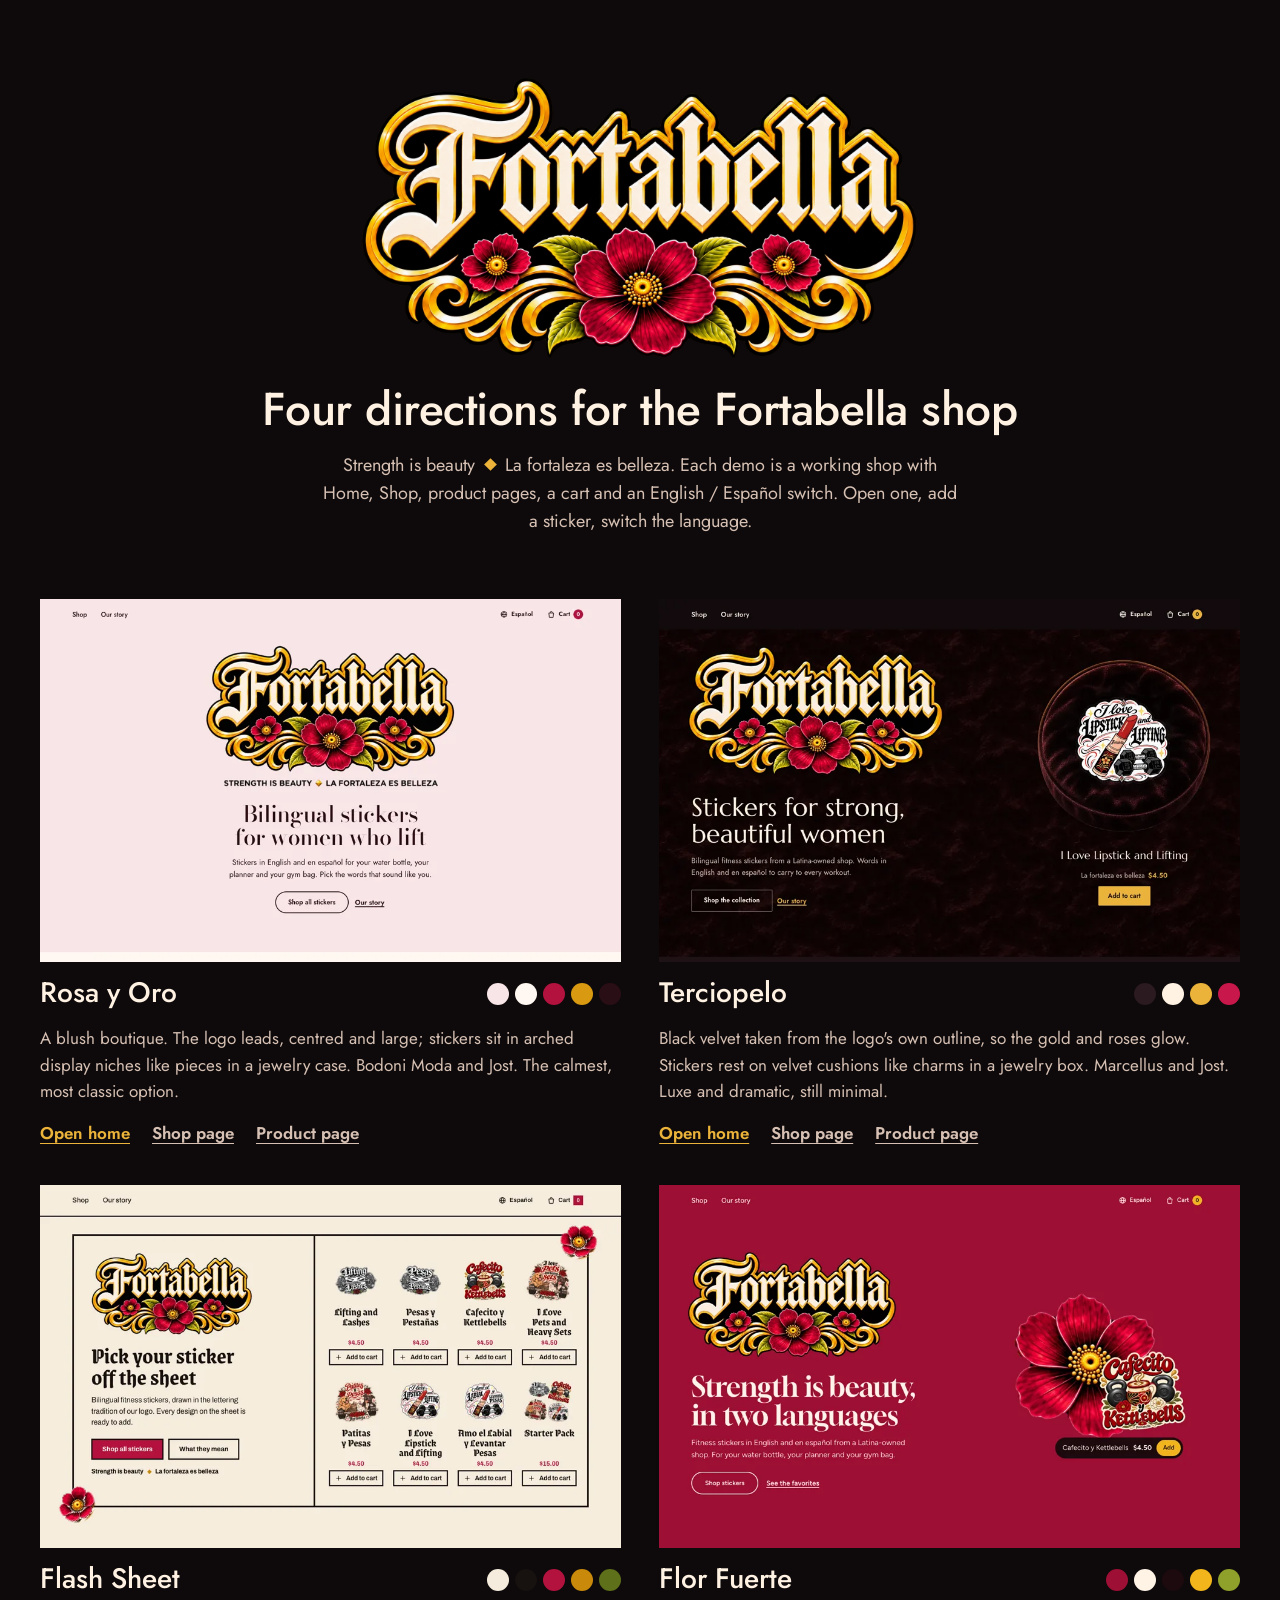
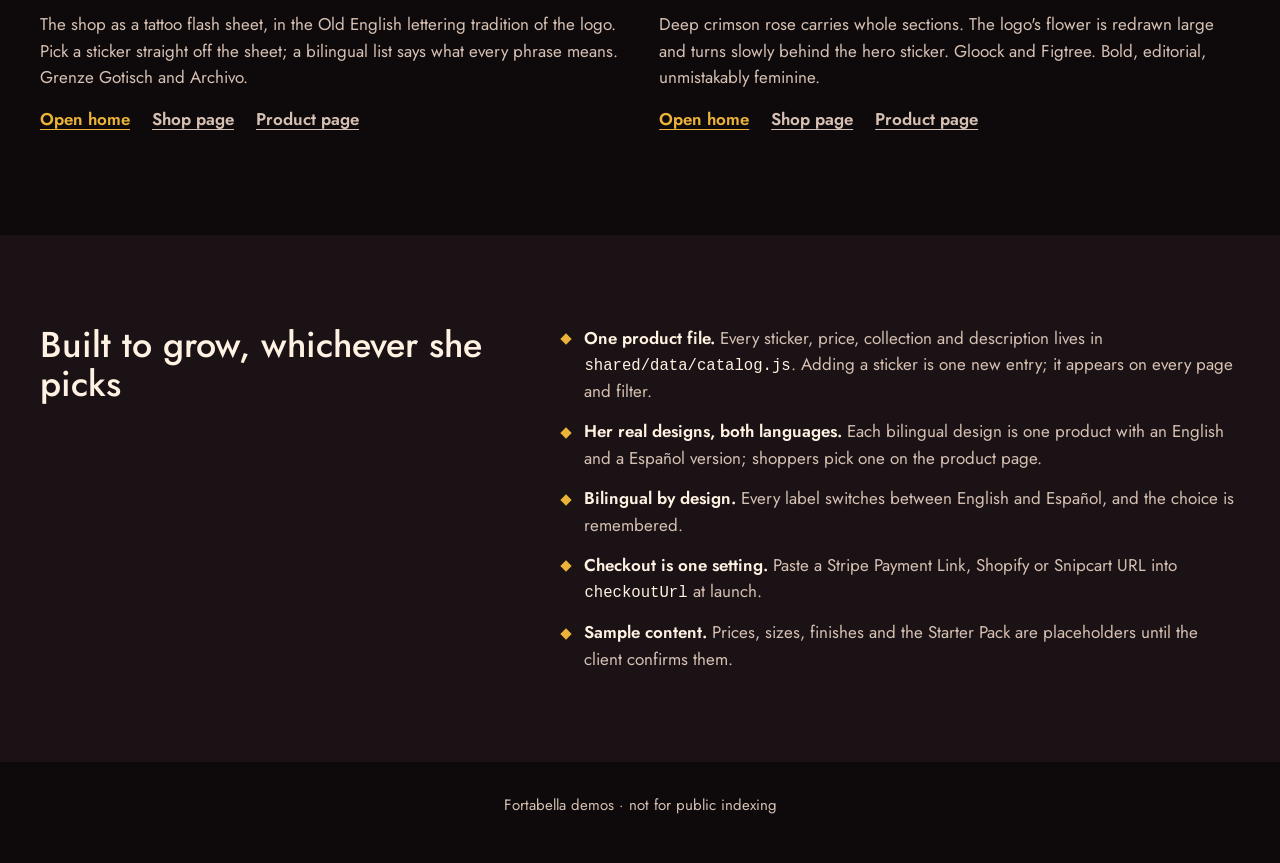
<file: index.html>
<!doctype html>
<html lang="en">
<head>
<meta charset="utf-8">
<meta name="viewport" content="width=device-width, initial-scale=1">
<title>Fortabella · Four directions</title>
<meta name="robots" content="noindex">
<meta name="theme-color" content="#0e0a0b">
<link rel="icon" href="shared/brand/favicon-64.png">
<link rel="preconnect" href="https://fonts.googleapis.com">
<link rel="preconnect" href="https://fonts.gstatic.com" crossorigin>
<link href="https://fonts.googleapis.com/css2?family=Jost:wght@400;500;600;700&display=swap" rel="stylesheet">
<style>
  :root { --ground: #0e0a0b; --surface: #1a1214; --surface-2: #261a1d; --ink: #fff2e2; --ink-soft: #d6c0b3; --gold: #ebb33a; --gutter: clamp(16px, 3.2vw, 40px); }
  * { box-sizing: border-box; }
  body { margin: 0; background: var(--ground); color: var(--ink); font-family: "Jost", system-ui, sans-serif; font-size: 17px; line-height: 1.55; -webkit-font-smoothing: antialiased; }
  img { display: block; max-width: 100%; height: auto; }
  h1, h2, p, ul { margin: 0; padding: 0; }
  ul { list-style: none; }
  a { color: inherit; text-underline-offset: 0.22em; }
  code { font-size: 0.92em; color: var(--ink); }
  ::selection { background: var(--gold); color: var(--ground); }
  :focus-visible { outline: 3px solid var(--gold); outline-offset: 3px; border-radius: 4px; }
  .wrap { max-width: 1360px; margin-inline: auto; padding-inline: var(--gutter); }
  header { padding: clamp(40px, 6vw, 88px) 0 clamp(40px, 5vw, 72px); display: grid; justify-items: center; text-align: center; gap: 18px; }
  .logo { width: min(560px, 84vw); }
  h1 { font-weight: 500; font-size: clamp(32px, 3.6vw, 52px); line-height: 1.05; letter-spacing: -0.01em; }
  .lede { max-width: 58ch; color: var(--ink-soft); font-size: 18px; }
  .gem { display: inline-block; width: 0.5em; height: 0.5em; background: var(--gold); transform: rotate(45deg); margin: 0 0.6em 0.1em; }
  .grid { display: grid; grid-template-columns: repeat(2, minmax(0, 1fr)); gap: clamp(20px, 3vw, 44px); padding-bottom: clamp(64px, 8vw, 120px); }
  .dir { display: grid; gap: 16px; align-content: start; }
  .dir__shot { display: block; aspect-ratio: 16 / 10; overflow: hidden; background: var(--surface); }
  .dir__shot img { width: 100%; height: 100%; object-fit: cover; object-position: top; transition: transform 0.7s cubic-bezier(0.16, 1, 0.3, 1); }
  .dir__shot:hover img { transform: scale(1.03); }
  .dir__head { display: flex; flex-wrap: wrap; justify-content: space-between; align-items: center; gap: 12px; }
  .dir h2 { font-weight: 500; font-size: clamp(26px, 2.2vw, 32px); line-height: 1.1; }
  .chips { display: flex; gap: 6px; }
  .chips span { width: 22px; height: 22px; border-radius: 50%; }
  .dir p { color: var(--ink-soft); max-width: 60ch; }
  .dir__links { display: flex; flex-wrap: wrap; gap: 8px 22px; font-weight: 600; }
  .dir__links a:first-child { color: var(--gold); }
  .shared { background: var(--surface); }
  .shared .wrap { padding-block: clamp(56px, 7vw, 96px); display: grid; grid-template-columns: minmax(0, 0.8fr) minmax(0, 1.2fr); gap: clamp(24px, 5vw, 80px); }
  .shared h2 { font-weight: 500; font-size: clamp(28px, 2.8vw, 40px); line-height: 1.1; }
  .shared ul { display: grid; gap: 14px; }
  .shared li { padding-left: 26px; position: relative; color: var(--ink-soft); }
  .shared li::before { content: ""; position: absolute; left: 4px; top: 0.62em; width: 8px; height: 8px; background: var(--gold); transform: rotate(45deg); }
  .shared strong { color: var(--ink); font-weight: 600; }
  footer { padding: 32px 0 48px; color: var(--ink-soft); font-size: 15px; text-align: center; }
  @media (max-width: 820px) { .grid, .shared .wrap { grid-template-columns: 1fr; } }
</style>
</head>
<body>
<header class="wrap">
  <img class="logo" src="shared/brand/logo-mark.webp" width="1526" height="792" alt="Fortabella">
  <h1>Four directions for the Fortabella shop</h1>
  <p class="lede">Strength is beauty<span class="gem" aria-hidden="true"></span>La fortaleza es belleza. Each demo is a working shop with Home, Shop, product pages, a cart and an English / Español switch. Open one, add a sticker, switch the language.</p>
</header>

<main class="wrap">
  <ul class="grid">
    <li class="dir">
      <a class="dir__shot" href="1-rosa-y-oro/index.html"><img src="shared/thumbs/1-rosa-y-oro.webp" width="960" height="600" alt="Rosa y Oro home page: the logo centred on blush pink above the headline"></a>
      <div class="dir__head"><h2>Rosa y Oro</h2><span class="chips" aria-hidden="true"><span style="background:#f8e5e7"></span><span style="background:#fff8f2"></span><span style="background:#b3123e"></span><span style="background:#d99a12"></span><span style="background:#2a0e15"></span></span></div>
      <p>A blush boutique. The logo leads, centred and large; stickers sit in arched display niches like pieces in a jewelry case. Bodoni Moda and Jost. The calmest, most classic option.</p>
      <p class="dir__links"><a href="1-rosa-y-oro/index.html">Open home</a><a href="1-rosa-y-oro/shop.html">Shop page</a><a href="1-rosa-y-oro/product.html?id=lifting-and-lashes">Product page</a></p>
    </li>
    <li class="dir">
      <a class="dir__shot" href="2-terciopelo/index.html"><img src="shared/thumbs/2-terciopelo.webp" width="960" height="600" alt="Terciopelo home page: the logo glowing on black velvet beside one sticker on a velvet disc"></a>
      <div class="dir__head"><h2>Terciopelo</h2><span class="chips" aria-hidden="true"><span style="background:#2b1a1f"></span><span style="background:#fff2e2"></span><span style="background:#ebb33a"></span><span style="background:#c8174a"></span></span></div>
      <p>Black velvet taken from the logo's own outline, so the gold and roses glow. Stickers rest on velvet cushions like charms in a jewelry box. Marcellus and Jost. Luxe and dramatic, still minimal.</p>
      <p class="dir__links"><a href="2-terciopelo/index.html">Open home</a><a href="2-terciopelo/shop.html">Shop page</a><a href="2-terciopelo/product.html?id=lipstick-and-lifting">Product page</a></p>
    </li>
    <li class="dir">
      <a class="dir__shot" href="3-flash-sheet/index.html"><img src="shared/thumbs/3-flash-sheet.webp" width="960" height="600" alt="Flash Sheet home page: a framed tattoo flash sheet holding the logo and eight stickers with prices"></a>
      <div class="dir__head"><h2>Flash Sheet</h2><span class="chips" aria-hidden="true"><span style="background:#f5ecdd"></span><span style="background:#17110f"></span><span style="background:#b3123e"></span><span style="background:#c98a0b"></span><span style="background:#5e7019"></span></span></div>
      <p>The shop as a tattoo flash sheet, in the Old English lettering tradition of the logo. Pick a sticker straight off the sheet; a bilingual list says what every phrase means. Grenze Gotisch and Archivo.</p>
      <p class="dir__links"><a href="3-flash-sheet/index.html">Open home</a><a href="3-flash-sheet/shop.html">Shop page</a><a href="3-flash-sheet/product.html?id=pets-and-heavy-sets">Product page</a></p>
    </li>
    <li class="dir">
      <a class="dir__shot" href="4-flor-fuerte/index.html"><img src="shared/thumbs/4-flor-fuerte.webp" width="960" height="600" alt="Flor Fuerte home page: the logo on crimson beside the logo's flower redrawn large"></a>
      <div class="dir__head"><h2>Flor Fuerte</h2><span class="chips" aria-hidden="true"><span style="background:#9e0f35"></span><span style="background:#fff3e6"></span><span style="background:#1c0a0e"></span><span style="background:#f2b51c"></span><span style="background:#8fa12a"></span></span></div>
      <p>Deep crimson rose carries whole sections. The logo's flower is redrawn large and turns slowly behind the hero sticker. Gloock and Figtree. Bold, editorial, unmistakably feminine.</p>
      <p class="dir__links"><a href="4-flor-fuerte/index.html">Open home</a><a href="4-flor-fuerte/shop.html">Shop page</a><a href="4-flor-fuerte/product.html?id=cafecito-y-kettlebells">Product page</a></p>
    </li>
  </ul>
</main>

<section class="shared" aria-labelledby="shared-title">
  <div class="wrap">
    <h2 id="shared-title">Built to grow, whichever she picks</h2>
    <ul>
      <li><strong>One product file.</strong> Every sticker, price, collection and description lives in <code>shared/data/catalog.js</code>. Adding a sticker is one new entry; it appears on every page and filter.</li>
      <li><strong>Her real designs, both languages.</strong> Each bilingual design is one product with an English and a Español version; shoppers pick one on the product page.</li>
      <li><strong>Bilingual by design.</strong> Every label switches between English and Español, and the choice is remembered.</li>
      <li><strong>Checkout is one setting.</strong> Paste a Stripe Payment Link, Shopify or Snipcart URL into <code>checkoutUrl</code> at launch.</li>
      <li><strong>Sample content.</strong> Prices, sizes, finishes and the Starter Pack are placeholders until the client confirms them.</li>
    </ul>
  </div>
</section>

<footer class="wrap">Fortabella demos · not for public indexing</footer>
</body>
</html>
</file>
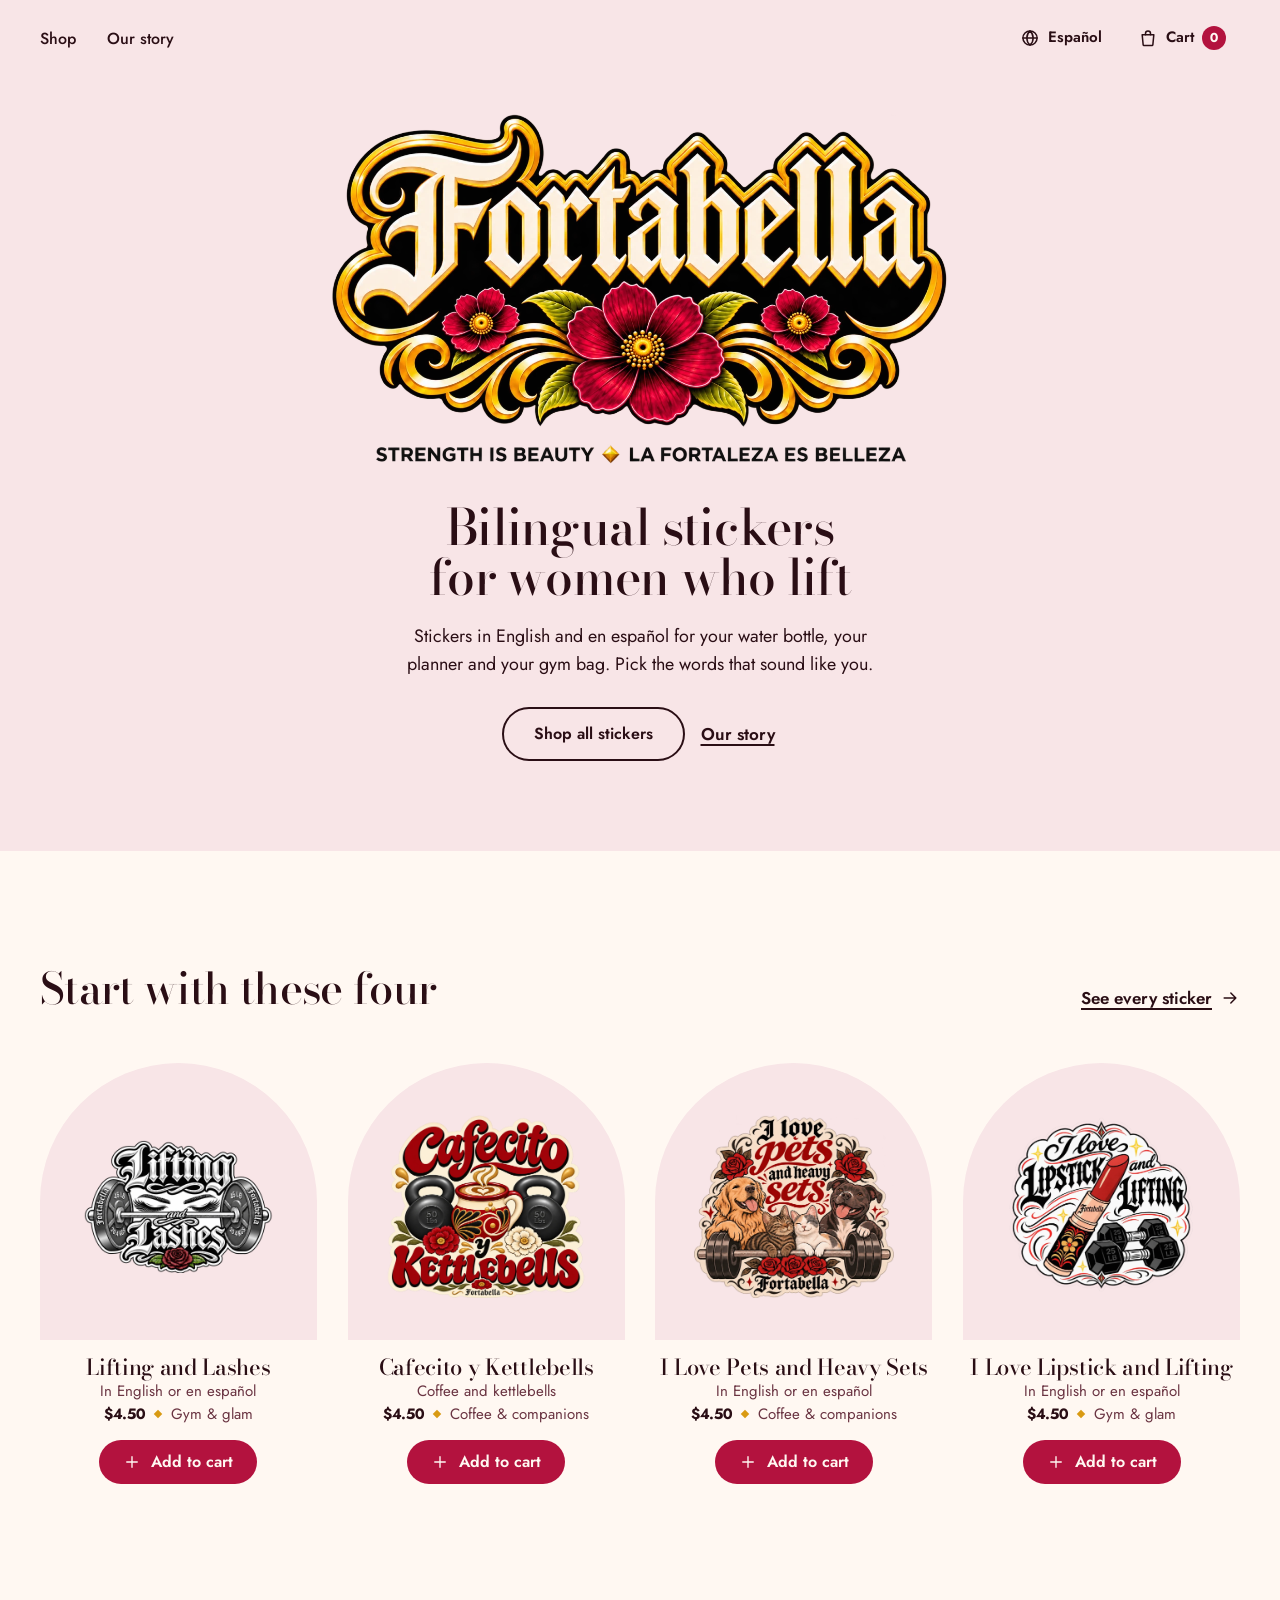
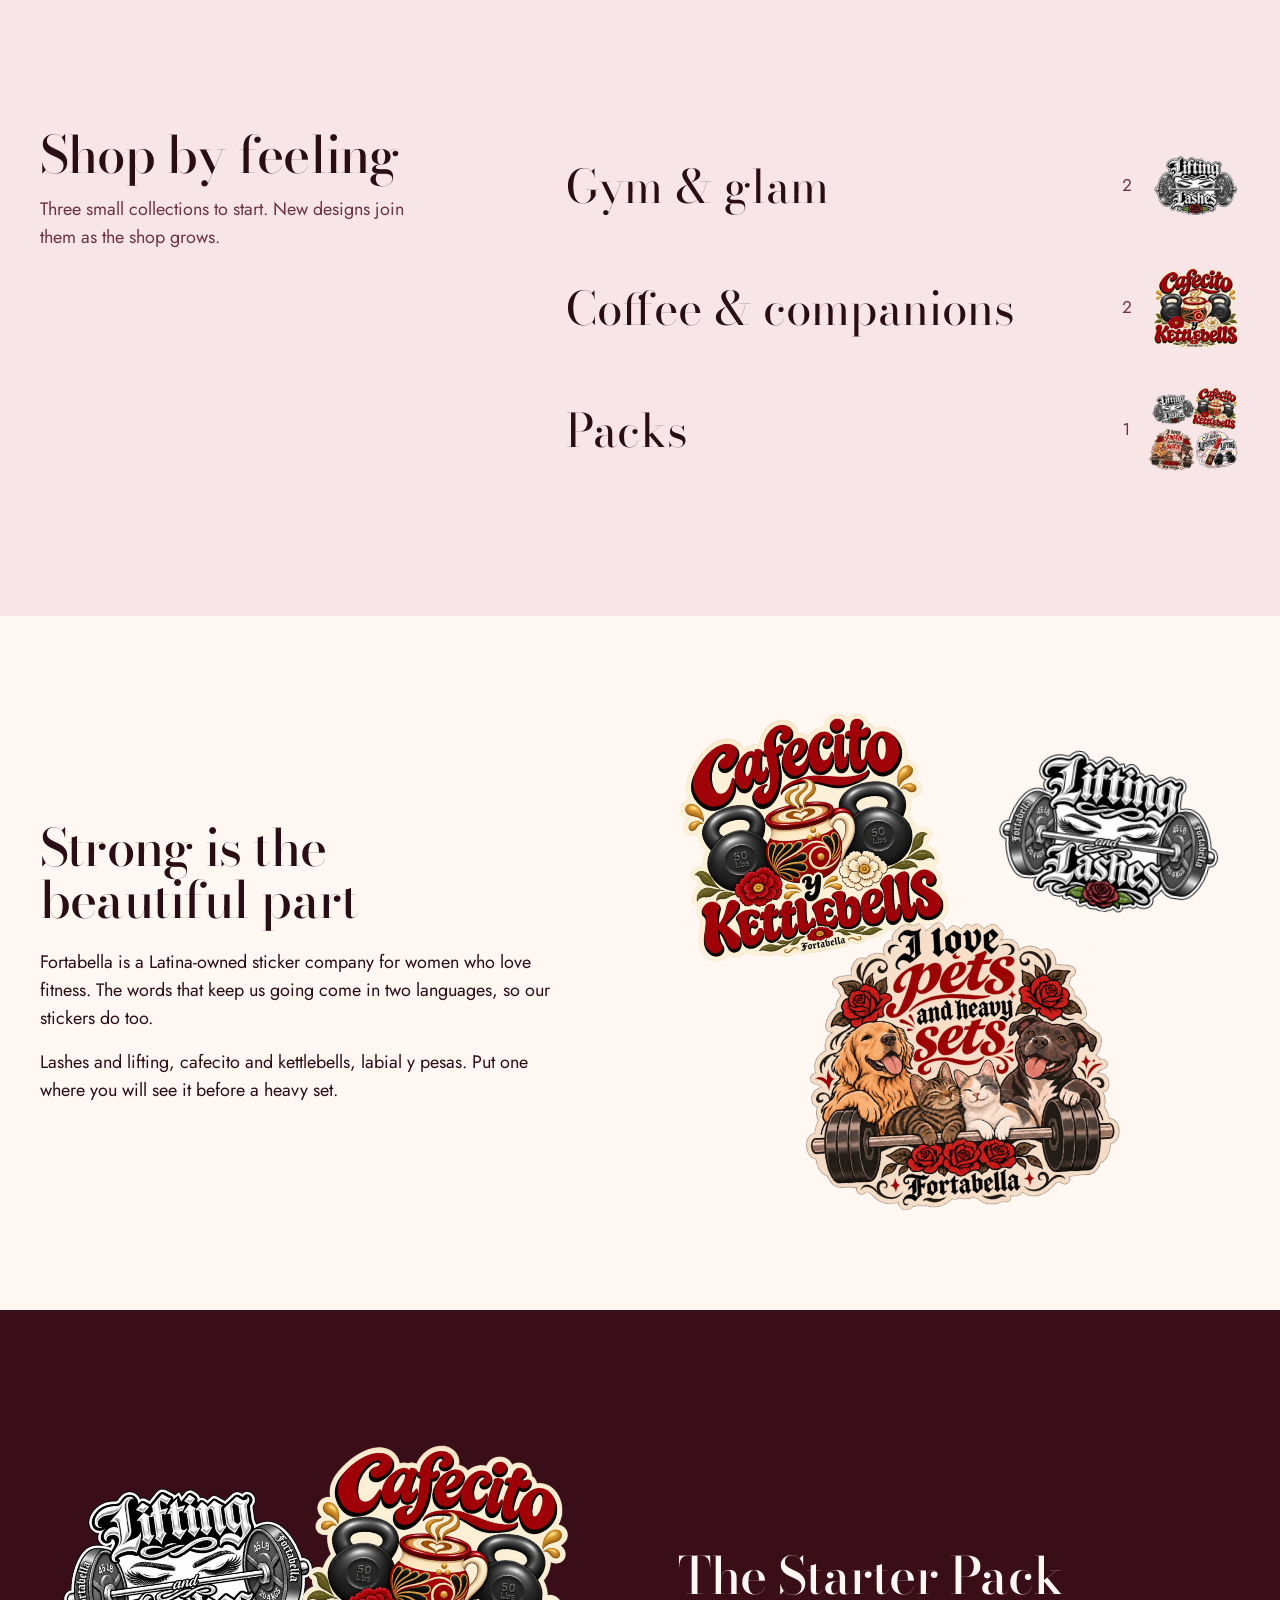
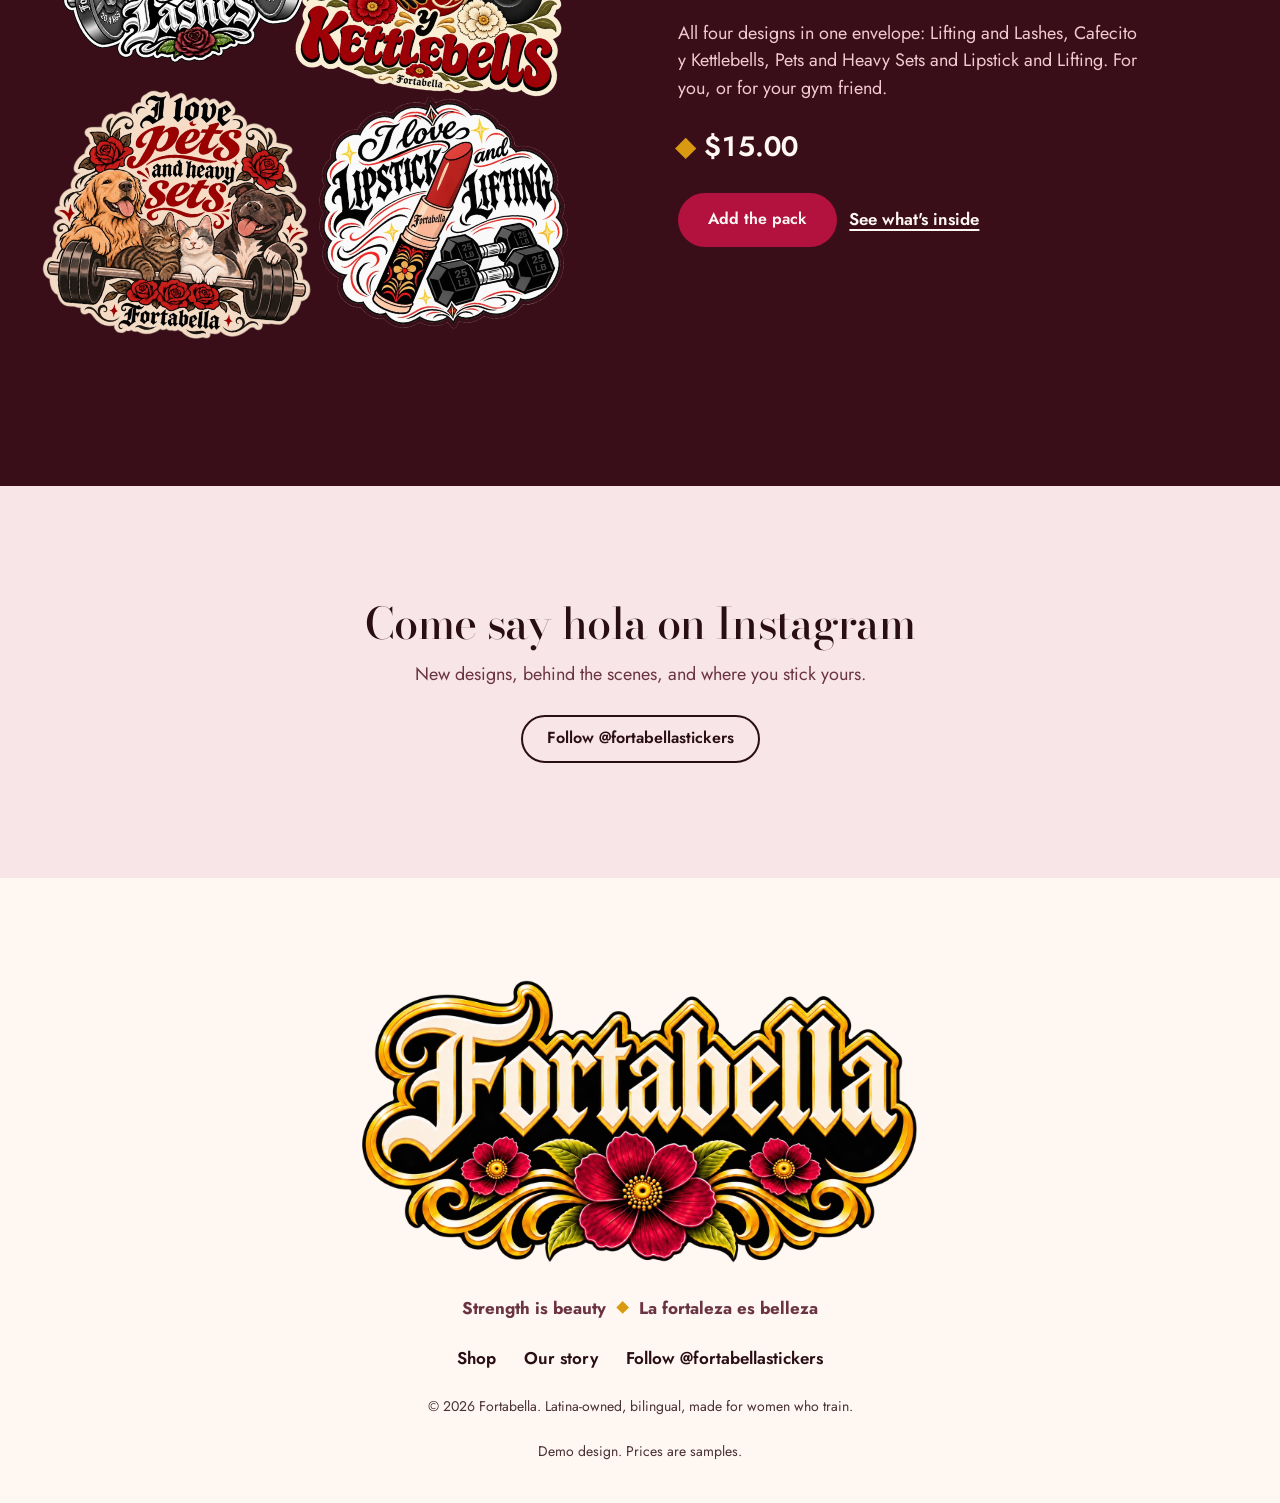
<file: 1-rosa-y-oro/index.html>
<!doctype html>
<html lang="en">
<head>
<meta charset="utf-8">
<meta name="viewport" content="width=device-width, initial-scale=1">
<title>Fortabella · Bilingual stickers for women who lift</title>
<meta name="description" content="Fortabella is a Latina-owned, bilingual sticker shop for women who love fitness. Strength is beauty. La fortaleza es belleza.">
<meta name="robots" content="noindex">
<meta name="theme-color" content="#f8e5e7">
<link rel="icon" href="../shared/brand/favicon-64.png">
<link rel="preconnect" href="https://fonts.googleapis.com">
<link rel="preconnect" href="https://fonts.gstatic.com" crossorigin>
<link href="https://fonts.googleapis.com/css2?family=Bodoni+Moda:opsz,wght@6..96,500;6..96,600&family=Jost:wght@400;500;600;700&family=Montserrat:wght@800&family=UnifrakturMaguntia&display=swap" rel="stylesheet">
<link rel="stylesheet" href="../shared/css/core.css">
<link rel="stylesheet" href="theme.css">
<script src="../shared/data/catalog.js"></script>
<script>
window.PAGE_COPY = {
  en: {
    "hero.title": "Bilingual stickers for women who lift",
    "hero.sub": "Stickers in English and en español for your water bottle, your planner and your gym bag. Pick the words that sound like you.",
    "hero.cta": "Shop all stickers",
    "hero.story": "Our story",
    "case.title": "Start with these four",
    "case.link": "See every sticker",
    "feel.title": "Shop by feeling",
    "feel.sub": "Three small collections to start. New designs join them as the shop grows.",
    "story.title": "Strong is the beautiful part",
    "story.p1": "Fortabella is a Latina-owned sticker company for women who love fitness. The words that keep us going come in two languages, so our stickers do too.",
    "story.p2": "Lashes and lifting, cafecito and kettlebells, labial y pesas. Put one where you will see it before a heavy set.",
    "pack.title": "The Starter Pack",
    "pack.sub": "All four designs in one envelope: Lifting and Lashes, Cafecito y Kettlebells, Pets and Heavy Sets and Lipstick and Lifting. For you, or for your gym friend.",
    "pack.cta": "Add the pack",
    "pack.more": "See what's inside",
    "ig.title": "Come say hola on Instagram",
    "ig.sub": "New designs, behind the scenes, and where you stick yours.",
    "ig.cta": "Follow @fortabellastickers"
  },
  es: {
    "hero.title": "Stickers bilingües para mujeres que entrenan",
    "hero.sub": "Stickers en español y in English para tu botella, tu agenda y tu mochila del gym. Elige las palabras que suenan a ti.",
    "hero.cta": "Ver todos los stickers",
    "hero.story": "Nuestra historia",
    "case.title": "Empieza con estos cuatro",
    "case.link": "Ver todos los stickers",
    "feel.title": "Compra por sentimiento",
    "feel.sub": "Tres colecciones pequeñas para empezar. Los diseños nuevos se suman mientras la tienda crece.",
    "story.title": "Ser fuerte es lo más bello",
    "story.p1": "Fortabella es una compañía de stickers de una Latina, para mujeres que aman el fitness. Las palabras que nos impulsan vienen en dos idiomas, y nuestros stickers también.",
    "story.p2": "Pestañas y pesas, cafecito y kettlebells, labial y pesas. Pon uno donde lo veas antes de una serie pesada.",
    "pack.title": "El Paquete Inicial",
    "pack.sub": "Los cuatro diseños en un sobre: Pesas y Pestañas, Cafecito y Kettlebells, Patitas y Pesas y Amo el Labial y Levantar Pesas. Para ti, o para tu amiga del gym.",
    "pack.cta": "Agregar el paquete",
    "pack.more": "Ver qué incluye",
    "ig.title": "Ven a saludarnos en Instagram",
    "ig.sub": "Diseños nuevos, detrás de cámaras, y dónde pegas los tuyos.",
    "ig.cta": "Síguenos @fortabellastickers"
  }
};
</script>
</head>
<body data-demo="rosa" data-page="home">
<div data-site-header></div>

<main id="main">
  <section class="hero" data-hero aria-labelledby="hero-title">
    <div class="hero__logo" data-hero-logo>
      <img src="../shared/brand/logo-lockup.webp" width="1200" height="685" alt="Fortabella. Strength is beauty, la fortaleza es belleza" fetchpriority="high">
    </div>
    <h1 id="hero-title" class="hero__title" data-i18n="hero.title">Bilingual stickers for women who lift</h1>
    <p class="hero__sub" data-i18n="hero.sub">Stickers in English and en español for your water bottle, your planner and your gym bag.</p>
    <div class="hero__actions">
      <a class="btn btn--ghost" href="shop.html" data-i18n="hero.cta">Shop all stickers</a>
      <a class="hero__link" href="#story" data-i18n="hero.story">Our story</a>
    </div>
  </section>

  <section class="case" aria-labelledby="case-title">
    <div class="wrap">
      <div class="case__head">
        <h2 id="case-title" class="case__title" data-i18n="case.title">Start with these four</h2>
        <a class="case__link" href="shop.html"><span data-i18n="case.link">See every sticker</span>
          <svg class="icon" viewBox="0 0 24 24" aria-hidden="true"><path d="M5 12h14M13 6l6 6-6 6"/></svg></a>
      </div>
      <ul class="grid" data-products data-filter="featured" data-limit="4" data-heading="h3"></ul>
    </div>
  </section>

  <section class="feel" aria-labelledby="feel-title">
    <div class="wrap feel__grid">
      <div>
        <h2 id="feel-title" class="feel__title" data-i18n="feel.title">Shop by feeling</h2>
        <p class="feel__sub" data-i18n="feel.sub">Three small collections to start.</p>
      </div>
      <ul class="feel__list" data-categories></ul>
    </div>
  </section>

  <section class="story" id="story" aria-labelledby="story-title">
    <div class="wrap story__grid">
      <div>
        <h2 id="story-title" class="story__title" data-i18n="story.title">Strong is the beautiful part</h2>
        <div class="story__text">
          <p data-i18n="story.p1">Fortabella is a Latina-owned sticker company for women who love fitness.</p>
          <p data-i18n="story.p2">Lashes and lifting, cafecito and kettlebells, labial y pesas.</p>
        </div>
      </div>
      <div class="story__collage" data-art="cafecito-y-kettlebells,lifting-and-lashes,pets-and-heavy-sets"></div>
    </div>
  </section>

  <section class="pack" aria-labelledby="pack-title">
    <div class="wrap pack__grid">
      <div class="pack__art" data-art="paquete-inicial"></div>
      <div>
        <h2 id="pack-title" class="pack__title" data-i18n="pack.title">The Starter Pack</h2>
        <p class="pack__sub" data-i18n="pack.sub">Three favorites in one envelope.</p>
        <p class="pack__price"><span class="gem" aria-hidden="true"></span><span data-price="paquete-inicial"></span></p>
        <div class="pack__actions">
          <button class="btn btn--primary" type="button" data-add="paquete-inicial"><span data-i18n="pack.cta">Add the pack</span></button>
          <a class="pack__more" href="product.html?id=paquete-inicial" data-i18n="pack.more">See what's inside</a>
        </div>
      </div>
    </div>
  </section>

  <section class="ig" aria-labelledby="ig-title">
    <div class="wrap">
      <h2 id="ig-title" class="ig__title" data-i18n="ig.title">Come say hola on Instagram</h2>
      <p class="ig__sub" data-i18n="ig.sub">New designs, behind the scenes, and where you stick yours.</p>
      <a class="btn btn--ghost" href="https://www.instagram.com/fortabellastickers" target="_blank" rel="noopener" data-i18n="ig.cta">Follow @fortabellastickers</a>
    </div>
  </section>
</main>

<div data-site-footer></div>
<script src="../shared/js/store.js"></script>
</body>
</html>
</file>
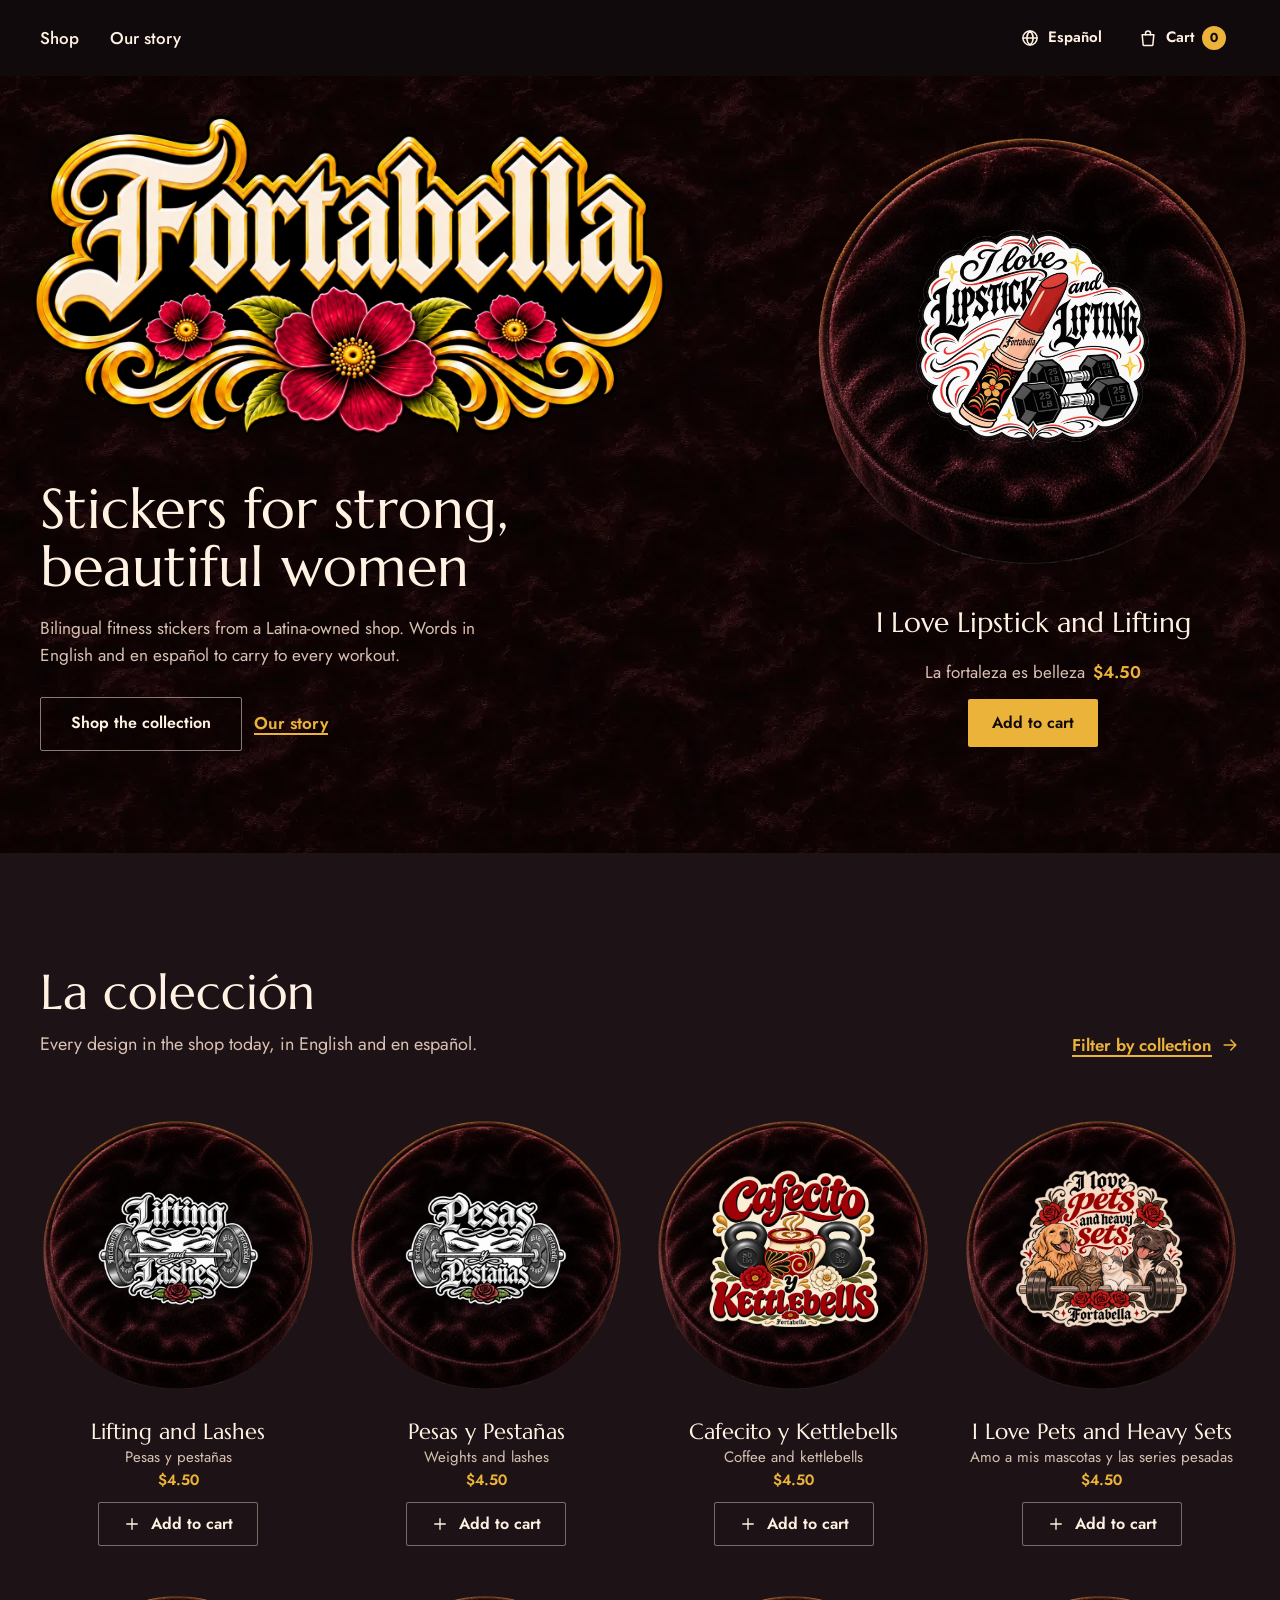
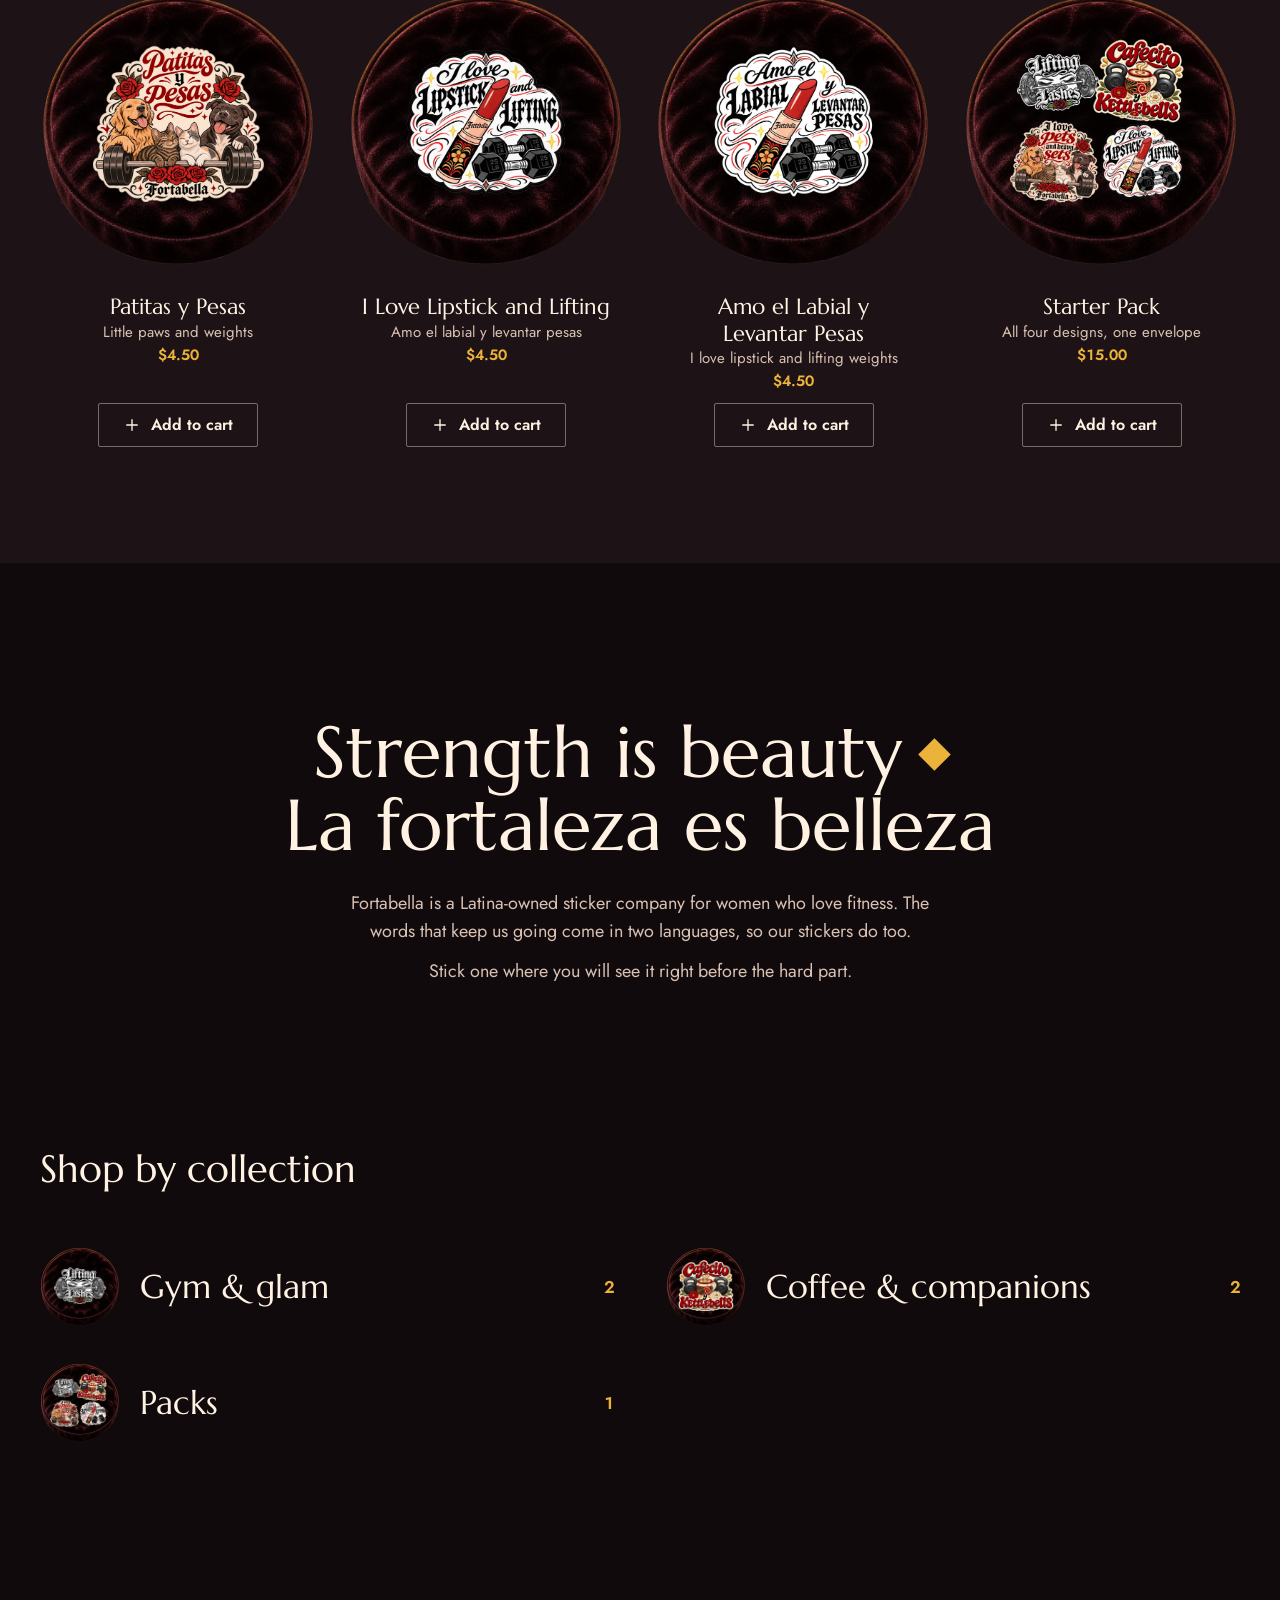
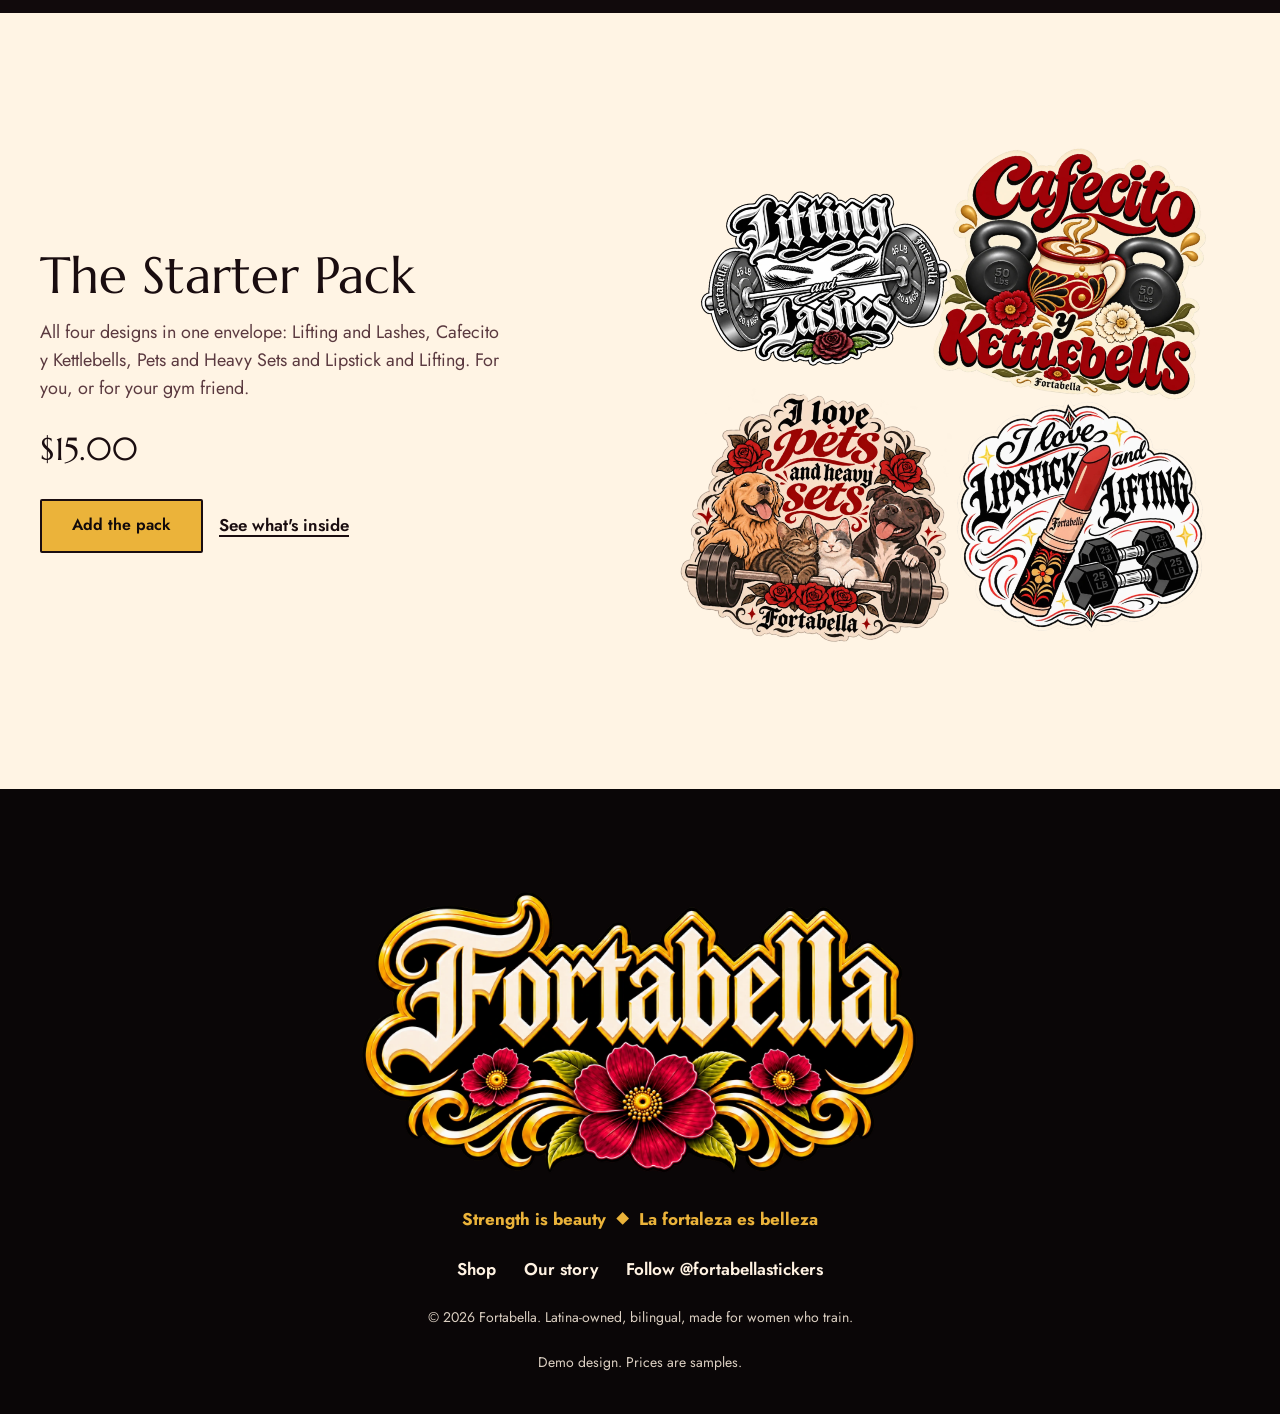
<file: 2-terciopelo/index.html>
<!doctype html>
<html lang="en">
<head>
<meta charset="utf-8">
<meta name="viewport" content="width=device-width, initial-scale=1">
<title>Fortabella · Stickers for strong, beautiful women</title>
<meta name="description" content="Fortabella is a Latina-owned, bilingual sticker shop for women who love fitness. Strength is beauty. La fortaleza es belleza.">
<meta name="robots" content="noindex">
<meta name="theme-color" content="#110a0c">
<link rel="icon" href="../shared/brand/favicon-64.png">
<link rel="preconnect" href="https://fonts.googleapis.com">
<link rel="preconnect" href="https://fonts.gstatic.com" crossorigin>
<link href="https://fonts.googleapis.com/css2?family=Marcellus&family=Jost:wght@400;500;600;700&family=Montserrat:wght@800&family=UnifrakturMaguntia&display=swap" rel="stylesheet">
<link rel="stylesheet" href="../shared/css/core.css">
<link rel="stylesheet" href="theme.css">
<script src="../shared/data/catalog.js"></script>
<script>
window.PAGE_COPY = {
  en: {
    "hero.title": "Stickers for strong, beautiful women",
    "hero.sub": "Bilingual fitness stickers from a Latina-owned shop. Words in English and en español to carry to every workout.",
    "hero.cta": "Shop the collection",
    "hero.more": "Our story",
    "charm.add": "Add to cart",
    "coll.title": "La colección",
    "coll.sub": "Every design in the shop today, in English and en español.",
    "coll.link": "Filter by collection",
    "vow.a": "Strength is beauty",
    "vow.b": "La fortaleza es belleza",
    "vow.p1": "Fortabella is a Latina-owned sticker company for women who love fitness. The words that keep us going come in two languages, so our stickers do too.",
    "vow.p2": "Stick one where you will see it right before the hard part.",
    "trays.title": "Shop by collection",
    "pack.title": "The Starter Pack",
    "pack.sub": "All four designs in one envelope: Lifting and Lashes, Cafecito y Kettlebells, Pets and Heavy Sets and Lipstick and Lifting. For you, or for your gym friend.",
    "pack.cta": "Add the pack",
    "pack.more": "See what's inside"
  },
  es: {
    "hero.title": "Stickers para mujeres fuertes y bellas",
    "hero.sub": "Stickers bilingües de fitness, de una tienda de una Latina. Palabras en español y in English para llevar a cada entrenamiento.",
    "hero.cta": "Ver la colección",
    "hero.more": "Nuestra historia",
    "charm.add": "Agregar",
    "coll.title": "La colección",
    "coll.sub": "Todos los diseños de la tienda hoy, en español y in English.",
    "coll.link": "Filtrar por colección",
    "vow.a": "Strength is beauty",
    "vow.b": "La fortaleza es belleza",
    "vow.p1": "Fortabella es una compañía de stickers de una Latina, para mujeres que aman el fitness. Las palabras que nos impulsan vienen en dos idiomas, y nuestros stickers también.",
    "vow.p2": "Pega uno donde lo veas justo antes de la parte difícil.",
    "trays.title": "Compra por colección",
    "pack.title": "El Paquete Inicial",
    "pack.sub": "Los cuatro diseños en un sobre: Pesas y Pestañas, Cafecito y Kettlebells, Patitas y Pesas y Amo el Labial y Levantar Pesas. Para ti, o para tu amiga del gym.",
    "pack.cta": "Agregar el paquete",
    "pack.more": "Ver qué incluye"
  }
};
</script>
</head>
<body data-demo="terciopelo" data-page="home">
<div data-site-header></div>

<main id="main">
  <section class="hero" data-hero aria-labelledby="hero-title">
    <div class="wrap hero__grid">
      <div>
        <div class="hero__logo" data-hero-logo>
          <img src="../shared/brand/logo-mark.webp" width="1526" height="792" alt="Fortabella" fetchpriority="high">
        </div>
        <h1 id="hero-title" class="hero__title" data-i18n="hero.title">Stickers for strong, beautiful women</h1>
        <p class="hero__sub" data-i18n="hero.sub">Bilingual fitness stickers from a Latina-owned shop.</p>
        <div class="hero__actions">
          <a class="btn btn--outline" href="shop.html" data-i18n="hero.cta">Shop the collection</a>
          <a class="hero__more" href="#story" data-i18n="hero.more">Our story</a>
        </div>
      </div>
      <div class="charm">
        <a class="charm__disc" href="product.html?id=lipstick-and-lifting" aria-label="I Love Lipstick and Lifting" data-art="lipstick-and-lifting"></a>
        <p class="charm__name" data-name="lipstick-and-lifting">I Love Lipstick and Lifting</p>
        <p class="charm__meta"><span data-i18n="vow.b">La fortaleza es belleza</span><strong data-price="lipstick-and-lifting"></strong></p>
        <button class="btn btn--gold" type="button" data-add="lipstick-and-lifting"><span data-i18n="charm.add">Add to cart</span></button>
      </div>
    </div>
  </section>

  <section class="coll" aria-labelledby="coll-title">
    <div class="wrap">
      <div class="coll__head">
        <div>
          <h2 id="coll-title" class="coll__title" data-i18n="coll.title">La colección</h2>
          <p class="coll__sub" data-i18n="coll.sub">Every design in the shop today, in English and en español.</p>
        </div>
        <a class="coll__link" href="shop.html"><span data-i18n="coll.link">Filter by collection</span>
          <svg class="icon" viewBox="0 0 24 24" aria-hidden="true"><path d="M5 12h14M13 6l6 6-6 6"/></svg></a>
      </div>
      <ul class="grid" data-products data-filter="all" data-limit="8" data-heading="h3" data-split></ul>
    </div>
  </section>

  <section class="vow" id="story" aria-labelledby="vow-title">
    <div class="wrap">
      <h2 id="vow-title" class="vow__title"><span data-i18n="vow.a">Strength is beauty</span><span class="gem" aria-hidden="true"></span><span data-i18n="vow.b" lang="es">La fortaleza es belleza</span></h2>
      <p class="vow__text" data-i18n="vow.p1">Fortabella is a Latina-owned sticker company for women who love fitness.</p>
      <p class="vow__text" data-i18n="vow.p2">Stick one where you will see it right before the hard part.</p>
    </div>
  </section>

  <section class="trays" aria-labelledby="trays-title">
    <div class="wrap">
      <h2 id="trays-title" class="trays__title" data-i18n="trays.title">Shop by collection</h2>
      <ul class="trays__list" data-categories></ul>
    </div>
  </section>

  <section class="pack" aria-labelledby="pack-title">
    <div class="wrap pack__grid">
      <div>
        <h2 id="pack-title" class="pack__title" data-i18n="pack.title">The Starter Pack</h2>
        <p class="pack__sub" data-i18n="pack.sub">Three favorites in one envelope.</p>
        <p class="pack__price" data-price="paquete-inicial"></p>
        <div class="pack__actions">
          <button class="btn btn--primary" type="button" data-add="paquete-inicial"><span data-i18n="pack.cta">Add the pack</span></button>
          <a class="pack__more" href="product.html?id=paquete-inicial" data-i18n="pack.more">See what's inside</a>
        </div>
      </div>
      <div class="pack__art" data-art="paquete-inicial"></div>
    </div>
  </section>
</main>

<div data-site-footer></div>
<script src="../shared/js/store.js"></script>
</body>
</html>
</file>
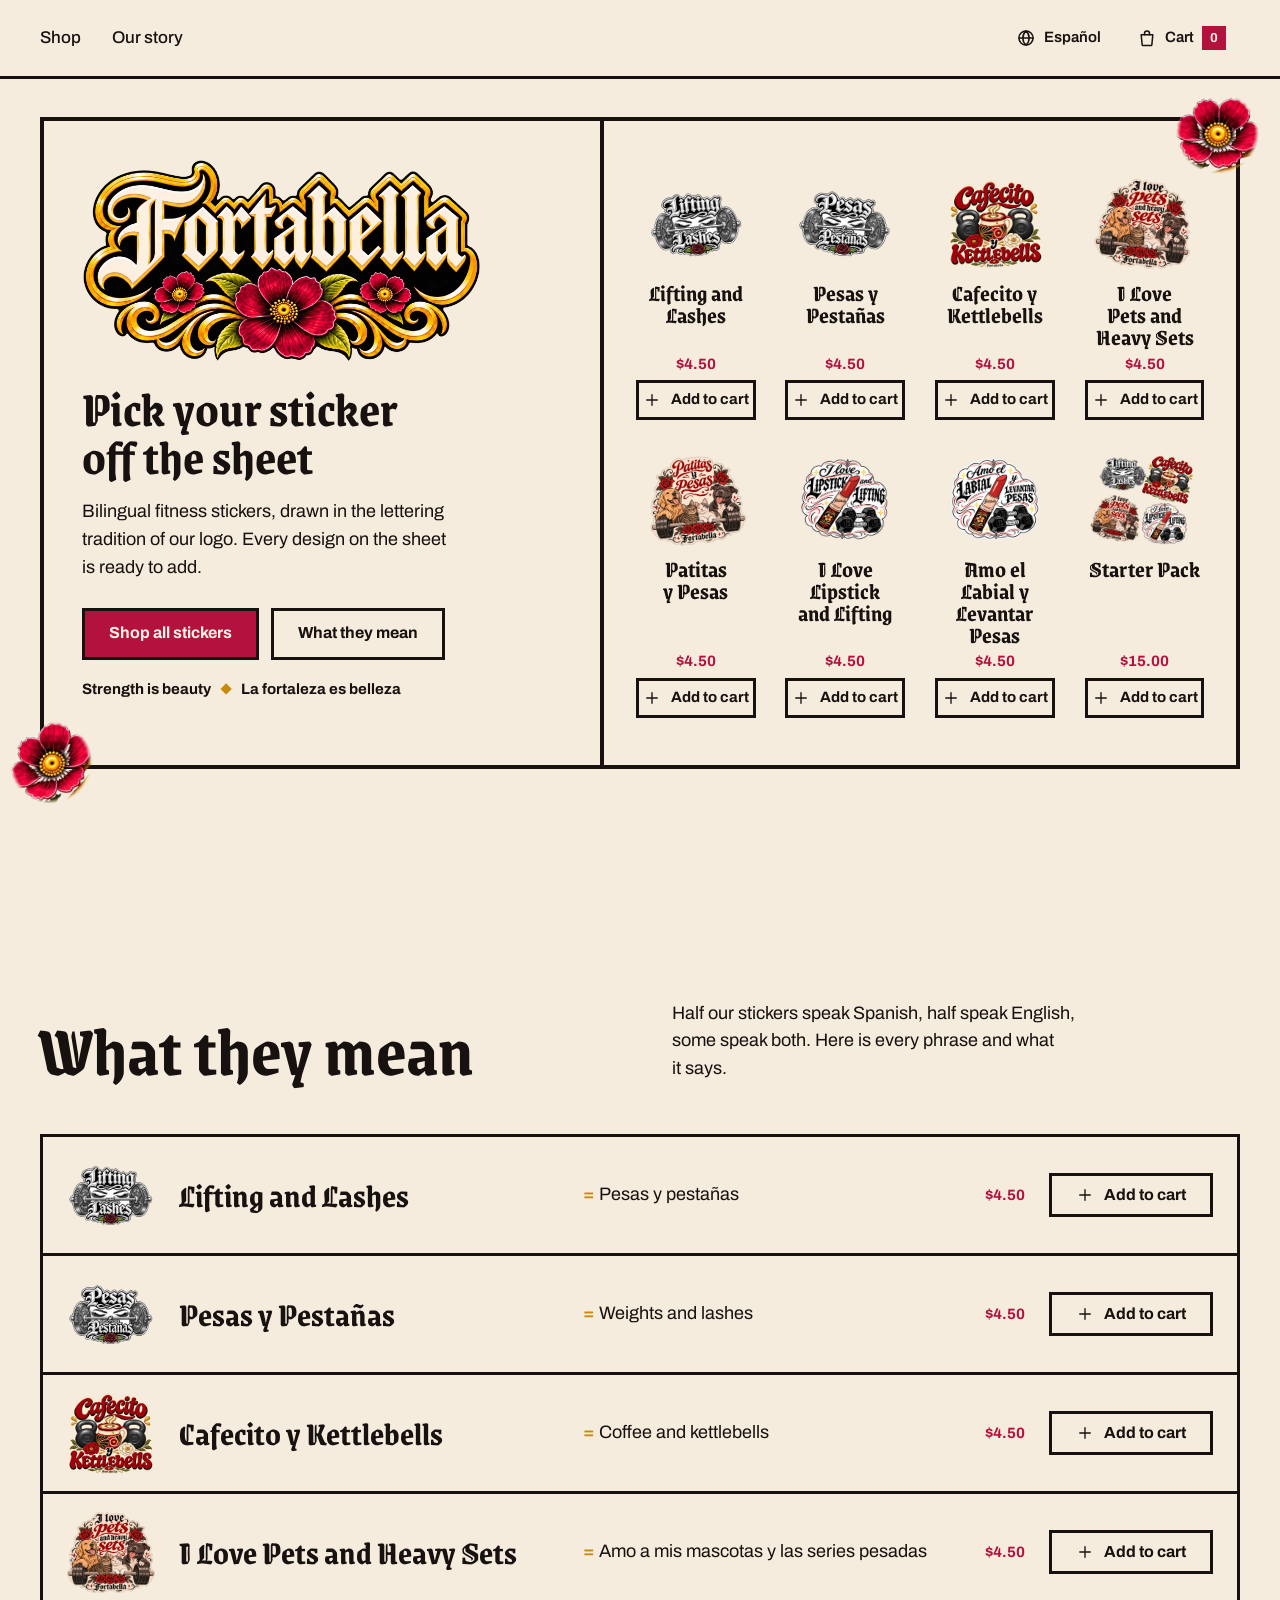
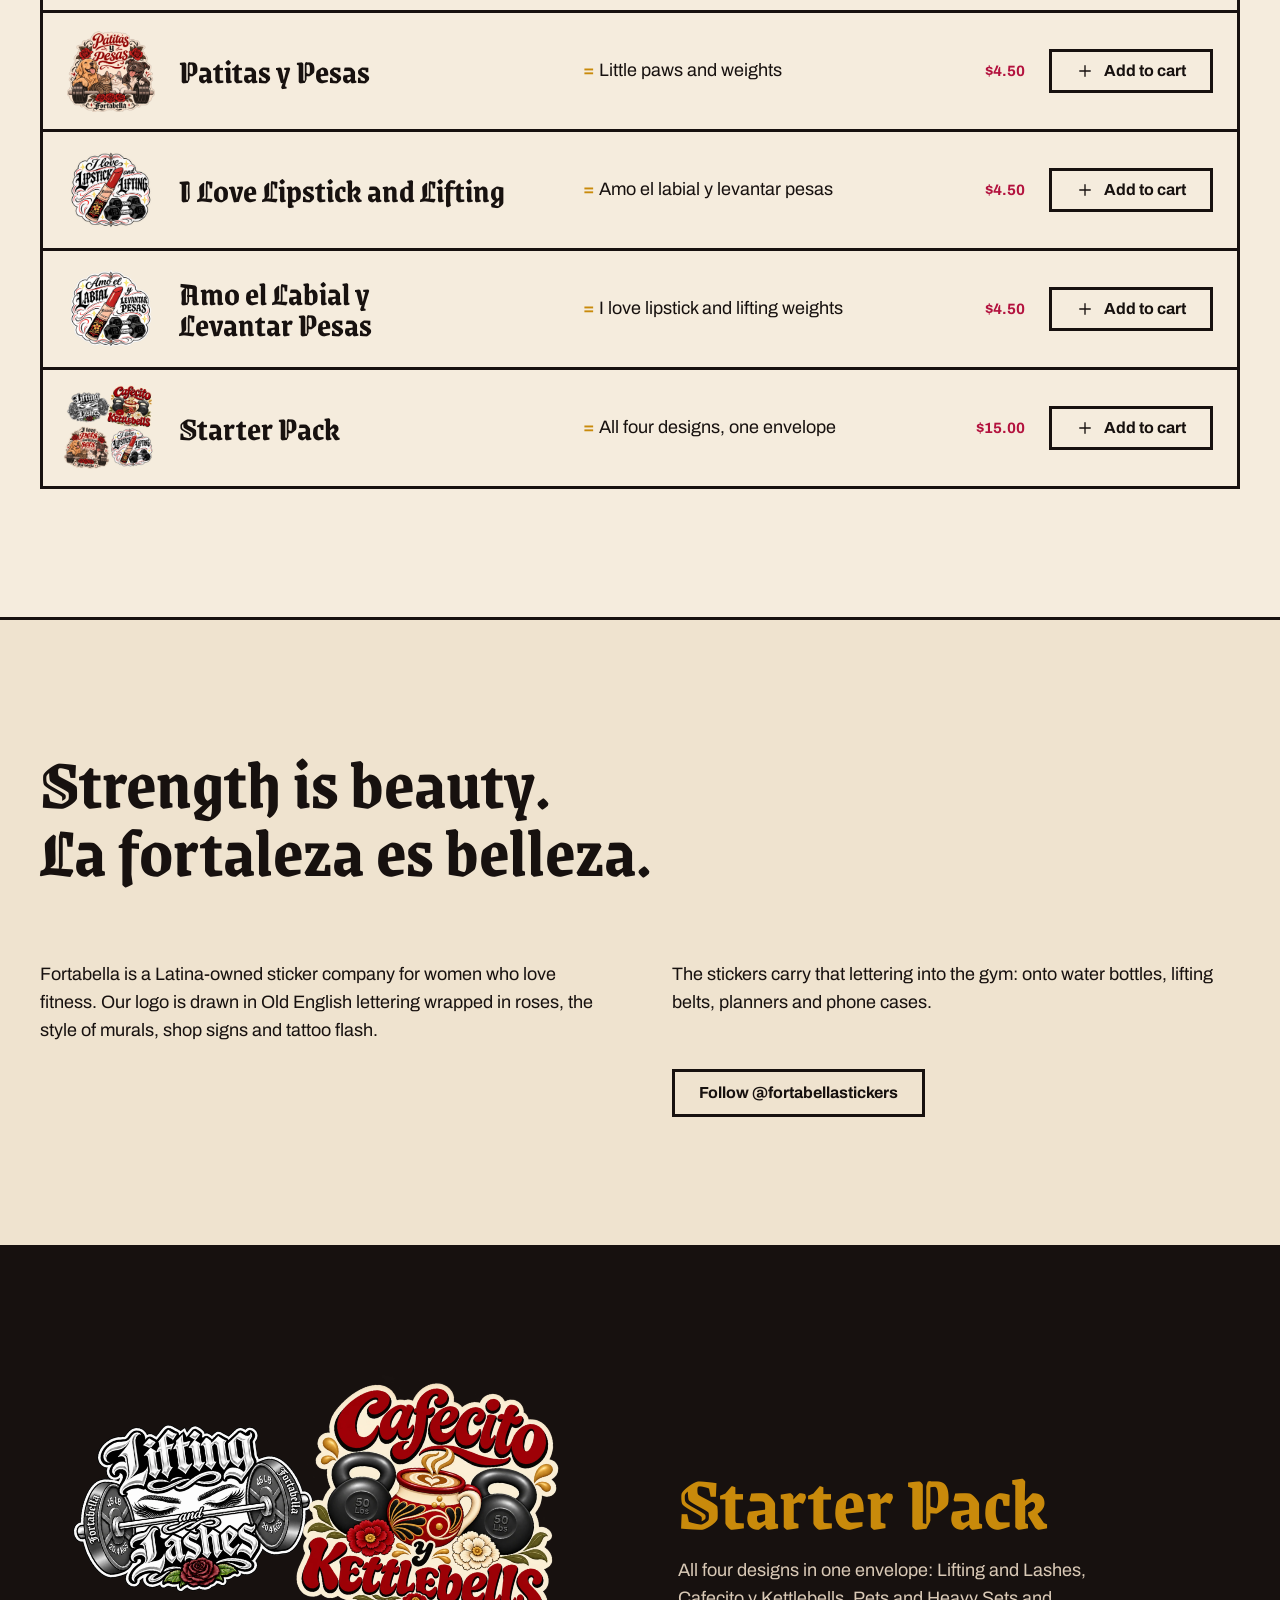
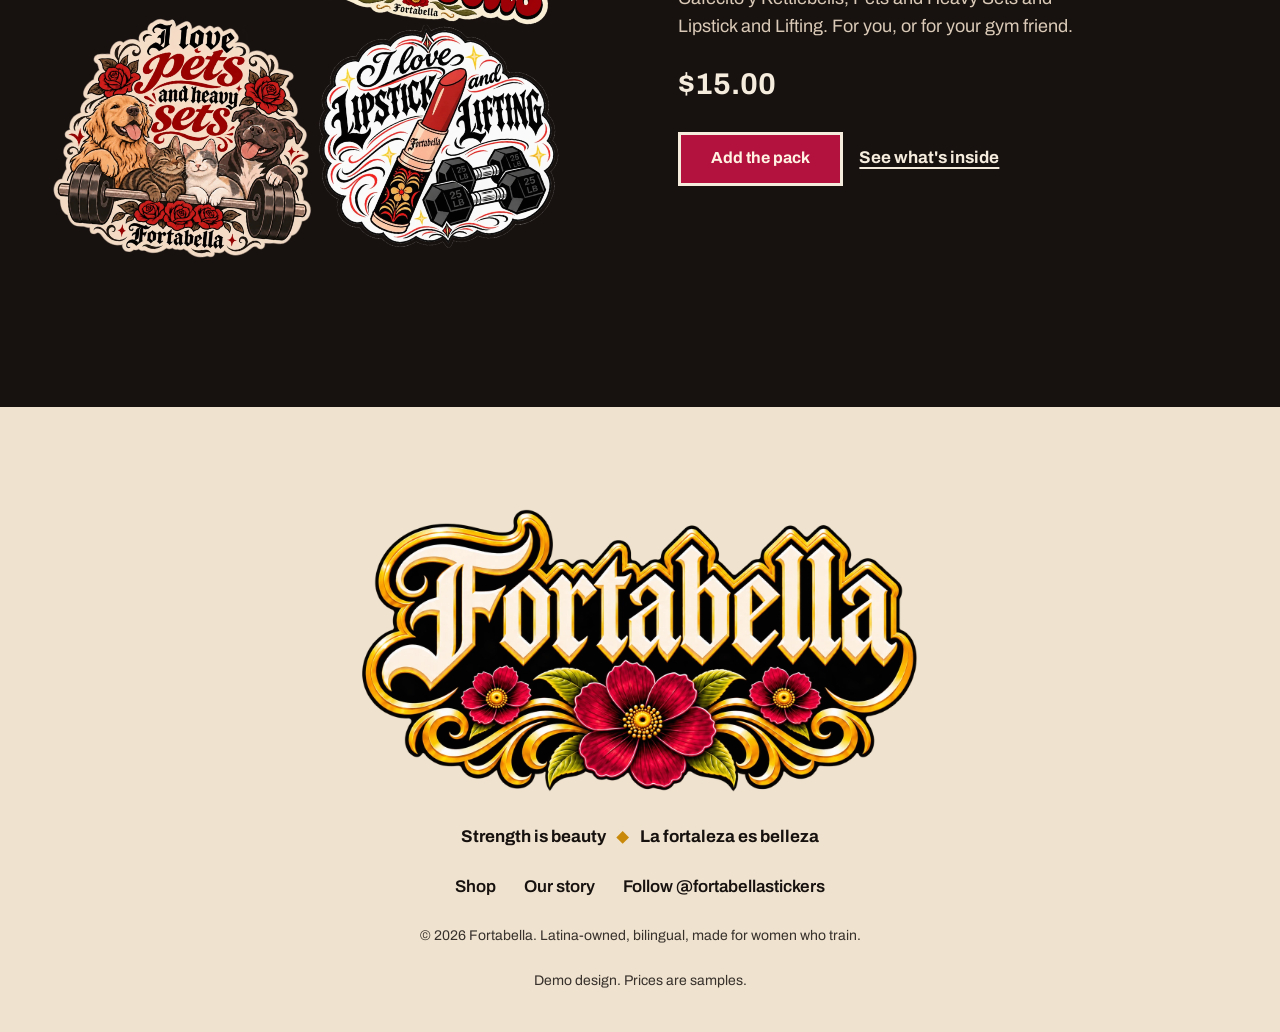
<file: 3-flash-sheet/index.html>
<!doctype html>
<html lang="en">
<head>
<meta charset="utf-8">
<meta name="viewport" content="width=device-width, initial-scale=1">
<title>Fortabella · Pick your sticker off the sheet</title>
<meta name="description" content="Fortabella is a Latina-owned, bilingual sticker shop for women who love fitness. Strength is beauty. La fortaleza es belleza.">
<meta name="robots" content="noindex">
<meta name="theme-color" content="#f5ecdd">
<link rel="icon" href="../shared/brand/favicon-64.png">
<link rel="preconnect" href="https://fonts.googleapis.com">
<link rel="preconnect" href="https://fonts.gstatic.com" crossorigin>
<link href="https://fonts.googleapis.com/css2?family=Grenze+Gotisch:wght@600;700&family=Archivo:wght@400;500;600;700&family=Montserrat:wght@800&family=UnifrakturMaguntia&display=swap" rel="stylesheet">
<link rel="stylesheet" href="../shared/css/core.css">
<link rel="stylesheet" href="theme.css">
<script src="../shared/data/catalog.js"></script>
<script>
window.PAGE_COPY = {
  en: {
    "hero.title": "Pick your sticker off the sheet",
    "hero.sub": "Bilingual fitness stickers, drawn in the lettering tradition of our logo. Every design on the sheet is ready to add.",
    "hero.cta": "Shop all stickers",
    "hero.more": "What they mean",
    "gloss.title": "What they mean",
    "gloss.sub": "Half our stickers speak Spanish, half speak English, some speak both. Here is every phrase and what it says.",
    "story.a": "Strength is beauty.",
    "story.b": "La fortaleza es belleza.",
    "story.p1": "Fortabella is a Latina-owned sticker company for women who love fitness. Our logo is drawn in Old English lettering wrapped in roses, the style of murals, shop signs and tattoo flash.",
    "story.p2": "The stickers carry that lettering into the gym: onto water bottles, lifting belts, planners and phone cases.",
    "story.cta": "Follow @fortabellastickers",
    "pack.title": "Starter Pack",
    "pack.sub": "All four designs in one envelope: Lifting and Lashes, Cafecito y Kettlebells, Pets and Heavy Sets and Lipstick and Lifting. For you, or for your gym friend.",
    "pack.cta": "Add the pack",
    "pack.more": "See what's inside"
  },
  es: {
    "hero.title": "Escoge tu sticker de la hoja",
    "hero.sub": "Stickers bilingües de fitness, dibujados con las mismas letras de nuestro logo. Cada diseño de la hoja está listo para agregar.",
    "hero.cta": "Ver todos los stickers",
    "hero.more": "Qué significan",
    "gloss.title": "Qué significan",
    "gloss.sub": "La mitad de nuestros stickers hablan español, la otra mitad inglés, y algunos los dos. Aquí está cada frase y lo que dice.",
    "story.a": "Strength is beauty.",
    "story.b": "La fortaleza es belleza.",
    "story.p1": "Fortabella es una compañía de stickers de una Latina, para mujeres que aman el fitness. Nuestro logo está dibujado con letras góticas rodeadas de rosas, al estilo de los murales, los letreros y las hojas de tatuaje.",
    "story.p2": "Los stickers llevan esas letras al gym: a botellas, cinturones de pesas, agendas y fundas de celular.",
    "story.cta": "Síguenos @fortabellastickers",
    "pack.title": "Paquete Inicial",
    "pack.sub": "Los cuatro diseños en un sobre: Pesas y Pestañas, Cafecito y Kettlebells, Patitas y Pesas y Amo el Labial y Levantar Pesas. Para ti, o para tu amiga del gym.",
    "pack.cta": "Agregar el paquete",
    "pack.more": "Ver qué incluye"
  }
};
</script>
</head>
<body data-demo="flash" data-page="home">
<div data-site-header></div>

<main id="main">
  <section class="hero" data-hero aria-labelledby="hero-title">
    <div class="wrap">
      <div class="sheet">
        <img class="sheet__rose sheet__rose--tr" src="../shared/brand/rose-small.webp" width="200" height="190" alt="" aria-hidden="true">
        <img class="sheet__rose sheet__rose--bl" src="../shared/brand/rose-small.webp" width="200" height="190" alt="" aria-hidden="true">
        <div class="sheet__intro">
          <div class="sheet__logo" data-hero-logo>
            <img src="../shared/brand/logo-mark.webp" width="1526" height="792" alt="Fortabella" fetchpriority="high">
          </div>
          <h1 id="hero-title" class="sheet__title" data-i18n="hero.title">Pick your sticker off the sheet</h1>
          <p class="sheet__sub" data-i18n="hero.sub">Bilingual fitness stickers, drawn in the lettering tradition of our logo.</p>
          <div class="sheet__actions">
            <a class="btn btn--primary" href="shop.html" data-i18n="hero.cta">Shop all stickers</a>
            <a class="btn" href="#meaning" data-i18n="hero.more">What they mean</a>
          </div>
          <p class="sheet__motto" data-motto></p>
        </div>
        <ul class="flash" data-products data-filter="all" data-limit="8" data-heading="h2" data-split></ul>
      </div>
    </div>
  </section>

  <section class="gloss" id="meaning" aria-labelledby="gloss-title">
    <div class="wrap">
      <div class="gloss__head">
        <h2 id="gloss-title" class="gloss__title" data-i18n="gloss.title">What they mean</h2>
        <p class="gloss__sub" data-i18n="gloss.sub">Half our stickers speak Spanish, half speak English, some speak both.</p>
      </div>
      <ul class="gloss__list" data-products data-filter="all" data-heading="h3" data-split></ul>
    </div>
  </section>

  <section class="story" id="story" aria-labelledby="story-title">
    <div class="wrap story__grid">
      <h2 id="story-title" class="story__title"><span data-i18n="story.a">Strength is beauty.</span><span data-i18n="story.b" lang="es">La fortaleza es belleza.</span></h2>
      <div class="story__text">
        <p data-i18n="story.p1">Fortabella is a Latina-owned sticker company for women who love fitness.</p>
        <p data-i18n="story.p2">The stickers carry that lettering into the gym.</p>
        <a class="btn" href="https://www.instagram.com/fortabellastickers" target="_blank" rel="noopener" data-i18n="story.cta">Follow @fortabellastickers</a>
      </div>
    </div>
  </section>

  <section class="pack" aria-labelledby="pack-title">
    <div class="wrap pack__grid">
      <div class="pack__art" data-art="paquete-inicial"></div>
      <div>
        <h2 id="pack-title" class="pack__title" data-i18n="pack.title">Starter Pack</h2>
        <p class="pack__sub" data-i18n="pack.sub">Three favorites in one envelope.</p>
        <p class="pack__price" data-price="paquete-inicial"></p>
        <div class="pack__actions">
          <button class="btn btn--primary" type="button" data-add="paquete-inicial"><span data-i18n="pack.cta">Add the pack</span></button>
          <a class="pack__more" href="product.html?id=paquete-inicial" data-i18n="pack.more">See what's inside</a>
        </div>
      </div>
    </div>
  </section>
</main>

<div data-site-footer></div>
<script src="../shared/js/store.js"></script>
</body>
</html>
</file>
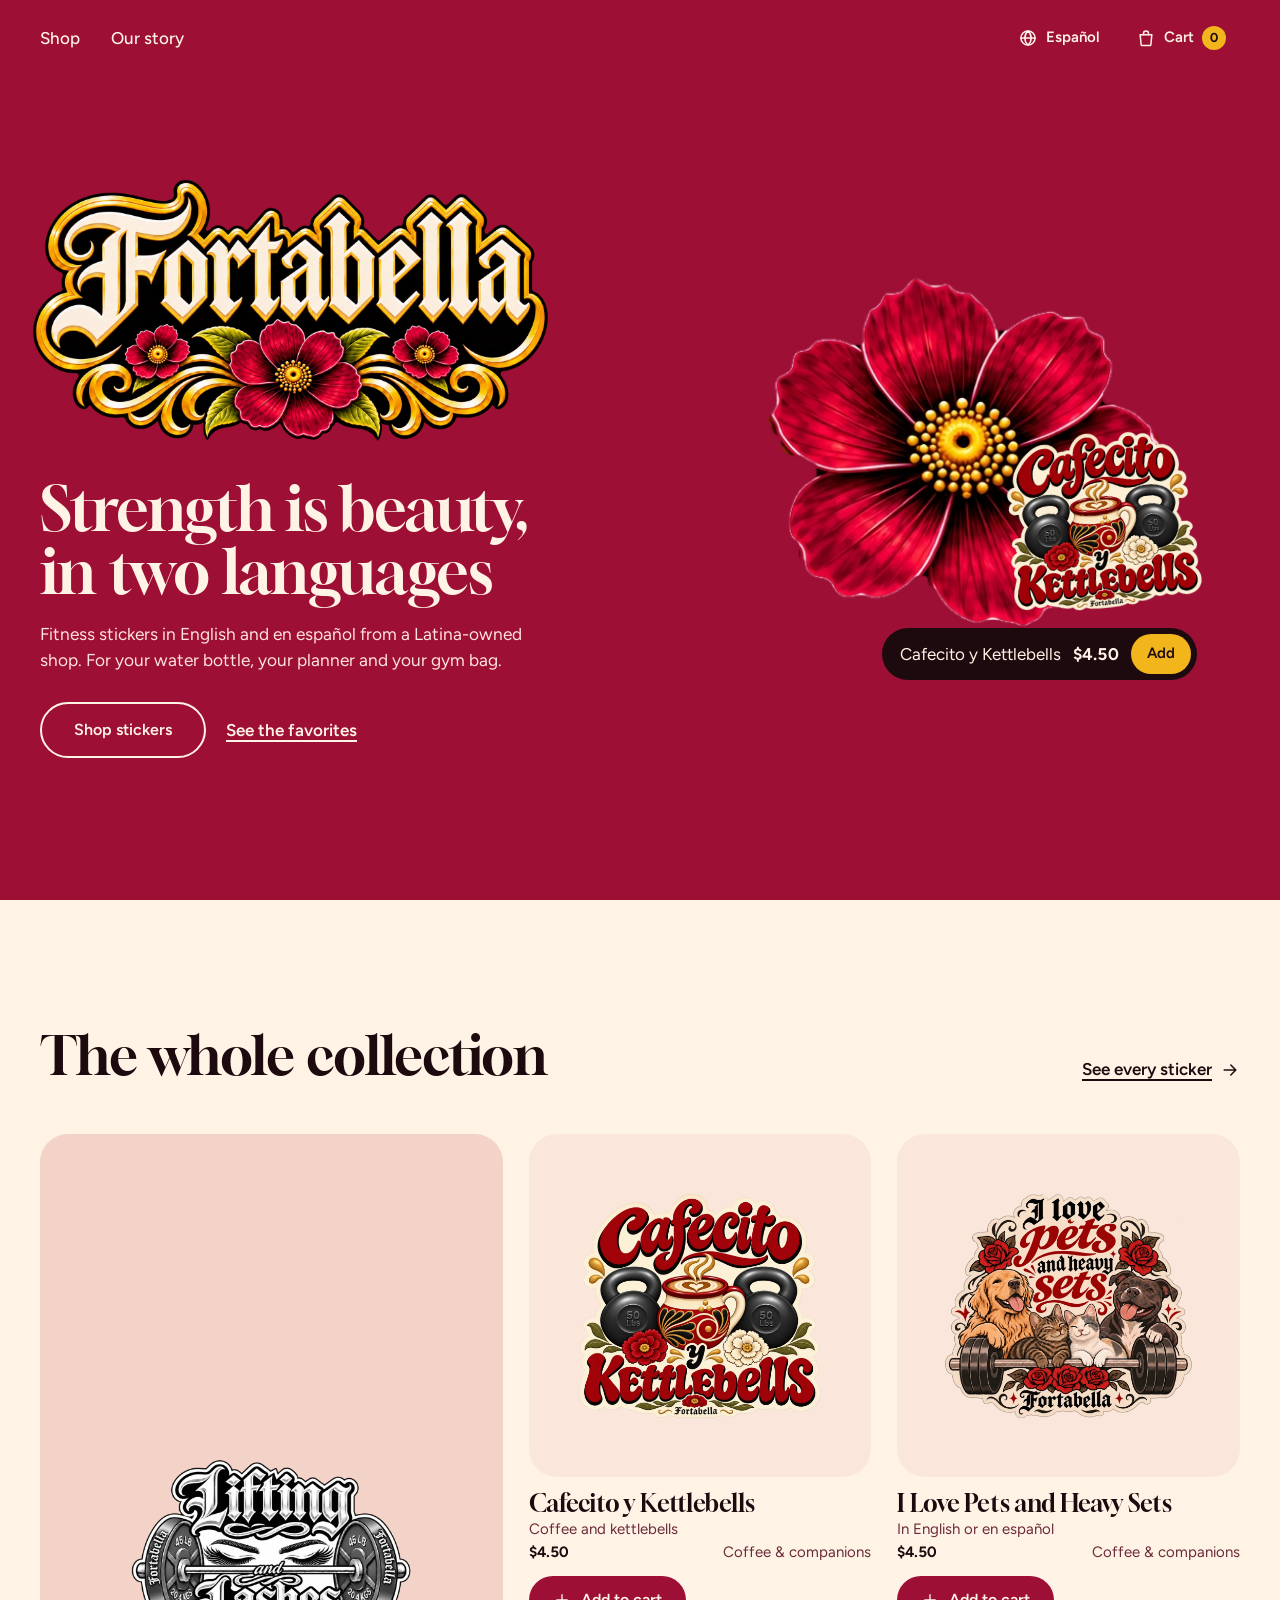
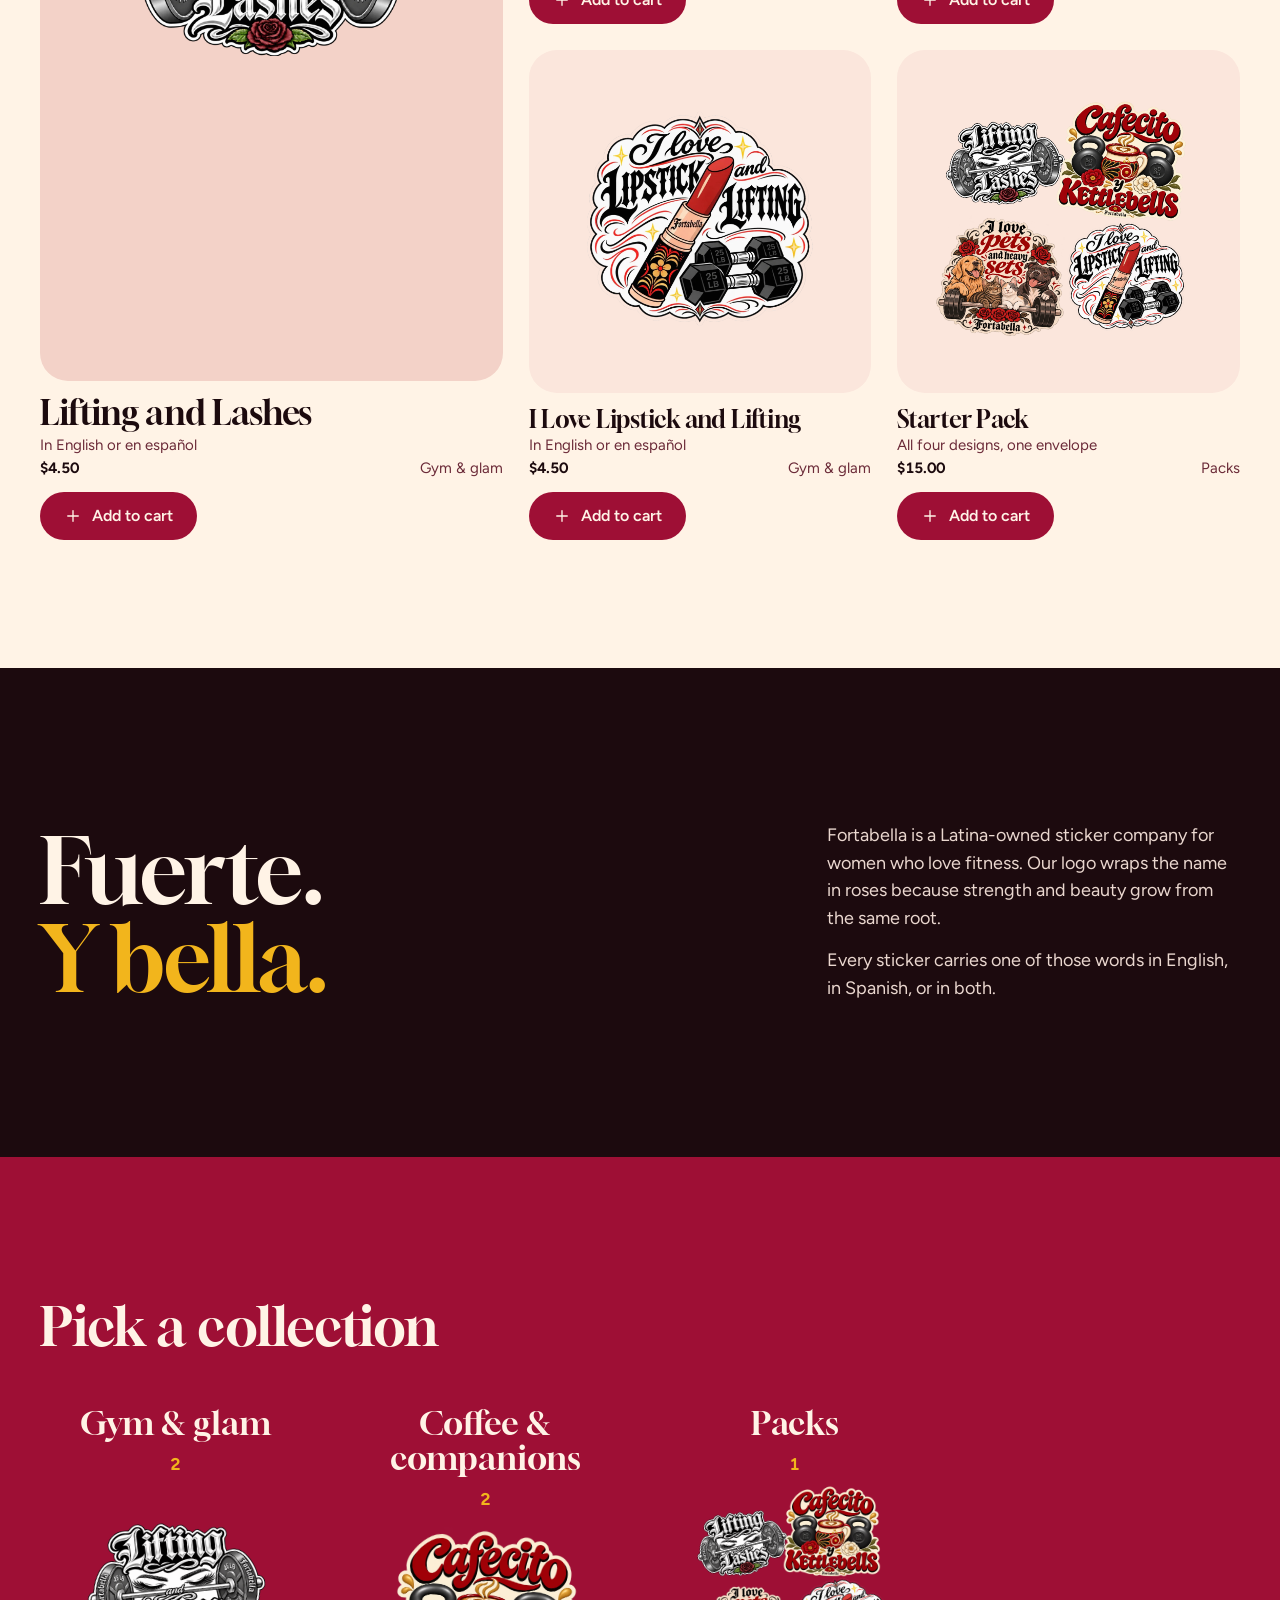
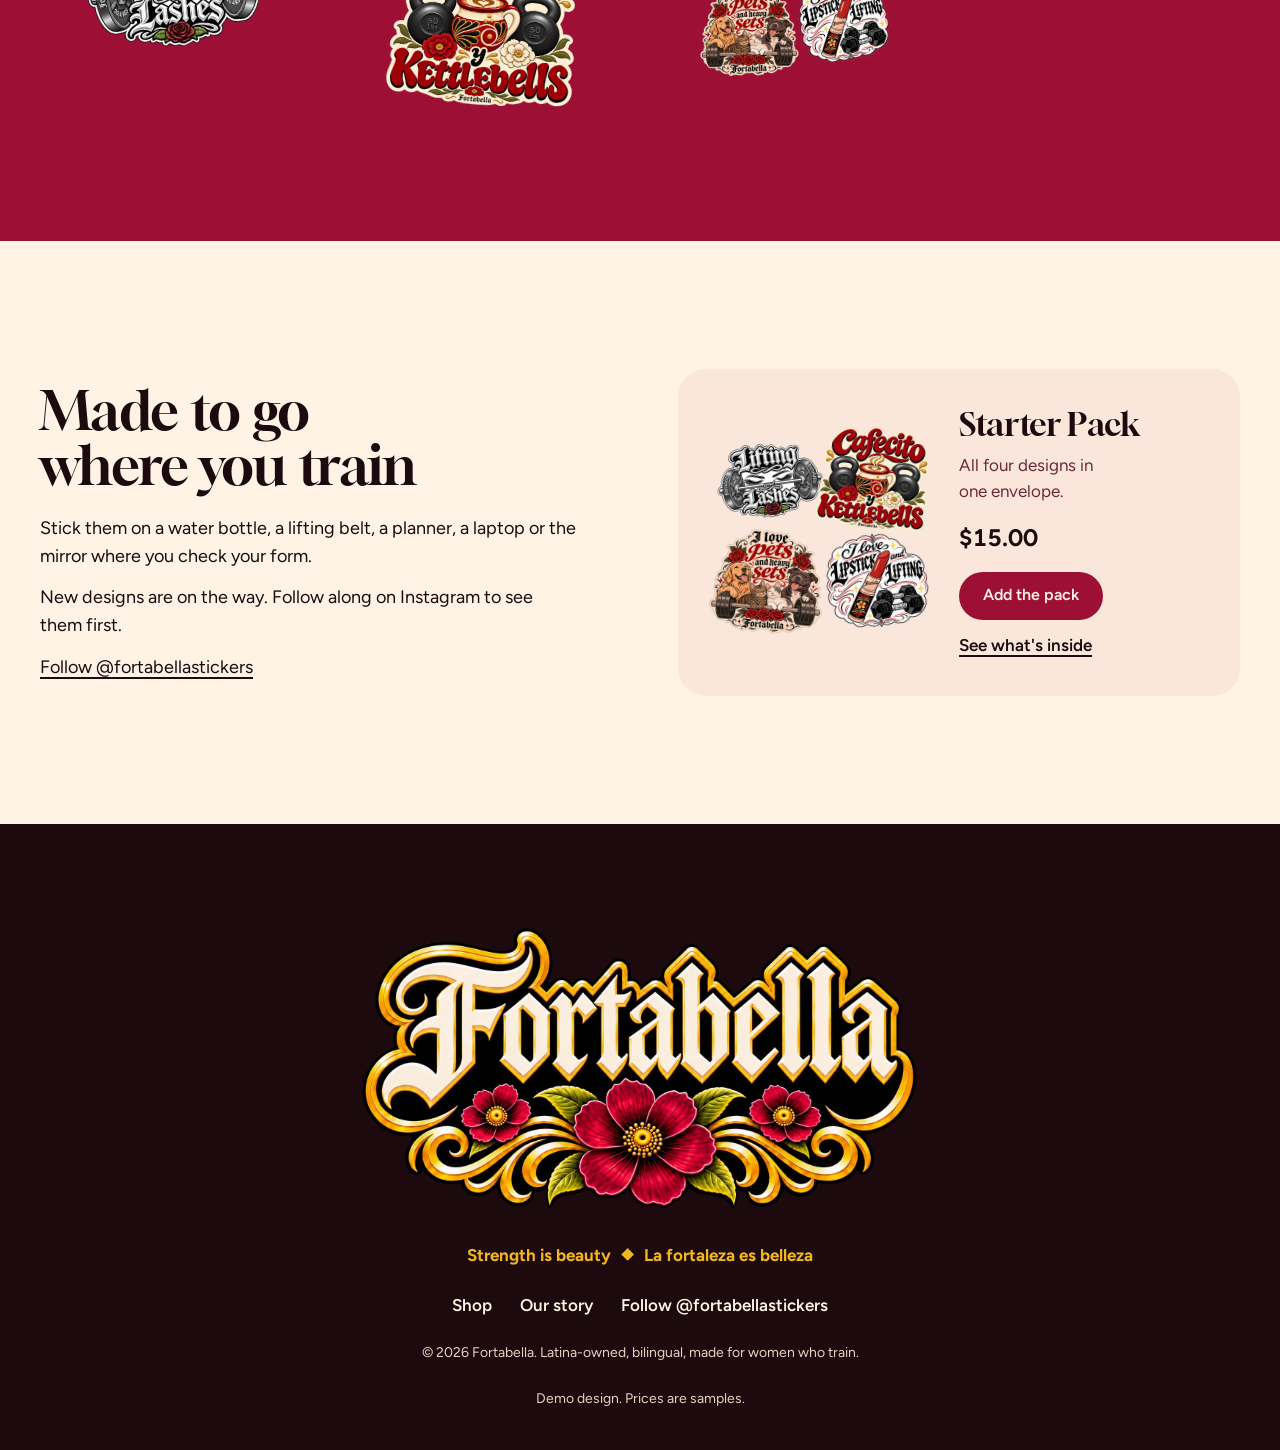
<file: 4-flor-fuerte/index.html>
<!doctype html>
<html lang="en">
<head>
<meta charset="utf-8">
<meta name="viewport" content="width=device-width, initial-scale=1">
<title>Fortabella · Strength is beauty, in two languages</title>
<meta name="description" content="Fortabella is a Latina-owned, bilingual sticker shop for women who love fitness. Strength is beauty. La fortaleza es belleza.">
<meta name="robots" content="noindex">
<meta name="theme-color" content="#9e0f35">
<link rel="icon" href="../shared/brand/favicon-64.png">
<link rel="preconnect" href="https://fonts.googleapis.com">
<link rel="preconnect" href="https://fonts.gstatic.com" crossorigin>
<link href="https://fonts.googleapis.com/css2?family=Gloock&family=Figtree:wght@400;500;600;700&family=Montserrat:wght@800&family=UnifrakturMaguntia&display=swap" rel="stylesheet">
<link rel="stylesheet" href="../shared/css/core.css">
<link rel="stylesheet" href="theme.css">
<script src="../shared/data/catalog.js"></script>
<script>
window.PAGE_COPY = {
  en: {
    "hero.title": "Strength is beauty, in two languages",
    "hero.sub": "Fitness stickers in English and en español from a Latina-owned shop. For your water bottle, your planner and your gym bag.",
    "hero.cta": "Shop stickers",
    "hero.more": "See the favorites",
    "pick.add": "Add",
    "favs.title": "The whole collection",
    "favs.link": "See every sticker",
    "vow.a": "Fuerte.",
    "vow.b": "Y bella.",
    "vow.p1": "Fortabella is a Latina-owned sticker company for women who love fitness. Our logo wraps the name in roses because strength and beauty grow from the same root.",
    "vow.p2": "Every sticker carries one of those words in English, in Spanish, or in both.",
    "petals.title": "Pick a collection",
    "story.title": "Made to go where you train",
    "story.p1": "Stick them on a water bottle, a lifting belt, a planner, a laptop or the mirror where you check your form.",
    "story.p2": "New designs are on the way. Follow along on Instagram to see them first.",
    "story.cta": "Follow @fortabellastickers",
    "pack.title": "Starter Pack",
    "pack.sub": "All four designs in one envelope.",
    "pack.cta": "Add the pack",
    "pack.more": "See what's inside"
  },
  es: {
    "hero.title": "La fortaleza es belleza, en dos idiomas",
    "hero.sub": "Stickers de fitness en español y in English, de una tienda de una Latina. Para tu botella, tu agenda y tu mochila del gym.",
    "hero.cta": "Ver stickers",
    "hero.more": "Ver los favoritos",
    "pick.add": "Agregar",
    "favs.title": "Toda la colección",
    "favs.link": "Ver todos los stickers",
    "vow.a": "Fuerte.",
    "vow.b": "Y bella.",
    "vow.p1": "Fortabella es una compañía de stickers de una Latina, para mujeres que aman el fitness. Nuestro logo envuelve el nombre en rosas porque la fuerza y la belleza crecen de la misma raíz.",
    "vow.p2": "Cada sticker lleva una de esas palabras en inglés, en español, o en los dos.",
    "petals.title": "Escoge una colección",
    "story.title": "Hechos para ir donde entrenas",
    "story.p1": "Pégalos en tu botella, tu cinturón de pesas, tu agenda, tu laptop o el espejo donde revisas tu forma.",
    "story.p2": "Vienen diseños nuevos. Síguenos en Instagram para verlos primero.",
    "story.cta": "Síguenos @fortabellastickers",
    "pack.title": "Paquete Inicial",
    "pack.sub": "Los cuatro diseños en un sobre.",
    "pack.cta": "Agregar el paquete",
    "pack.more": "Ver qué incluye"
  }
};
</script>
</head>
<body data-demo="flor" data-page="home">
<div data-site-header></div>

<main id="main">
  <section class="hero" data-hero aria-labelledby="hero-title">
    <div class="wrap hero__grid">
      <div>
        <div class="hero__logo" data-hero-logo>
          <img src="../shared/brand/logo-mark.webp" width="1526" height="792" alt="Fortabella" fetchpriority="high">
        </div>
        <h1 id="hero-title" class="hero__title" data-i18n="hero.title">Strength is beauty, in two languages</h1>
        <p class="hero__sub" data-i18n="hero.sub">Fitness stickers in English and en español from a Latina-owned shop.</p>
        <div class="hero__actions">
          <a class="btn btn--outline-light" href="shop.html" data-i18n="hero.cta">Shop stickers</a>
          <a class="link-light" href="#favorites" data-i18n="hero.more">See the favorites</a>
        </div>
      </div>

      <div class="bloom-stage">
        <img class="bloom" src="../shared/brand/rose.webp" width="430" height="400" alt="" aria-hidden="true" fetchpriority="high">
        <div class="bloom-pick">
          <a class="bloom-pick__art" href="product.html?id=cafecito-y-kettlebells" aria-label="Cafecito y Kettlebells" data-art="cafecito-y-kettlebells"></a>
          <p class="bloom-pick__tag"><span data-name="cafecito-y-kettlebells">Cafecito y Kettlebells</span><strong data-price="cafecito-y-kettlebells"></strong>
            <button class="btn btn--gold" type="button" data-add="cafecito-y-kettlebells"><span data-i18n="pick.add">Add</span></button></p>
        </div>
      </div>
    </div>
  </section>

  <section class="favs" id="favorites" aria-labelledby="favs-title">
    <div class="wrap">
      <div class="favs__head">
        <h2 id="favs-title" class="favs__title" data-i18n="favs.title">The whole collection</h2>
        <a class="favs__link" href="shop.html"><span data-i18n="favs.link">See every sticker</span>
          <svg class="icon" viewBox="0 0 24 24" aria-hidden="true"><path d="M5 12h14M13 6l6 6-6 6"/></svg></a>
      </div>
      <ul class="grid" data-products data-filter="all" data-heading="h3"></ul>
    </div>
  </section>

  <section class="vow" aria-labelledby="vow-title">
    <div class="wrap vow__grid">
      <h2 id="vow-title" class="vow__title" lang="es"><span data-i18n="vow.a">Fuerte.</span><span data-i18n="vow.b">Y bella.</span></h2>
      <div class="vow__text">
        <p data-i18n="vow.p1">Fortabella is a Latina-owned sticker company for women who love fitness.</p>
        <p data-i18n="vow.p2">Every sticker carries one of those words.</p>
      </div>
    </div>
  </section>

  <section class="petals" aria-labelledby="petals-title">
    <div class="wrap">
      <h2 id="petals-title" class="petals__title" data-i18n="petals.title">Pick a collection</h2>
      <ul class="petals__list" data-categories></ul>
    </div>
  </section>

  <section class="story" id="story" aria-labelledby="story-title">
    <div class="wrap story__grid">
      <div>
        <h2 id="story-title" class="story__title" data-i18n="story.title">Made to go where you train</h2>
        <div class="story__text">
          <p data-i18n="story.p1">Stick them on a water bottle, a lifting belt, a planner.</p>
          <p data-i18n="story.p2">New designs are on the way.</p>
          <p><a href="https://www.instagram.com/fortabellastickers" target="_blank" rel="noopener" data-i18n="story.cta">Follow @fortabellastickers</a></p>
        </div>
      </div>
      <div class="packcard">
        <div data-art="paquete-inicial"></div>
        <div>
          <h3 class="packcard__title" data-i18n="pack.title">Starter Pack</h3>
          <p class="packcard__sub" data-i18n="pack.sub">All four designs in one envelope.</p>
          <p class="packcard__price" data-price="paquete-inicial"></p>
          <button class="btn btn--primary" type="button" data-add="paquete-inicial"><span data-i18n="pack.cta">Add the pack</span></button>
          <a class="packcard__more" href="product.html?id=paquete-inicial" data-i18n="pack.more">See what's inside</a>
        </div>
      </div>
    </div>
  </section>
</main>

<div data-site-footer></div>
<script src="../shared/js/store.js"></script>
</body>
</html>
</file>
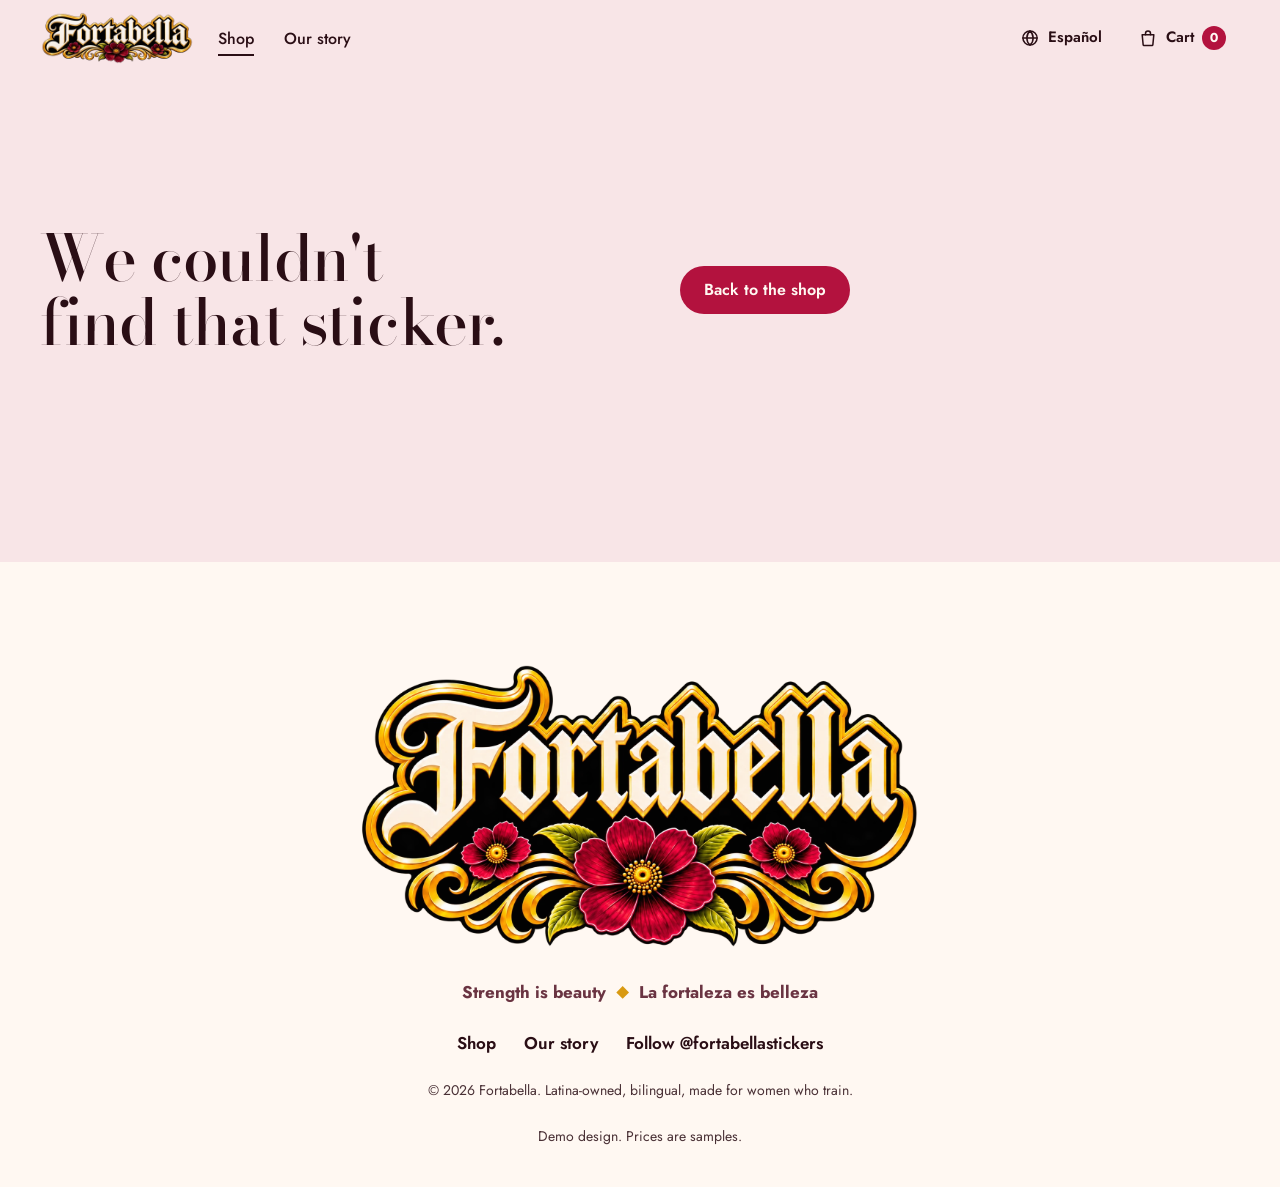
<file: 1-rosa-y-oro/product.html>
<!doctype html>
<html lang="en">
<head>
<meta charset="utf-8">
<meta name="viewport" content="width=device-width, initial-scale=1">
<title>Sticker · Fortabella</title>
<meta name="robots" content="noindex">
<meta name="theme-color" content="#f8e5e7">
<link rel="icon" href="../shared/brand/favicon-64.png">
<link rel="preconnect" href="https://fonts.googleapis.com">
<link rel="preconnect" href="https://fonts.gstatic.com" crossorigin>
<link href="https://fonts.googleapis.com/css2?family=Bodoni+Moda:opsz,wght@6..96,500;6..96,600&family=Jost:wght@400;500;600;700&family=Montserrat:wght@800&family=UnifrakturMaguntia&display=swap" rel="stylesheet">
<link rel="stylesheet" href="../shared/css/core.css">
<link rel="stylesheet" href="theme.css">
<script src="../shared/data/catalog.js"></script>
</head>
<body data-demo="rosa" data-page="product">
<div data-site-header></div>
<main id="main" data-product></main>
<div data-site-footer></div>
<script src="../shared/js/store.js"></script>
</body>
</html>
</file>
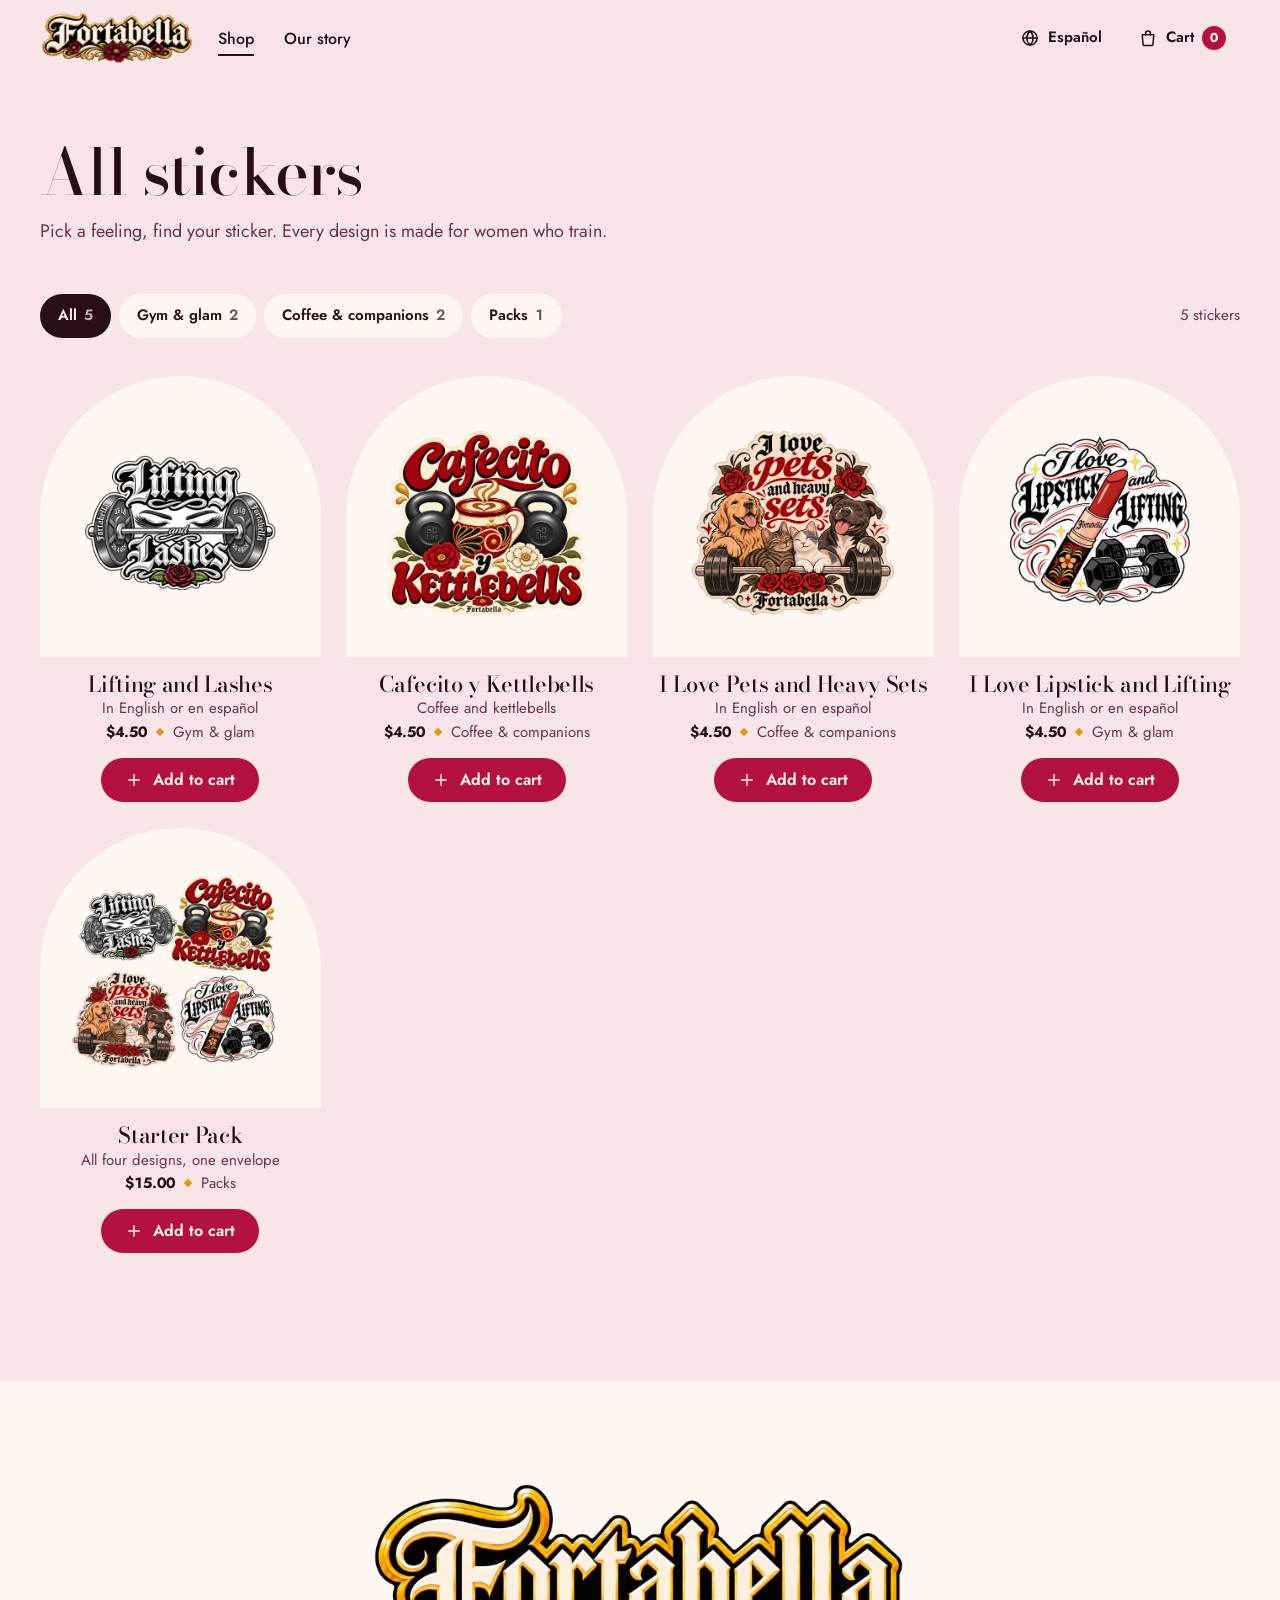
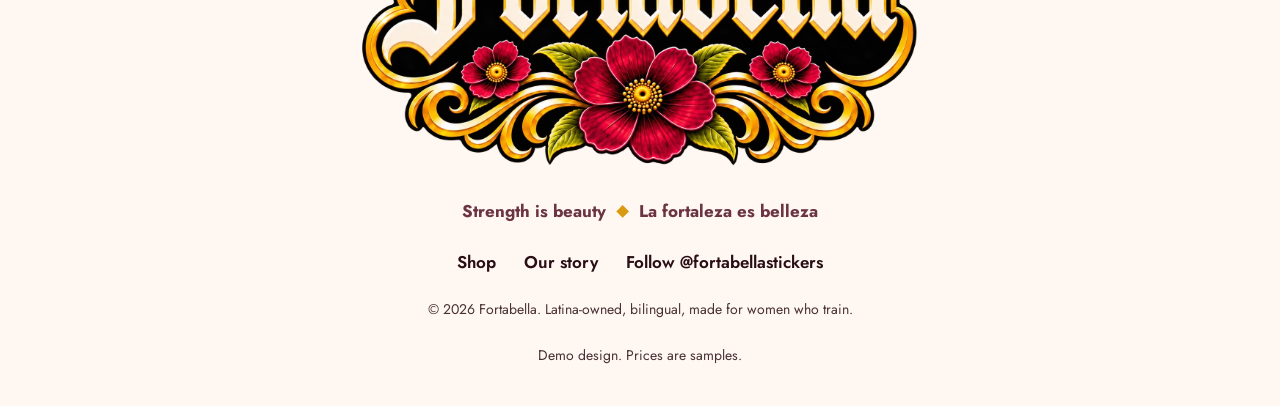
<file: 1-rosa-y-oro/shop.html>
<!doctype html>
<html lang="en">
<head>
<meta charset="utf-8">
<meta name="viewport" content="width=device-width, initial-scale=1">
<title>Shop stickers · Fortabella</title>
<meta name="robots" content="noindex">
<meta name="theme-color" content="#f8e5e7">
<link rel="icon" href="../shared/brand/favicon-64.png">
<link rel="preconnect" href="https://fonts.googleapis.com">
<link rel="preconnect" href="https://fonts.gstatic.com" crossorigin>
<link href="https://fonts.googleapis.com/css2?family=Bodoni+Moda:opsz,wght@6..96,500;6..96,600&family=Jost:wght@400;500;600;700&family=Montserrat:wght@800&family=UnifrakturMaguntia&display=swap" rel="stylesheet">
<link rel="stylesheet" href="../shared/css/core.css">
<link rel="stylesheet" href="theme.css">
<script src="../shared/data/catalog.js"></script>
</head>
<body data-demo="rosa" data-page="shop">
<div data-site-header></div>
<main id="main" data-shop></main>
<div data-site-footer></div>
<script src="../shared/js/store.js"></script>
</body>
</html>
</file>
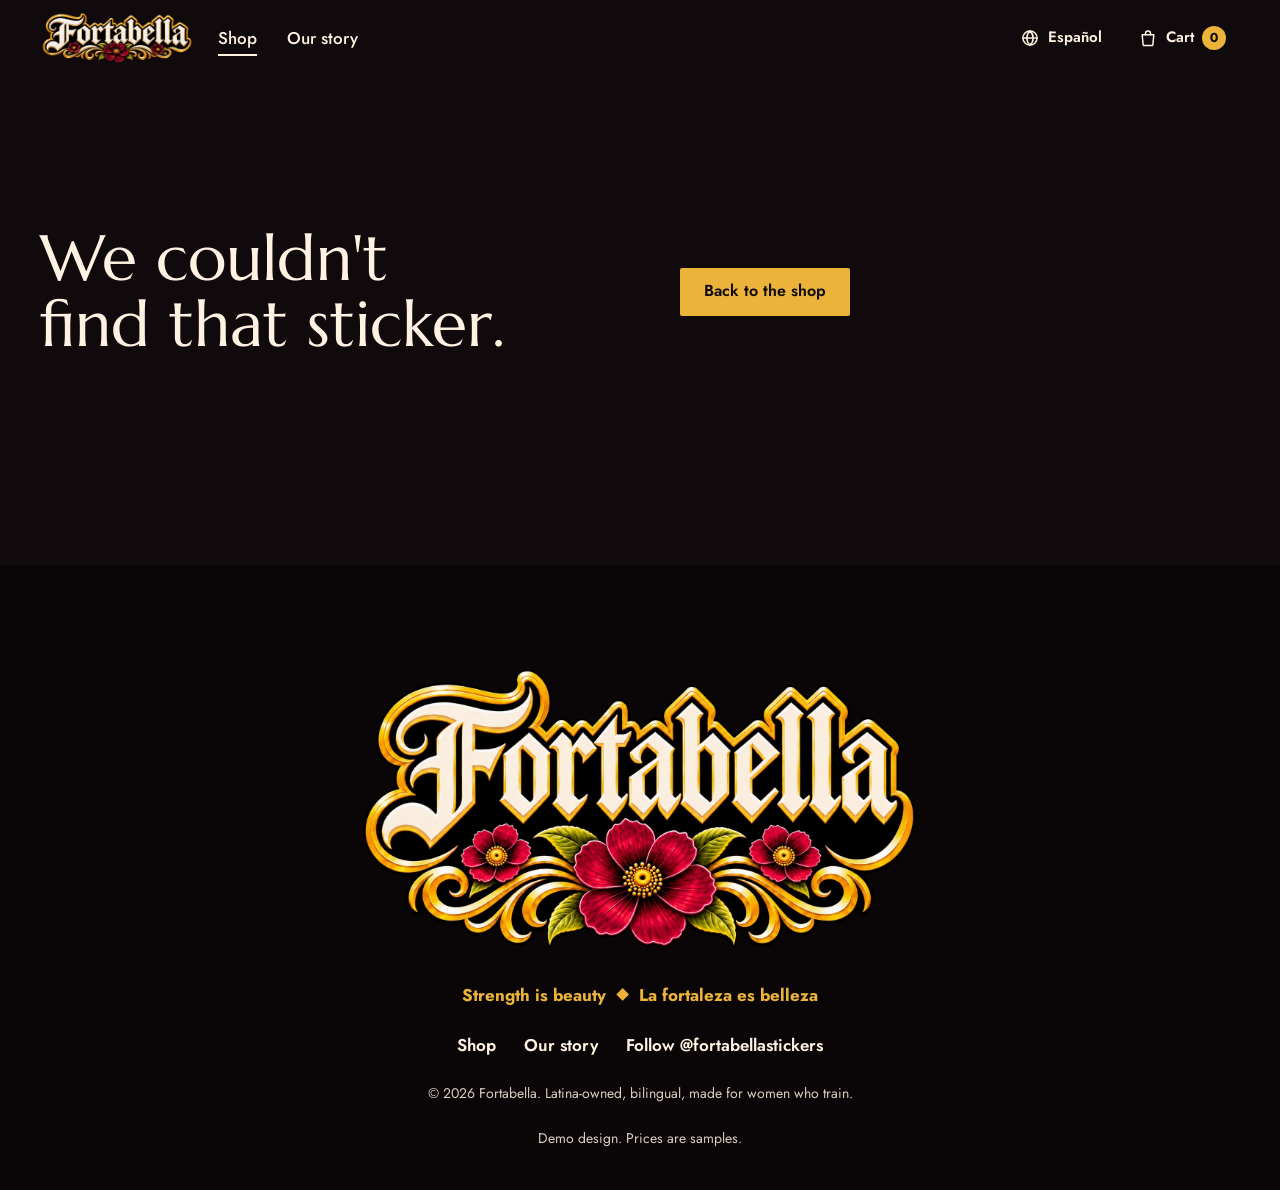
<file: 2-terciopelo/product.html>
<!doctype html>
<html lang="en">
<head>
<meta charset="utf-8">
<meta name="viewport" content="width=device-width, initial-scale=1">
<title>Sticker · Fortabella</title>
<meta name="robots" content="noindex">
<meta name="theme-color" content="#110a0c">
<link rel="icon" href="../shared/brand/favicon-64.png">
<link rel="preconnect" href="https://fonts.googleapis.com">
<link rel="preconnect" href="https://fonts.gstatic.com" crossorigin>
<link href="https://fonts.googleapis.com/css2?family=Marcellus&family=Jost:wght@400;500;600;700&family=Montserrat:wght@800&family=UnifrakturMaguntia&display=swap" rel="stylesheet">
<link rel="stylesheet" href="../shared/css/core.css">
<link rel="stylesheet" href="theme.css">
<script src="../shared/data/catalog.js"></script>
</head>
<body data-demo="terciopelo" data-page="product">
<div data-site-header></div>
<main id="main" data-product></main>
<div data-site-footer></div>
<script src="../shared/js/store.js"></script>
</body>
</html>
</file>
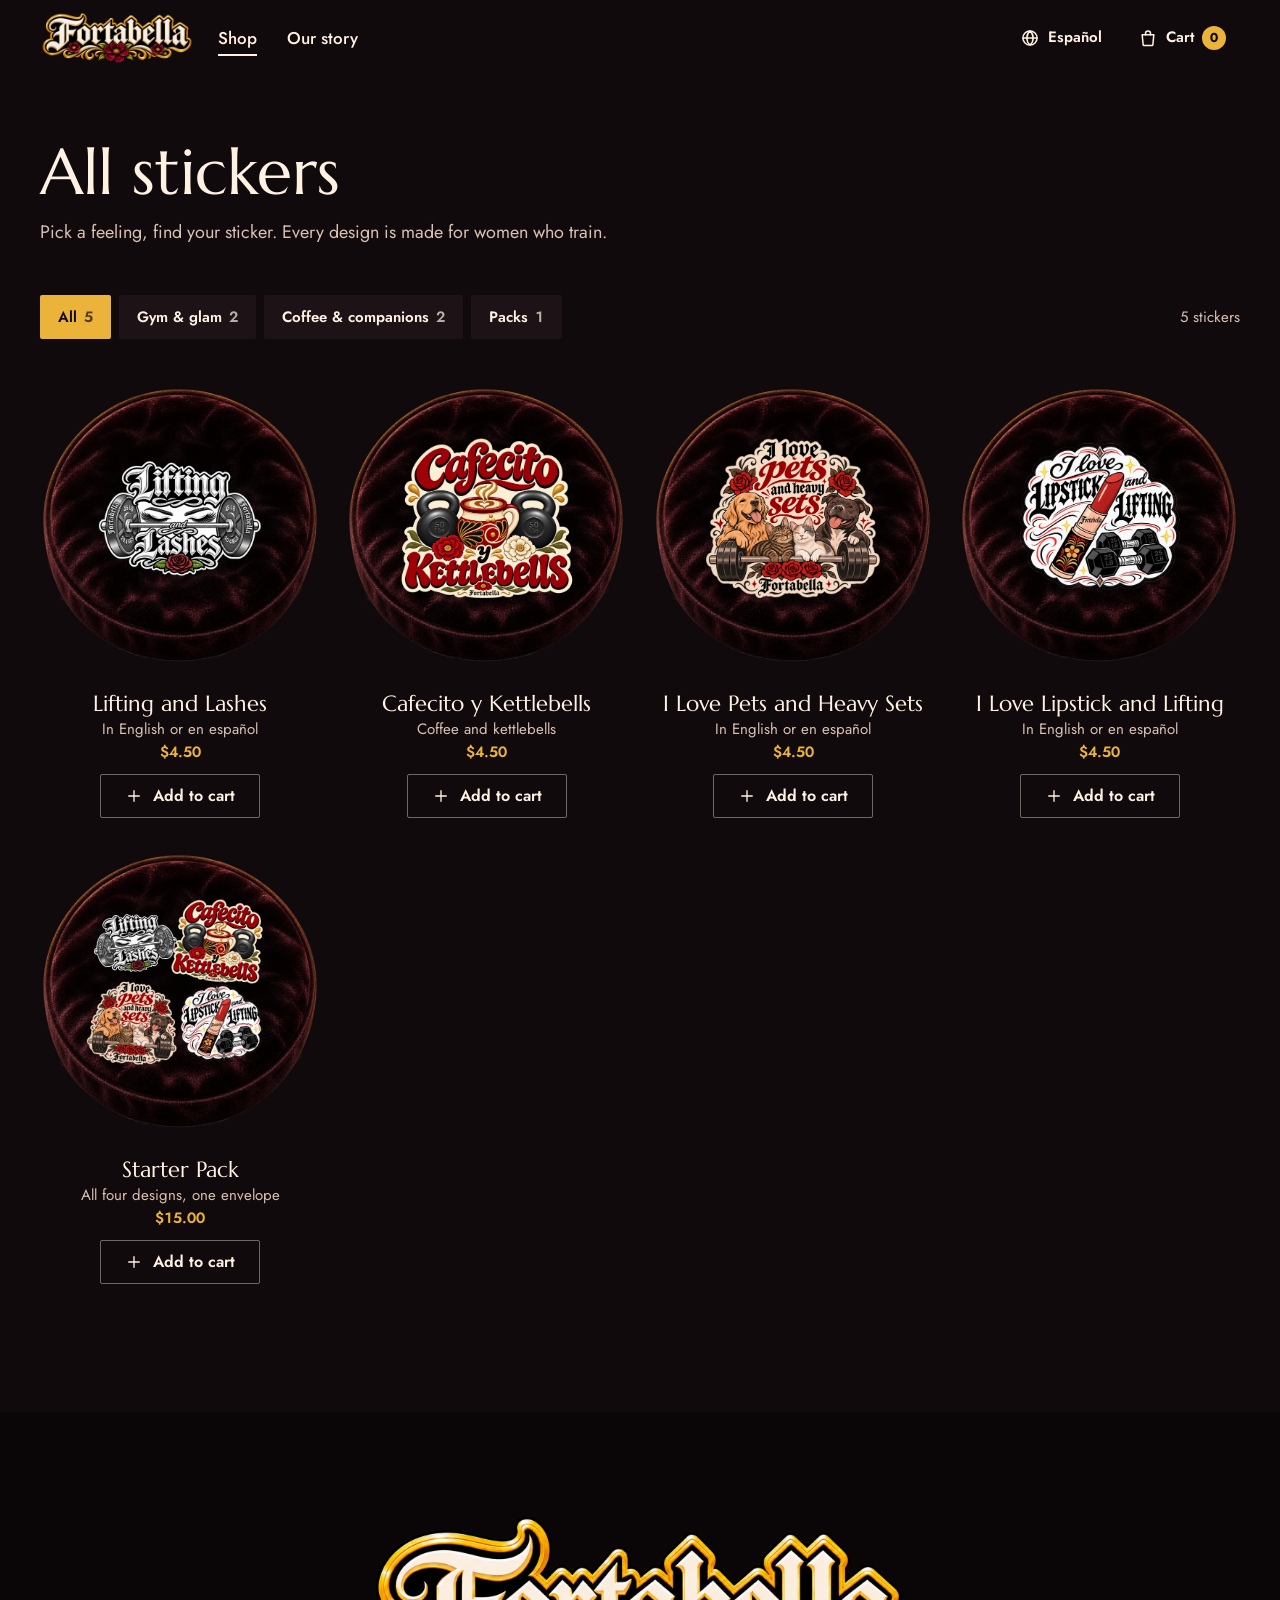
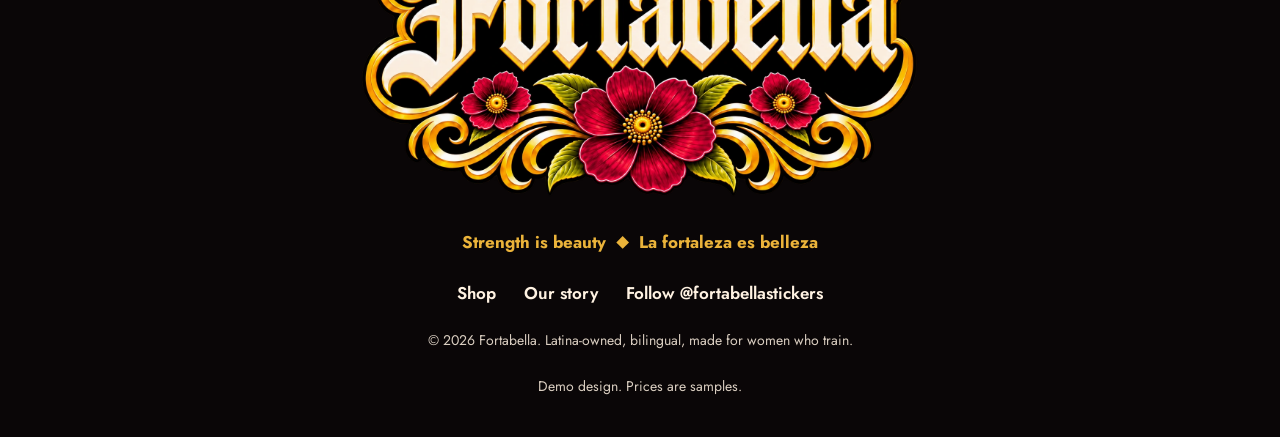
<file: 2-terciopelo/shop.html>
<!doctype html>
<html lang="en">
<head>
<meta charset="utf-8">
<meta name="viewport" content="width=device-width, initial-scale=1">
<title>Shop stickers · Fortabella</title>
<meta name="robots" content="noindex">
<meta name="theme-color" content="#110a0c">
<link rel="icon" href="../shared/brand/favicon-64.png">
<link rel="preconnect" href="https://fonts.googleapis.com">
<link rel="preconnect" href="https://fonts.gstatic.com" crossorigin>
<link href="https://fonts.googleapis.com/css2?family=Marcellus&family=Jost:wght@400;500;600;700&family=Montserrat:wght@800&family=UnifrakturMaguntia&display=swap" rel="stylesheet">
<link rel="stylesheet" href="../shared/css/core.css">
<link rel="stylesheet" href="theme.css">
<script src="../shared/data/catalog.js"></script>
</head>
<body data-demo="terciopelo" data-page="shop">
<div data-site-header></div>
<main id="main" data-shop></main>
<div data-site-footer></div>
<script src="../shared/js/store.js"></script>
</body>
</html>
</file>
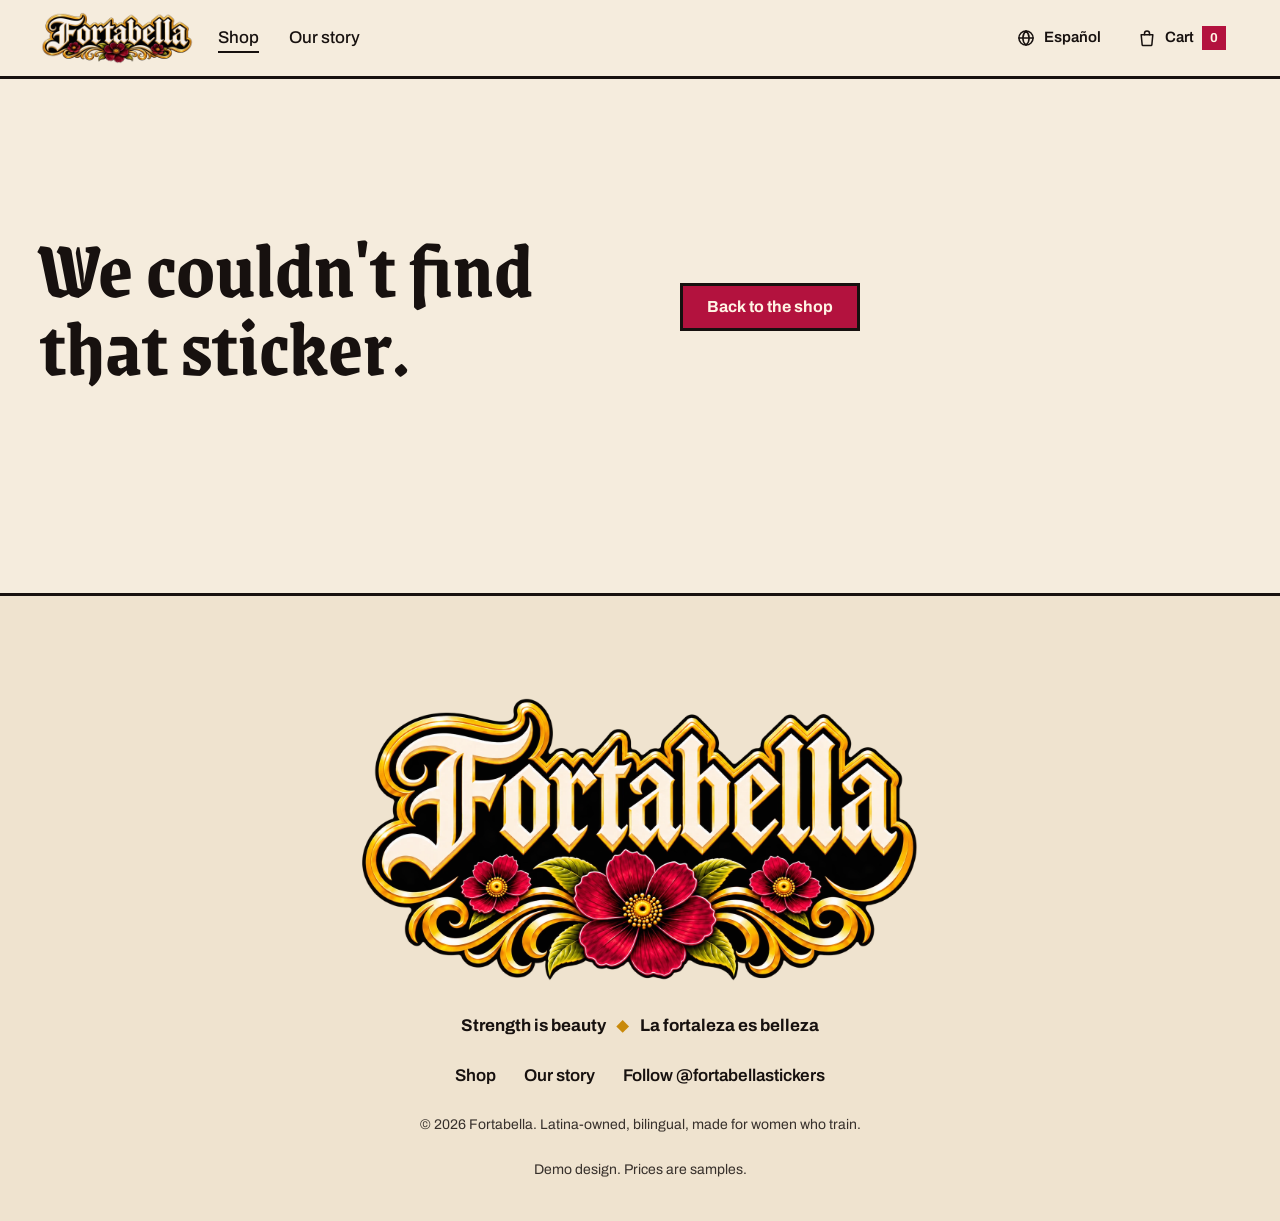
<file: 3-flash-sheet/product.html>
<!doctype html>
<html lang="en">
<head>
<meta charset="utf-8">
<meta name="viewport" content="width=device-width, initial-scale=1">
<title>Sticker · Fortabella</title>
<meta name="robots" content="noindex">
<meta name="theme-color" content="#f5ecdd">
<link rel="icon" href="../shared/brand/favicon-64.png">
<link rel="preconnect" href="https://fonts.googleapis.com">
<link rel="preconnect" href="https://fonts.gstatic.com" crossorigin>
<link href="https://fonts.googleapis.com/css2?family=Grenze+Gotisch:wght@600;700&family=Archivo:wght@400;500;600;700&family=Montserrat:wght@800&family=UnifrakturMaguntia&display=swap" rel="stylesheet">
<link rel="stylesheet" href="../shared/css/core.css">
<link rel="stylesheet" href="theme.css">
<script src="../shared/data/catalog.js"></script>
</head>
<body data-demo="flash" data-page="product">
<div data-site-header></div>
<main id="main" data-product></main>
<div data-site-footer></div>
<script src="../shared/js/store.js"></script>
</body>
</html>
</file>
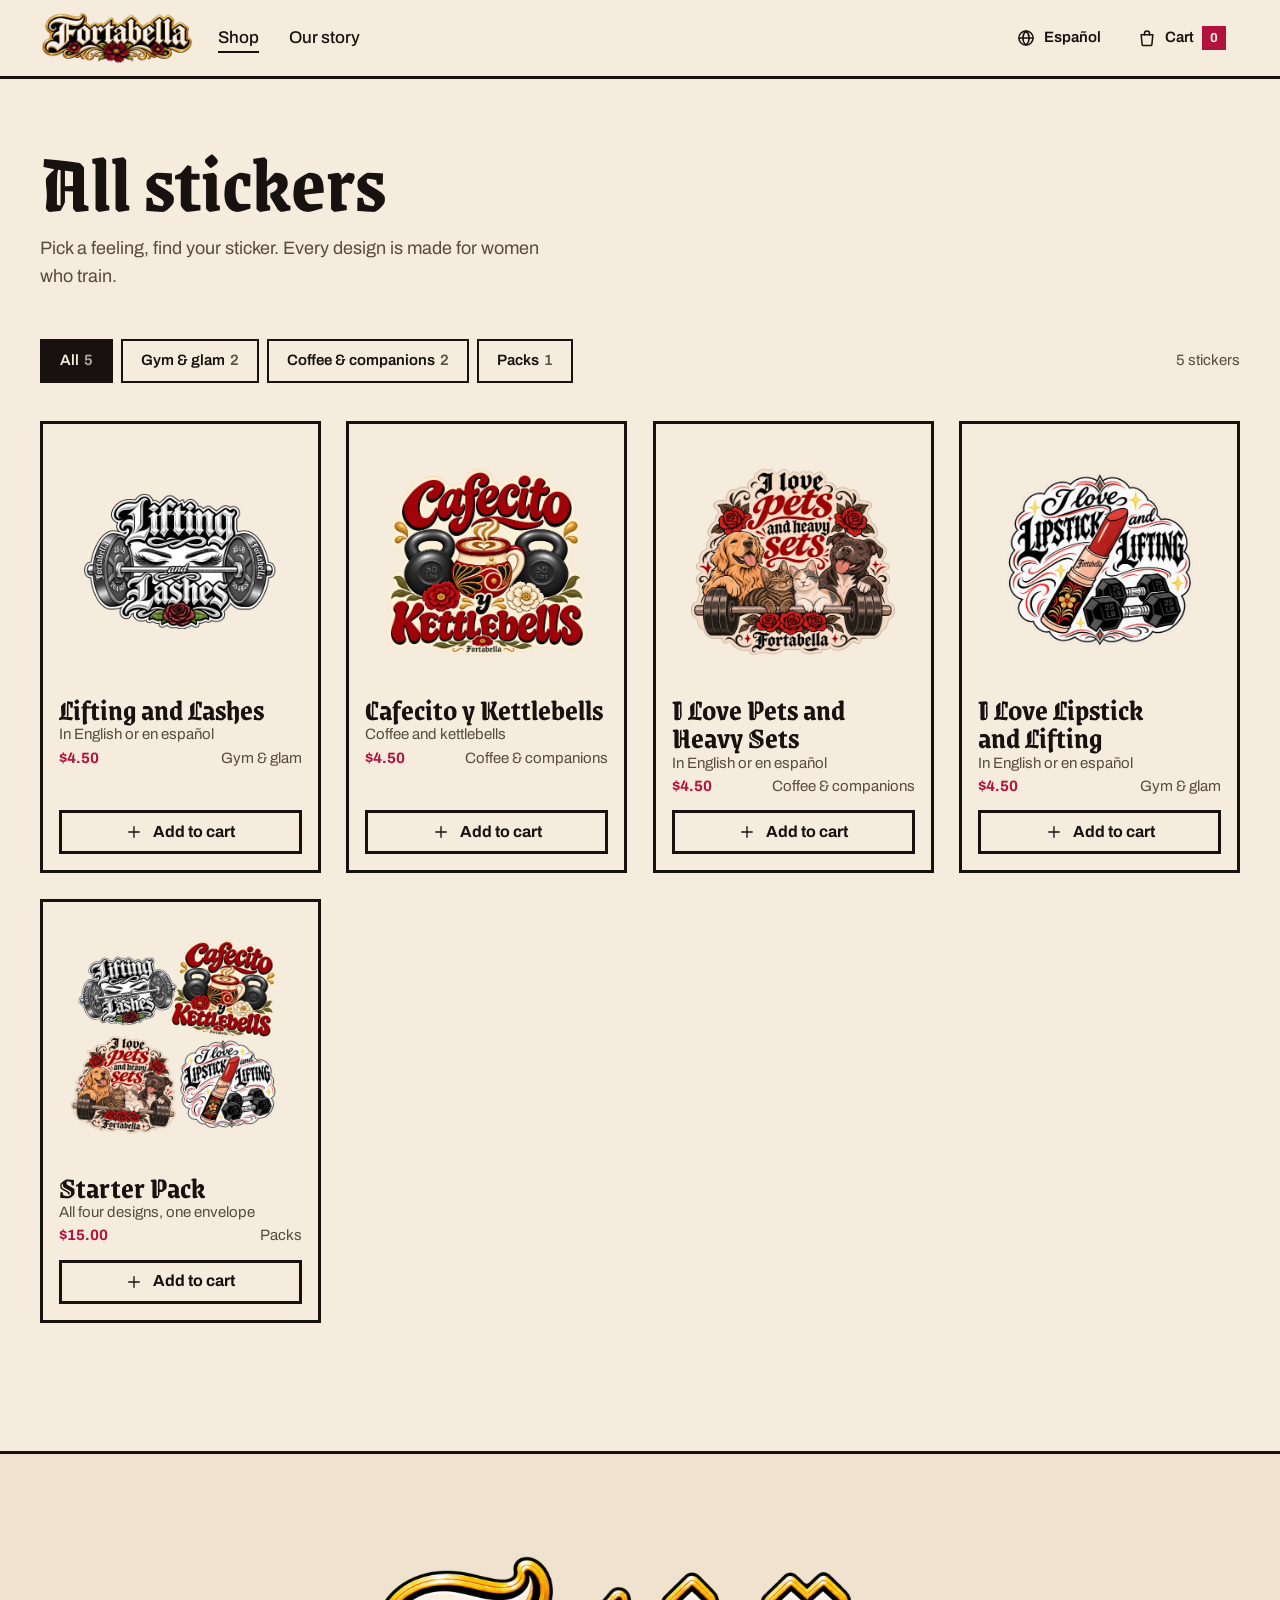
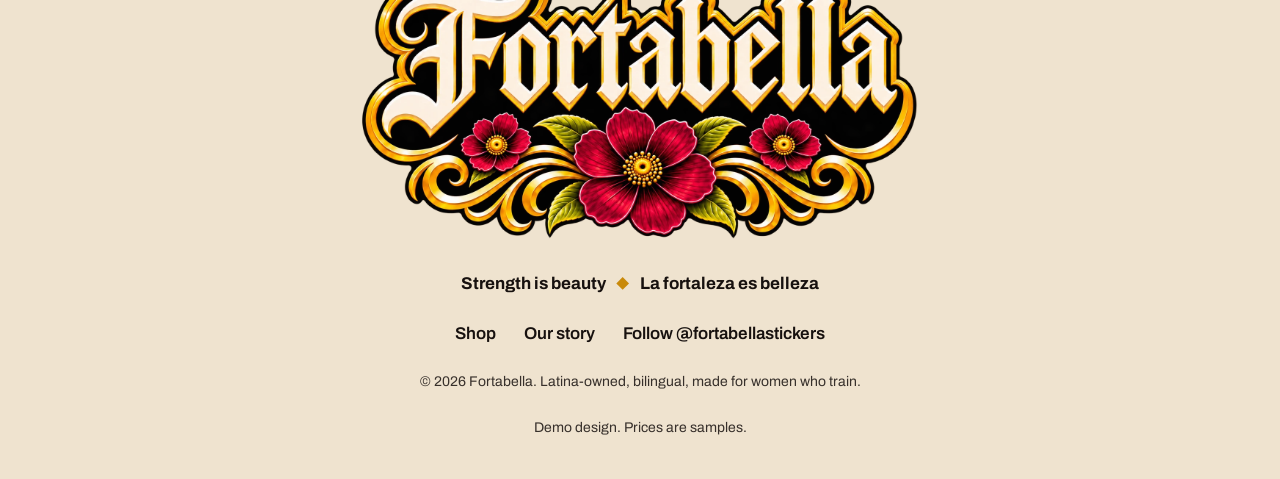
<file: 3-flash-sheet/shop.html>
<!doctype html>
<html lang="en">
<head>
<meta charset="utf-8">
<meta name="viewport" content="width=device-width, initial-scale=1">
<title>Shop stickers · Fortabella</title>
<meta name="robots" content="noindex">
<meta name="theme-color" content="#f5ecdd">
<link rel="icon" href="../shared/brand/favicon-64.png">
<link rel="preconnect" href="https://fonts.googleapis.com">
<link rel="preconnect" href="https://fonts.gstatic.com" crossorigin>
<link href="https://fonts.googleapis.com/css2?family=Grenze+Gotisch:wght@600;700&family=Archivo:wght@400;500;600;700&family=Montserrat:wght@800&family=UnifrakturMaguntia&display=swap" rel="stylesheet">
<link rel="stylesheet" href="../shared/css/core.css">
<link rel="stylesheet" href="theme.css">
<script src="../shared/data/catalog.js"></script>
</head>
<body data-demo="flash" data-page="shop">
<div data-site-header></div>
<main id="main" data-shop></main>
<div data-site-footer></div>
<script src="../shared/js/store.js"></script>
</body>
</html>
</file>
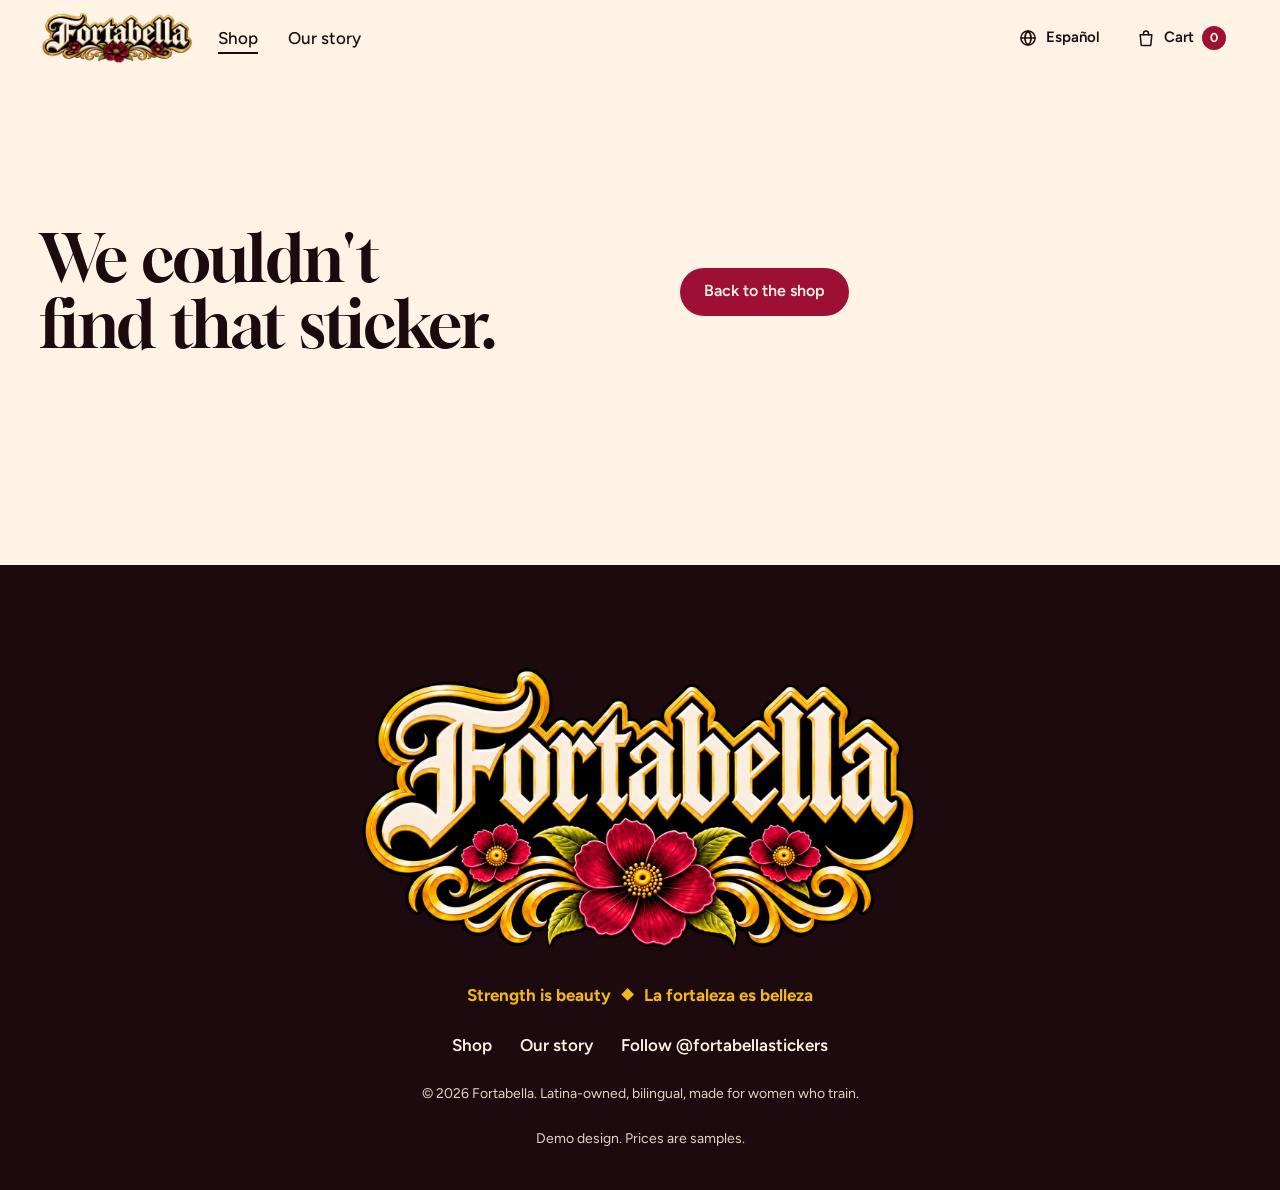
<file: 4-flor-fuerte/product.html>
<!doctype html>
<html lang="en">
<head>
<meta charset="utf-8">
<meta name="viewport" content="width=device-width, initial-scale=1">
<title>Sticker · Fortabella</title>
<meta name="robots" content="noindex">
<meta name="theme-color" content="#fff3e6">
<link rel="icon" href="../shared/brand/favicon-64.png">
<link rel="preconnect" href="https://fonts.googleapis.com">
<link rel="preconnect" href="https://fonts.gstatic.com" crossorigin>
<link href="https://fonts.googleapis.com/css2?family=Gloock&family=Figtree:wght@400;500;600;700&family=Montserrat:wght@800&family=UnifrakturMaguntia&display=swap" rel="stylesheet">
<link rel="stylesheet" href="../shared/css/core.css">
<link rel="stylesheet" href="theme.css">
<script src="../shared/data/catalog.js"></script>
</head>
<body data-demo="flor" data-page="product">
<div data-site-header></div>
<main id="main" data-product></main>
<div data-site-footer></div>
<script src="../shared/js/store.js"></script>
</body>
</html>
</file>
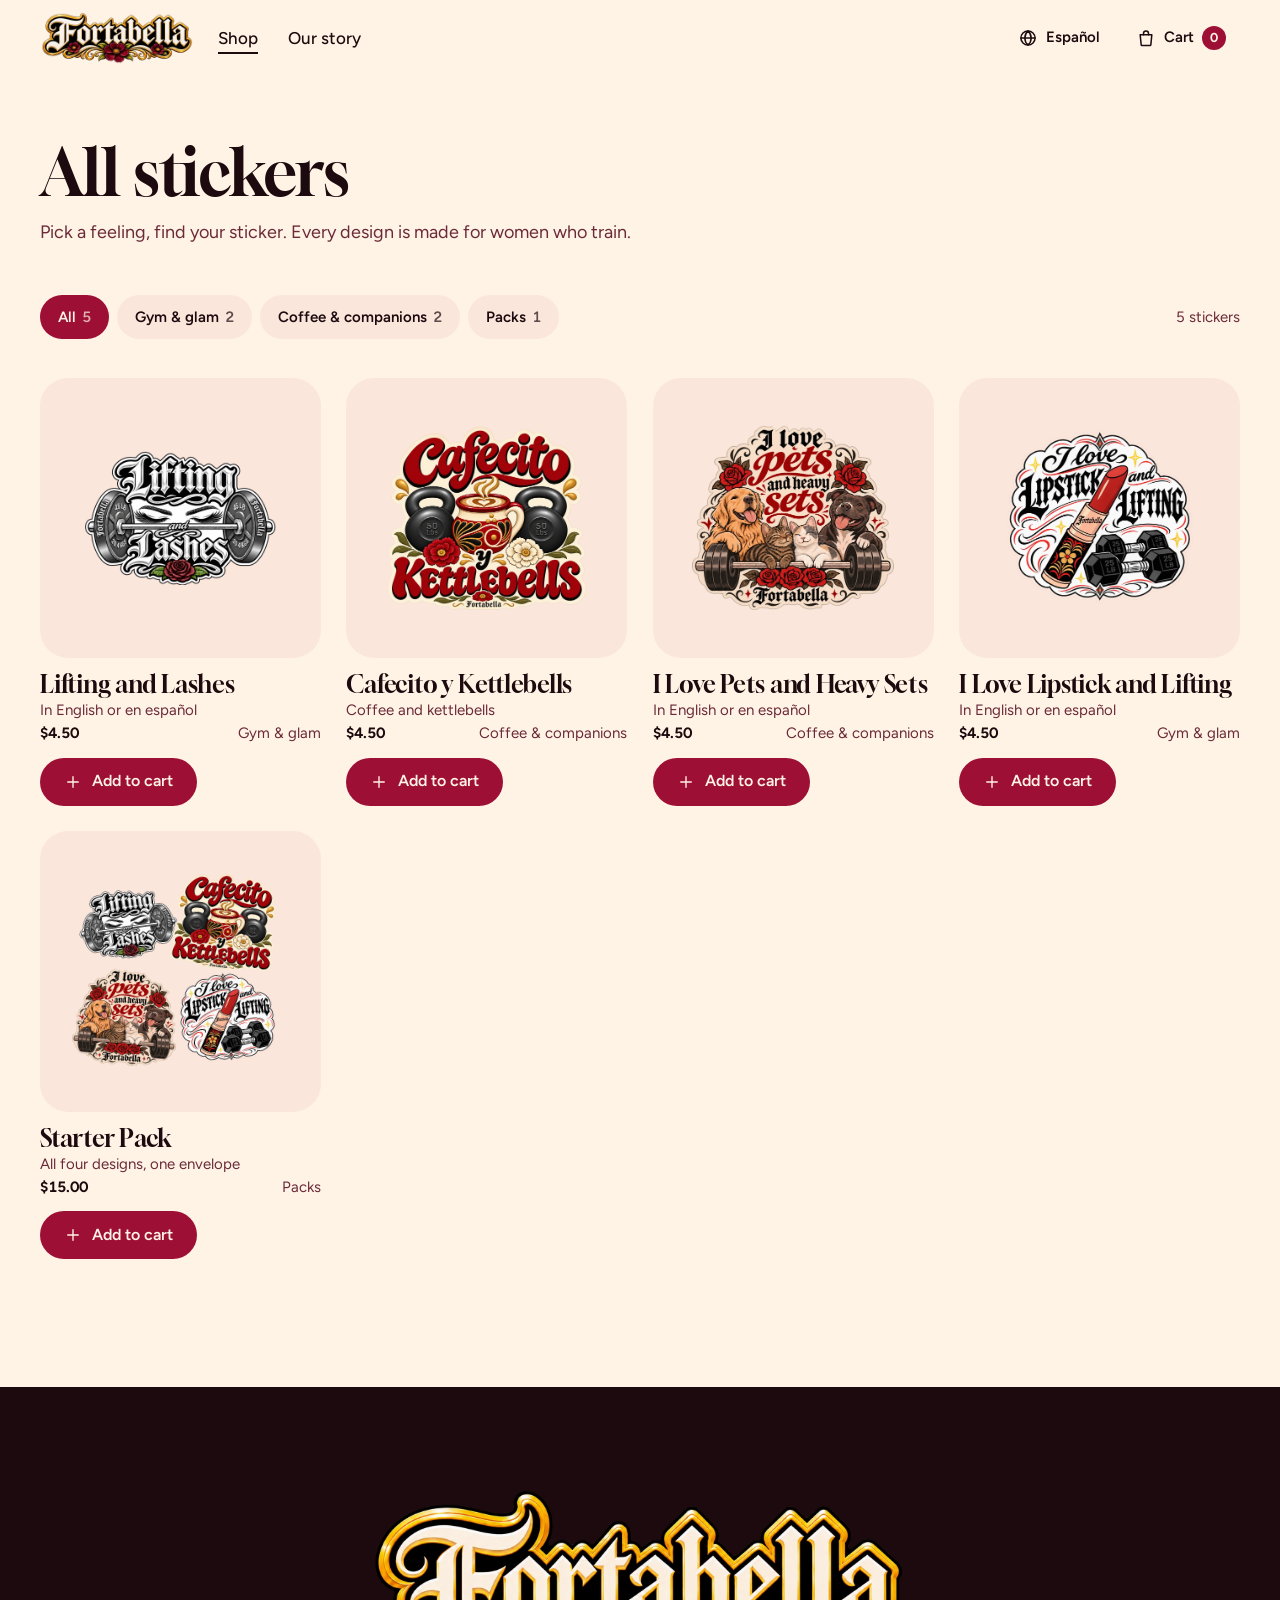
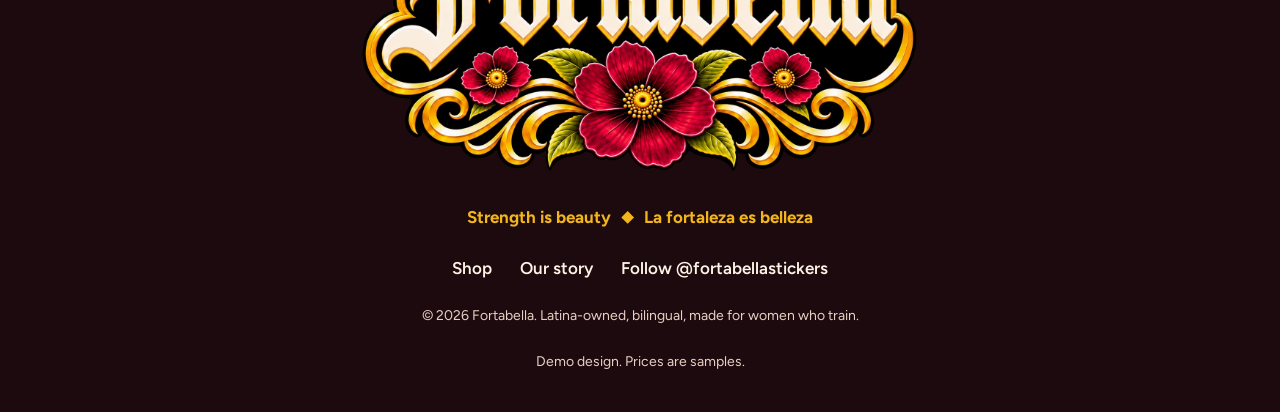
<file: 4-flor-fuerte/shop.html>
<!doctype html>
<html lang="en">
<head>
<meta charset="utf-8">
<meta name="viewport" content="width=device-width, initial-scale=1">
<title>Shop stickers · Fortabella</title>
<meta name="robots" content="noindex">
<meta name="theme-color" content="#fff3e6">
<link rel="icon" href="../shared/brand/favicon-64.png">
<link rel="preconnect" href="https://fonts.googleapis.com">
<link rel="preconnect" href="https://fonts.gstatic.com" crossorigin>
<link href="https://fonts.googleapis.com/css2?family=Gloock&family=Figtree:wght@400;500;600;700&family=Montserrat:wght@800&family=UnifrakturMaguntia&display=swap" rel="stylesheet">
<link rel="stylesheet" href="../shared/css/core.css">
<link rel="stylesheet" href="theme.css">
<script src="../shared/data/catalog.js"></script>
</head>
<body data-demo="flor" data-page="shop">
<div data-site-header></div>
<main id="main" data-shop></main>
<div data-site-footer></div>
<script src="../shared/js/store.js"></script>
</body>
</html>
</file>
<file: shared/css/core.css>
/*
  Fortabella core — structure shared by every demo.
  Each demo's theme.css sets the tokens below and owns the look.
*/
:root {
  --ground: #fff;
  --surface: #f6f6f6;
  --surface-2: #eee;
  --ink: #141010;
  --ink-soft: #4a3a3a;
  --accent: #b3123e;
  --accent-ink: #fff;
  --gold: #f2b51c;
  --sticker-edge: rgba(20, 10, 10, 0.14);
  --font-display: Georgia, serif;
  --font-text: system-ui, sans-serif;
  --btn-radius: 999px;
  --gutter: clamp(16px, 3.2vw, 40px);
  --maxw: 1360px;
  --head-h: 76px;
  --ease-out: cubic-bezier(0.16, 1, 0.3, 1);
  --ease-spring: cubic-bezier(0.34, 1.56, 0.64, 1);
}

*, *::before, *::after { box-sizing: border-box; }
html { -webkit-text-size-adjust: 100%; scroll-behavior: smooth; scroll-padding-top: calc(var(--head-h) + 16px); }
body {
  margin: 0;
  background: var(--ground);
  color: var(--ink);
  font-family: var(--font-text);
  font-size: 17px;
  line-height: 1.55;
  -webkit-font-smoothing: antialiased;
  text-rendering: optimizeLegibility;
}
img, svg { display: block; max-width: 100%; }
img { height: auto; }
h1, h2, h3, h4, p, ul, ol, dl, dd, figure { margin: 0; }
ul, ol { padding: 0; list-style: none; }
a { color: inherit; text-underline-offset: 0.22em; text-decoration-thickness: 1.5px; }
button { font: inherit; color: inherit; cursor: pointer; }
h1, h2, h3 { text-wrap: balance; font-weight: 400; }
p { text-wrap: pretty; }
::selection { background: var(--accent); color: var(--accent-ink); }
:focus-visible { outline: 3px solid var(--focus, var(--accent)); outline-offset: 3px; border-radius: 4px; }
html { scrollbar-color: var(--ink-soft) var(--ground); }
input, textarea { caret-color: var(--accent); }

.sr-only { position: absolute; width: 1px; height: 1px; padding: 0; margin: -1px; overflow: hidden; clip: rect(0 0 0 0); white-space: nowrap; border: 0; }
.skip { position: absolute; left: 12px; top: -60px; z-index: 100; padding: 10px 16px; background: var(--ink); color: var(--ground); border-radius: 6px; text-decoration: none; transition: top 0.2s; }
.skip:focus { top: 12px; }

.wrap { width: 100%; max-width: var(--maxw); margin-inline: auto; padding-inline: var(--gutter); }

.icon { width: 20px; height: 20px; fill: none; stroke: currentColor; stroke-width: 1.8; stroke-linecap: round; stroke-linejoin: round; flex: none; }

/* motto + the logo's gold diamond */
.motto { display: inline-flex; flex-wrap: wrap; align-items: center; justify-content: center; gap: 0.2em 0.7em; }
.gem { display: inline-block; width: 0.55em; height: 0.55em; background: var(--gold); transform: rotate(45deg); flex: none; }

/* ---------- header ---------- */
.site-head { position: sticky; top: 0; z-index: 40; background: var(--head-bg, var(--ground)); color: var(--head-ink, var(--ink)); transition: background-color 0.3s; }
.site-head__inner { max-width: var(--maxw); margin-inline: auto; padding: 0 var(--gutter); height: var(--head-h); display: grid; grid-template-columns: auto 1fr auto; align-items: center; gap: 24px; }
.brand { display: block; width: clamp(118px, 12vw, 150px); transition: opacity 0.35s var(--ease-out), transform 0.35s var(--ease-out); }
.site-nav ul { display: flex; gap: clamp(18px, 2.4vw, 36px); }
.site-nav a { text-decoration: none; font-weight: 500; padding: 8px 0; position: relative; }
.site-nav a::after { content: ""; position: absolute; left: 0; right: 0; bottom: 2px; height: 2px; background: currentColor; transform: scaleX(0); transform-origin: left; transition: transform 0.3s var(--ease-out); }
.site-nav a:hover::after, .site-nav a[aria-current="page"]::after { transform: scaleX(1); }
.site-head__actions { display: flex; align-items: center; gap: 8px; }
.lang-btn, .cart-btn { display: inline-flex; align-items: center; gap: 8px; min-height: 44px; padding: 0 14px; border: 0; background: transparent; border-radius: var(--btn-radius); font-weight: 600; font-size: 15px; transition: background-color 0.2s, transform 0.15s; }
.lang-btn:hover, .cart-btn:hover { background: var(--hover-tint, rgba(0, 0, 0, 0.06)); }
.lang-btn:active, .cart-btn:active { transform: scale(0.96); }
.cart-btn__count { min-width: 24px; height: 24px; padding: 0 6px; border-radius: 12px; display: inline-grid; place-items: center; font-size: 13px; font-weight: 700; background: var(--accent); color: var(--accent-ink); font-variant-numeric: tabular-nums; }
.cart-btn__count.bump { animation: bump 0.5s var(--ease-spring); }
@keyframes bump { 0% { transform: scale(1); } 40% { transform: scale(1.35); } 100% { transform: scale(1); } }

/* home: the big logo owns the hero; the nav logo arrives once it scrolls away */
.brand { overflow: hidden; }
[data-page="home"]:not(.past-hero) .site-head .brand { width: 0; opacity: 0; transform: translateY(-6px); pointer-events: none; visibility: hidden; }
[data-page="home"] .site-head .brand { transition: opacity 0.35s var(--ease-out), transform 0.35s var(--ease-out), width 0.35s var(--ease-out); }
[data-page="home"]:not(.past-hero) .site-head__inner { column-gap: 0; }
.site-nav a, .lang-btn, .cart-btn { white-space: nowrap; }

/* ---------- buttons ---------- */
.btn { display: inline-flex; align-items: center; justify-content: center; gap: 10px; min-height: 48px; padding: 0 24px; border-radius: var(--btn-radius); border: 0; background: var(--surface-2); color: var(--ink); font-weight: 600; font-size: 16px; text-decoration: none; transition: background-color 0.2s, color 0.2s, transform 0.18s var(--ease-out); }
.btn:hover { transform: translateY(-1px); }
.btn:active { transform: translateY(0) scale(0.97); }
.btn--primary { background: var(--accent); color: var(--accent-ink); }
.btn--primary:hover { background: var(--accent-hover, var(--accent)); }
.btn--block { width: 100%; }
.btn .icon { width: 18px; height: 18px; }
.btn.is-added .icon { display: none; }
.text-btn { border: 0; background: none; padding: 6px 0; font-size: 14px; text-decoration: underline; text-underline-offset: 0.25em; color: var(--ink-soft); }
.text-btn:hover { color: var(--ink); }
.icon-btn { width: 44px; height: 44px; display: grid; place-items: center; border: 0; background: transparent; border-radius: 50%; }
.icon-btn:hover { background: var(--hover-tint, rgba(0, 0, 0, 0.06)); }

/* ---------- sticker art ---------- */
.sticker { width: 100%; height: auto; aspect-ratio: 1; overflow: visible; transition: transform 0.45s var(--ease-spring); }

/* ---------- product card (themes restyle freely) ---------- */
.grid { display: grid; gap: clamp(16px, 2vw, 28px); grid-template-columns: repeat(auto-fill, minmax(min(100%, 220px), 1fr)); }
.p-card { position: relative; display: flex; flex-direction: column; gap: 12px; }
.p-card__media { display: block; padding: 12%; border-radius: var(--card-radius, 0); background: var(--surface); }
.p-card:hover .sticker { transform: rotate(-4deg) scale(1.04); }
.p-card__name { font-size: 19px; line-height: 1.2; }
.p-card__name a { text-decoration: none; }
.p-card__name a::after { content: ""; position: absolute; inset: 0; z-index: 1; }
.p-card__name a:focus-visible { outline: none; }
.p-card:has(.p-card__name a:focus-visible) { outline: 3px solid var(--focus, var(--accent)); outline-offset: 4px; }
.p-card__meaning { color: var(--ink-soft); font-size: 15px; }
.p-card__meta { display: flex; justify-content: space-between; gap: 12px; font-size: 15px; }
.p-card__price { font-weight: 700; font-variant-numeric: tabular-nums; }
.p-card__cat { color: var(--ink-soft); }
.p-card__add { position: relative; z-index: 2; align-self: flex-start; margin-top: auto; }

/* ---------- categories ---------- */
.cat__link { display: flex; align-items: center; gap: 16px; text-decoration: none; }
.cat__art { width: 64px; flex: none; }
.cat__count { font-variant-numeric: tabular-nums; }

/* ---------- shop page ---------- */
.shop { max-width: var(--maxw); margin-inline: auto; padding: clamp(32px, 5vw, 72px) var(--gutter) clamp(80px, 10vw, 140px); }
.shop__head { max-width: 760px; margin-bottom: clamp(28px, 4vw, 48px); }
.shop__lede { margin-top: 14px; font-size: 18px; color: var(--ink-soft); max-width: 56ch; }
.shop__bar { display: flex; flex-wrap: wrap; align-items: center; justify-content: space-between; gap: 16px; margin-bottom: clamp(24px, 3vw, 40px); }
.filters { display: flex; flex-wrap: wrap; gap: 8px; }
.chip { min-height: 44px; padding: 0 18px; border-radius: var(--btn-radius); border: 0; background: var(--surface); font-weight: 600; font-size: 15px; transition: background-color 0.2s, color 0.2s; }
.chip:hover { background: var(--surface-2); }
.chip[aria-pressed="true"] { background: var(--ink); color: var(--ground); }
.chip__n { opacity: 0.7; font-variant-numeric: tabular-nums; margin-left: 2px; }
.shop__count { color: var(--ink-soft); font-size: 15px; }
.shop__empty { padding: 64px 0; display: grid; gap: 20px; justify-items: start; }

/* ---------- product page ---------- */
[data-product] { max-width: var(--maxw); margin-inline: auto; padding: clamp(20px, 3vw, 40px) var(--gutter) clamp(80px, 10vw, 140px); }
.crumbs ol { display: flex; flex-wrap: wrap; gap: 6px; font-size: 14px; color: var(--ink-soft); }
.crumbs li + li::before { content: "/"; margin-right: 6px; opacity: 0.6; }
.crumbs a { text-decoration: none; }
.crumbs a:hover { text-decoration: underline; }
.pdp { display: grid; grid-template-columns: minmax(0, 1.1fr) minmax(0, 1fr); gap: clamp(28px, 5vw, 88px); align-items: center; margin-top: clamp(16px, 3vw, 32px); }
.pdp__media { padding: clamp(24px, 7vw, 96px); background: var(--surface); border-radius: var(--card-radius, 0); }
.pdp__info { display: grid; gap: 18px; align-content: start; }
.pdp__meaning span { font-weight: 700; margin-right: 6px; }
.pdp__price { font-size: 24px; font-weight: 700; font-variant-numeric: tabular-nums; }
.pdp__desc { max-width: 52ch; font-size: 18px; }
.pdp__sub { font-size: 16px; font-weight: 700; margin-bottom: 8px; font-family: var(--font-text); }
.pdp__includes ul { display: grid; gap: 6px; }
.pdp__includes a { display: inline-flex; align-items: center; gap: 12px; text-decoration: none; }
.pdp__includes a:hover { text-decoration: underline; }
.pdp__mini { width: 44px; }
.pdp__specs { display: flex; flex-wrap: wrap; gap: 12px 40px; }
.pdp__specs dt { font-size: 14px; color: var(--ink-soft); }
.pdp__specs dd { font-weight: 600; }
.pdp__buy { display: flex; flex-wrap: wrap; gap: 12px; margin-top: 6px; }
.pdp__add { min-height: 56px; padding: 0 32px; font-size: 17px; }
.pdp--missing { display: grid; gap: 24px; justify-items: start; padding: 80px 0; }
.related { margin-top: clamp(80px, 10vw, 140px); }
.related__title { margin-bottom: 28px; }

/* ---------- quantity stepper ---------- */
.qty { display: inline-flex; align-items: center; border-radius: var(--btn-radius); background: var(--surface); }
.qty button { width: 40px; height: 40px; display: grid; place-items: center; border: 0; background: transparent; border-radius: 50%; }
.qty button:hover { background: var(--surface-2); }
.qty output { min-width: 28px; text-align: center; font-weight: 700; font-variant-numeric: tabular-nums; }
.qty--lg button { width: 52px; height: 56px; }

/* ---------- cart dialog ---------- */
/* taste-skill-ignore: the cart is a real overlay (modal dialog) and floats over the page */
dialog.cart { position: fixed; inset: 0 0 0 auto; margin: 0; width: min(440px, 100vw); max-width: 100vw; height: 100dvh; max-height: 100dvh; padding: 0; border: 0; background: var(--cart-bg, var(--ground)); color: var(--ink); box-shadow: -24px 0 60px rgba(0, 0, 0, 0.18); } /* taste-skill-ignore: real overlay */
dialog.cart[open] { animation: drawer-in 0.42s var(--ease-out); }
dialog.cart.is-closing { animation: drawer-out 0.22s var(--ease-out) forwards; }
dialog.cart::backdrop { background: rgba(20, 8, 10, 0.42); animation: fade 0.3s ease-out; }
@keyframes drawer-in { from { transform: translateX(100%); } to { transform: none; } }
@keyframes drawer-out { to { transform: translateX(100%); } }
@keyframes fade { from { opacity: 0; } }
.cart__panel { display: flex; flex-direction: column; height: 100%; }
.cart__head { display: flex; justify-content: space-between; align-items: center; padding: 18px 16px 18px 24px; }
.cart__title { font-size: 26px; }
.cart__body { flex: 1; display: flex; flex-direction: column; min-height: 0; }
.cart__lines { flex: 1; overflow-y: auto; padding: 8px 24px; display: grid; gap: 18px; align-content: start; }
.cart-line { display: grid; grid-template-columns: 84px 1fr; gap: 16px; align-items: center; }
.cart-line__art { display: block; padding: 8px; background: var(--surface); border-radius: var(--card-radius, 0); }
.cart-line__info { display: grid; gap: 4px; }
.cart-line__name { font-weight: 700; text-decoration: none; }
.cart-line__name:hover { text-decoration: underline; }
.cart-line__price { font-variant-numeric: tabular-nums; color: var(--ink-soft); }
.cart-line__row { display: flex; align-items: center; gap: 16px; margin-top: 4px; }
.cart__foot { padding: 20px 24px 28px; background: var(--surface); display: grid; gap: 10px; }
.cart__total { display: flex; justify-content: space-between; font-size: 18px; }
.cart__total strong { font-variant-numeric: tabular-nums; }
.cart__note, .cart__pending { font-size: 14px; color: var(--ink-soft); }
.cart__pending { padding: 12px 14px; background: var(--surface-2); border-radius: 8px; color: var(--ink); }
.cart__empty { padding: 32px 24px; display: grid; gap: 20px; justify-items: start; font-size: 18px; }

/* ---------- footer ---------- */
.site-foot { background: var(--foot-bg, var(--surface)); color: var(--foot-ink, var(--ink)); }
.site-foot__inner { max-width: var(--maxw); margin-inline: auto; padding: clamp(64px, 8vw, 120px) var(--gutter) 40px; display: grid; gap: 24px; justify-items: center; text-align: center; }
.site-foot__brand { width: min(560px, 82vw); }
.site-foot__motto { font-weight: 700; font-size: 17px; }
.site-foot__nav ul { display: flex; flex-wrap: wrap; justify-content: center; gap: 8px 28px; }
.site-foot__nav a { text-decoration: none; font-weight: 600; }
.site-foot__nav a:hover { text-decoration: underline; }
.site-foot__small { font-size: 14px; opacity: 0.85; }

/* ---------- reveals (content stays visible without JS) ---------- */
.js [data-reveal] > * { opacity: 0; transform: translateY(22px); transition: opacity 0.7s var(--ease-out), transform 0.8s var(--ease-out); transition-delay: calc(var(--i, 0) * 80ms); }
.js [data-reveal].is-in > * { opacity: 1; transform: none; }
[data-reveal] > :nth-child(2) { --i: 1; }
[data-reveal] > :nth-child(3) { --i: 2; }
[data-reveal] > :nth-child(4) { --i: 3; }
[data-reveal] > :nth-child(5) { --i: 4; }

/* ---------- responsive ---------- */
@media (max-width: 860px) {
  .pdp { grid-template-columns: 1fr; }
  .site-head__inner { grid-template-columns: auto 1fr auto; gap: 8px; }
  .site-nav ul { gap: 16px; justify-content: center; }
}
@media (max-width: 560px) {
  :root { --head-h: 64px; }
  body { font-size: 16px; }
  .brand { width: 104px; }
  .cart-btn__label, .lang-btn span { position: absolute; width: 1px; height: 1px; overflow: hidden; clip: rect(0 0 0 0); }
  .lang-btn, .cart-btn { padding: 0 10px; }
  .site-nav { justify-self: center; }
  .site-nav a { font-size: 15px; }
  .site-nav ul { gap: 12px; }
  .site-nav { min-width: 0; }
  .site-head__actions { gap: 0; }
  .grid { grid-template-columns: repeat(2, minmax(0, 1fr)); gap: 16px 12px; }
  .p-card__name { font-size: 17px; }
  .p-card__add { width: 100%; padding: 0 12px; }
  .cart-line { grid-template-columns: 68px 1fr; }
}

@media (prefers-reduced-motion: reduce) {
  html { scroll-behavior: auto; }
  *, *::before, *::after { animation-duration: 0.01ms !important; animation-iteration-count: 1 !important; transition-duration: 0.01ms !important; transition-delay: 0ms !important; }
  .js [data-reveal] > * { opacity: 1; transform: none; }
}

/* ---------- real sticker images + EN/ES versions ---------- */
img.sticker { object-fit: contain; filter: none; }
.versions { display: grid; gap: 8px; }
.versions__label { font-size: 15px; font-weight: 600; }
.cart-line__ver { font-size: 14px; color: var(--ink-soft); }
.brand { width: clamp(132px, 12vw, 172px); }
@media (max-width: 560px) { .brand { width: 112px; } }
</file>
<file: 1-rosa-y-oro/theme.css>
/* Rosa y Oro — blush boutique. Logo is the only ornate thing on the page. */
:root {
  --ground: #f8e5e7;
  --surface: #fff8f2;
  --surface-2: #f1d3d8;
  --ink: #2a0e15;
  --ink-soft: #6a3442;
  --accent: #b3123e;
  --accent-hover: #93072f;
  --accent-ink: #fff8f2;
  --gold: #d99a12;
  --wine: #3a0e18;
  --sticker-edge: rgba(42, 14, 21, 0.12);
  --font-display: "Bodoni Moda", "Didot", serif;
  --font-text: "Jost", system-ui, sans-serif;
  --btn-radius: 999px;
  --hover-tint: rgba(42, 14, 21, 0.07);
  --head-bg: var(--ground);
  --foot-bg: var(--surface);
}

h1, h2, h3, .cart__title { font-family: var(--font-display); font-weight: 500; letter-spacing: -0.015em; }
.site-nav a { font-size: 16px; }

/* ---------- arched display niches for stickers ---------- */
.p-card { gap: 14px; text-align: center; align-items: center; }
.p-card__media { width: 100%; padding: 16% 14% 12%; background: var(--surface); border-radius: 999px 999px 0 0; transition: background-color 0.3s; }
.p-card:hover .p-card__media { background: #fff; }
.p-card__name { font-family: var(--font-display); font-size: 22px; font-weight: 500; }
.p-card__meaning { font-size: 15px; }
.p-card__meta { justify-content: center; gap: 10px; }
.p-card__meta .p-card__cat::before { content: ""; display: inline-block; width: 6px; height: 6px; margin: 0 10px 2px 0; background: var(--gold); transform: rotate(45deg); }
/* crimson means buy: every add-to-cart is the one filled colour on the page */
.p-card__add { align-self: center; background: var(--accent); color: var(--accent-ink); min-height: 44px; }
.p-card__add:hover { background: var(--accent-hover); }
.p-card__add.is-added { background: var(--ink); color: var(--surface); }

/* ---------- hero: the logo's own lockup, tagline included ---------- */
.hero { padding: clamp(20px, 3vw, 40px) var(--gutter) clamp(56px, 7vw, 96px); text-align: center; display: grid; justify-items: center; }
.hero__logo { width: min(620px, 90vw); }
.hero__logo img { width: 100%; }
.hero__link { font-weight: 600; align-self: center; padding: 8px 4px; }
.hero__title { margin-top: clamp(22px, 2.6vw, 34px); font-size: clamp(36px, 3.9vw, 56px); line-height: 1.02; max-width: 14ch; }
.hero__sub { margin-top: 20px; max-width: 46ch; font-size: clamp(17px, 1.4vw, 19px); }
.hero__actions { margin-top: 28px; display: flex; flex-wrap: wrap; gap: 12px; justify-content: center; }
.hero__actions .btn { min-height: 54px; padding: 0 30px; }
.btn--ghost { background: transparent; border: 2px solid var(--ink); }
.btn--ghost:hover { background: var(--ink); color: var(--surface); }

/* ---------- featured: four pieces in the case ---------- */
.case { background: var(--surface); padding: clamp(72px, 9vw, 128px) 0; }
.case__head { display: flex; flex-wrap: wrap; justify-content: space-between; align-items: end; gap: 16px; margin-bottom: clamp(32px, 4vw, 56px); }
.case__title { font-size: clamp(32px, 3.4vw, 52px); line-height: 1.05; }
.case__link { font-weight: 600; display: inline-flex; align-items: center; gap: 8px; }
.case .grid { grid-template-columns: repeat(4, minmax(0, 1fr)); gap: clamp(16px, 2.4vw, 40px); }
.case .p-card__media { background: var(--ground); }
.case .p-card:hover .p-card__media { background: var(--surface-2); }

/* ---------- shop by feeling ---------- */
.feel { padding: clamp(80px, 10vw, 150px) 0; }
.feel__grid { display: grid; grid-template-columns: minmax(0, 0.8fr) minmax(0, 1.2fr); gap: clamp(32px, 6vw, 96px); align-items: start; }
.feel__title { font-size: clamp(36px, 4vw, 60px); line-height: 1.02; }
.feel__sub { margin-top: 16px; max-width: 34ch; font-size: 18px; color: var(--ink-soft); }
.feel__list { display: grid; gap: 6px; }
.feel__list .cat__link { display: grid; grid-template-columns: 1fr auto 88px; gap: 20px; align-items: center; padding: 14px 20px; margin-inline: -20px; border-radius: 999px 0 0 999px; transition: background-color 0.3s var(--ease-out); }
.feel__list .cat__link:hover { background: var(--surface-2); }
.feel__list .cat__name { font-family: var(--font-display); font-size: clamp(32px, 3.6vw, 54px); line-height: 1; transition: transform 0.4s var(--ease-out); }
.feel__list .cat__count { font-size: 17px; color: var(--ink-soft); }
.feel__list .cat__art { width: 88px; transition: transform 0.5s var(--ease-spring); }
.feel__list .cat__link:hover .cat__name { transform: translateX(12px); }
.feel__list .cat__link:hover .cat__art { transform: rotate(-8deg) scale(1.08); }

/* ---------- story ---------- */
.story { background: var(--surface); padding: clamp(64px, 7vw, 104px) 0; }
.story__grid { display: grid; grid-template-columns: minmax(0, 1fr) minmax(0, 1fr); gap: clamp(32px, 6vw, 96px); align-items: center; }
.story__title { font-size: clamp(36px, 4vw, 60px); line-height: 1.02; max-width: 12ch; }
.story__text { margin-top: 24px; display: grid; gap: 16px; max-width: 48ch; font-size: 18px; }
.story__collage { position: relative; aspect-ratio: 1 / 0.72; max-width: 560px; justify-self: center; width: 100%; }
.story__collage .sticker { position: absolute; width: 50%; }
.story__collage .sticker:nth-child(1) { left: 4%; top: 6%; rotate: -10deg; }
.story__collage .sticker:nth-child(2) { right: 0; top: 0; width: 46%; rotate: 8deg; }
.story__collage .sticker:nth-child(3) { left: 26%; bottom: 0; width: 54%; rotate: -3deg; }

/* ---------- pack: the one wine field ---------- */
.pack { background: var(--wine); color: var(--surface); padding: clamp(80px, 10vw, 140px) 0; --ink-soft: #f1c9d1; --sticker-edge: rgba(0, 0, 0, 0.25); }
.pack__grid { display: grid; grid-template-columns: minmax(0, 1fr) minmax(0, 1fr); gap: clamp(32px, 6vw, 96px); align-items: center; }
.pack__art { max-width: 520px; justify-self: center; width: 100%; }
.pack__title { font-size: clamp(36px, 4vw, 60px); line-height: 1.02; }
.pack__sub { margin-top: 18px; font-size: 18px; color: var(--ink-soft); max-width: 42ch; }
.pack__price { margin-top: 22px; font-size: 28px; font-weight: 600; font-variant-numeric: tabular-nums; }
.pack__actions { margin-top: 24px; display: flex; flex-wrap: wrap; gap: 12px; }
.pack .btn--primary { min-height: 54px; padding: 0 30px; }

.pack .btn--primary.is-added { background: var(--gold); color: var(--wine); }
.pack a.pack__more { color: var(--surface); font-weight: 600; align-self: center; }
.pack .gem { margin-right: 10px; }

/* ---------- instagram ---------- */
.ig { padding: clamp(72px, 9vw, 120px) 0; text-align: center; }
.ig__title { font-size: clamp(32px, 3.4vw, 52px); line-height: 1.05; }
.ig__sub { margin: 14px auto 0; max-width: 44ch; font-size: 18px; color: var(--ink-soft); }
.ig .btn { margin-top: 26px; }

/* shop + product touches */
.shop__title, .pdp__name { font-size: clamp(40px, 5vw, 72px); line-height: 1; }
.pdp__media { background: var(--surface); border-radius: 999px 999px 0 0; }
.pdp__price { font-family: var(--font-display); font-size: 30px; font-weight: 500; }
.related__title { font-size: clamp(30px, 3vw, 44px); }
.chip { background: var(--surface); }
.chip[aria-pressed="true"] { background: var(--ink); color: var(--surface); }
.site-foot__motto { color: var(--ink-soft); }

@media (max-width: 960px) {
  .case .grid { grid-template-columns: repeat(2, minmax(0, 1fr)); }
  .feel__grid, .story__grid, .pack__grid { grid-template-columns: 1fr; }
  .story__collage { max-width: 520px; width: 100%; justify-self: center; }
}
@media (max-width: 560px) {
  .hero__title { font-size: 38px; }
  .feel__list .cat__link { grid-template-columns: 1fr auto 64px; gap: 12px; }
  .feel__list .cat__art { width: 64px; }
  .p-card__add { width: auto; }
}
/* story collage re-spaced so every sticker's lettering stays readable */
.story__collage { aspect-ratio: 1 / 0.92; }
.story__collage .sticker:nth-child(1) { left: 0; top: 0; width: 46%; }
.story__collage .sticker:nth-child(2) { right: 2%; left: auto; top: 2%; width: 42%; }
.story__collage .sticker:nth-child(3) { left: 22%; bottom: 0; width: 56%; }
</file>
<file: 2-terciopelo/theme.css>
/* Terciopelo — black velvet jewelry box. The logo's black outline becomes the ground. */
:root {
  --ground: #110a0c;
  --surface: #1d1215;
  --surface-2: #2b1a1f;
  --ink: #fff2e2;
  --ink-soft: #d8c0b2;
  --accent: #c8174a;
  --accent-hover: #a80f3b;
  --accent-ink: #fff2e2;
  --gold: #ebb33a;
  --cream: #fff4e4;
  --sticker-edge: rgba(0, 0, 0, 0.45);
  --font-display: "Marcellus", "Trajan Pro", serif;
  --font-text: "Jost", system-ui, sans-serif;
  --btn-radius: 2px;
  --card-radius: 0;
  --hover-tint: rgba(255, 242, 226, 0.08);
  --focus: var(--gold);
  --head-bg: var(--ground);
  --foot-bg: #0a0607;
  --cart-bg: var(--surface);
  color-scheme: dark;
}

h1, h2, h3, .cart__title { font-family: var(--font-display); font-weight: 400; letter-spacing: 0; }
::selection { background: var(--gold); color: var(--ground); }
.btn { background: var(--surface-2); color: var(--ink); }
.btn--primary { background: var(--accent); color: var(--accent-ink); }
.btn--gold { background: var(--gold); color: var(--ground); }
.btn--gold:hover { background: #f5c556; }
.cart-btn__count { background: var(--gold); color: var(--ground); }
.chip { background: var(--surface); color: var(--ink); }
.chip:hover { background: var(--surface-2); }
.chip[aria-pressed="true"] { background: var(--gold); color: var(--ground); }
.qty { background: var(--surface-2); }
.qty button:hover { background: rgba(255, 242, 226, 0.1); }
.cart__foot { background: var(--surface-2); }
.cart__pending { background: var(--ground); }

/* ---------- velvet cushions ---------- */
.p-card { text-align: center; align-items: center; gap: 10px; }
.p-card__media { width: 100%; aspect-ratio: 1; padding: 17%; border-radius: 50%; background: var(--surface); transition: background-color 0.35s; }
.p-card:hover .p-card__media { background: var(--surface-2); }
.p-card__name { font-family: var(--font-display); font-size: 22px; margin-top: 6px; }
.p-card__meta { justify-content: center; }
.p-card__price { color: var(--gold); font-weight: 600; }
.p-card__cat { display: none; }
.p-card__add { align-self: center; background: transparent; color: var(--ink); border: 1.5px solid rgba(255, 242, 226, 0.4); min-height: 44px; }
.p-card__add:hover { border-color: var(--gold); color: var(--gold); }
.p-card__add.is-added { background: var(--gold); color: var(--ground); border-color: var(--gold); }

/* ---------- hero: logo on velvet + one charm ---------- */
.hero { padding: clamp(20px, 3vw, 40px) 0 clamp(64px, 8vw, 112px); }
.hero__grid { display: grid; grid-template-columns: minmax(0, 1.25fr) minmax(0, 0.85fr); gap: clamp(32px, 5vw, 80px); align-items: center; }
.hero__logo { width: min(640px, 100%); margin-left: -1.5%; }
.hero__title { margin-top: clamp(20px, 2.6vw, 36px); font-size: clamp(38px, 4.4vw, 64px); line-height: 1.04; max-width: 15ch; }
.hero__sub { margin-top: 18px; max-width: 44ch; font-size: clamp(17px, 1.35vw, 19px); color: var(--ink-soft); }
.hero__actions { margin-top: 28px; display: flex; flex-wrap: wrap; gap: 12px; align-items: center; }
.hero__actions .btn { min-height: 54px; padding: 0 30px; }
.hero__more { font-weight: 600; color: var(--gold); }
.charm { display: grid; justify-items: center; text-align: center; gap: 14px; justify-self: end; width: min(440px, 100%); }
.charm__disc { width: min(440px, 100%); aspect-ratio: 1; border-radius: 50%; background: var(--surface); display: grid; place-items: center; padding: 16%; }
.charm__disc .sticker { animation: sway 7s ease-in-out infinite; transform-origin: 50% 0; }
@keyframes sway { 0%, 100% { transform: rotate(-3deg); } 50% { transform: rotate(3deg); } }
.charm__name { font-family: var(--font-display); font-size: 28px; }
.charm__meta { color: var(--ink-soft); }
.charm__meta strong { color: var(--gold); font-weight: 600; margin-left: 8px; }

/* ---------- the collection ---------- */
.coll { padding: clamp(72px, 9vw, 128px) 0; background: var(--surface); }
.coll .p-card__media { background: var(--ground); }
.coll .p-card:hover .p-card__media { background: #170e11; }
.coll__head { display: grid; grid-template-columns: minmax(0, 1fr) auto; align-items: end; gap: 16px; margin-bottom: clamp(36px, 4vw, 60px); }
.coll__title { font-size: clamp(34px, 3.8vw, 56px); line-height: 1.04; }
.coll__sub { margin-top: 12px; color: var(--ink-soft); max-width: 46ch; font-size: 18px; }
.coll__link { color: var(--gold); font-weight: 600; display: inline-flex; gap: 8px; align-items: center; }
.coll .grid { grid-template-columns: repeat(4, minmax(0, 1fr)); gap: clamp(28px, 3vw, 48px) clamp(16px, 2.4vw, 40px); }

/* ---------- statement ---------- */
.vow { padding: clamp(96px, 12vw, 180px) 0; text-align: center; }
.vow__title { font-size: clamp(30px, 5.6vw, 84px); line-height: 1.02; max-width: 16ch; margin-inline: auto; }
.vow__title > span:not(.gem) { display: inline; }
.vow__title .gem { width: 0.32em; height: 0.32em; margin: 0 0.3em 0.14em; vertical-align: middle; }
@media (max-width: 700px) { .vow__title > span:not(.gem) { display: block; } .vow__title .gem { display: none; } .charm { justify-self: center; } }
.vow__text { margin: 28px auto 0; max-width: 54ch; font-size: 18px; color: var(--ink-soft); }
.vow__text + .vow__text { margin-top: 12px; }

/* ---------- categories as four jewel trays ---------- */
.trays { padding: 0 0 clamp(96px, 12vw, 160px); }
.trays__title { font-size: clamp(30px, 3vw, 44px); margin-bottom: 32px; }
.trays__list { display: grid; grid-template-columns: repeat(4, minmax(0, 1fr)); gap: clamp(12px, 1.6vw, 24px); }
.trays__list .cat__link { display: grid; grid-template-columns: auto 1fr; grid-template-rows: auto auto; gap: 4px 16px; align-items: center; padding: 22px; background: var(--surface); transition: background-color 0.3s; }
.trays__list .cat__link:hover { background: var(--surface-2); }
.trays__list .cat__art { grid-row: 1 / 3; width: 72px; transition: transform 0.5s var(--ease-spring); }
.trays__list .cat__link:hover .cat__art { transform: rotate(-8deg) scale(1.08); }
.trays__list .cat__name { font-family: var(--font-display); font-size: 24px; line-height: 1.1; }
.trays__list .cat__count { color: var(--gold); font-weight: 600; font-size: 15px; }

/* ---------- pack: the one cream field ---------- */
.pack { background: var(--cream); color: #1a0d10; padding: clamp(80px, 10vw, 140px) 0; --ink-soft: #5b3a40; --sticker-edge: rgba(26, 13, 16, 0.14); --focus: var(--accent); }
.pack__grid { display: grid; grid-template-columns: minmax(0, 1fr) minmax(0, 1fr); gap: clamp(32px, 6vw, 96px); align-items: center; }
.pack__title { font-size: clamp(36px, 4vw, 60px); line-height: 1.02; }
.pack__sub { margin-top: 18px; font-size: 18px; color: var(--ink-soft); max-width: 42ch; }
.pack__price { margin-top: 22px; font-family: var(--font-display); font-size: 32px; }
.pack__actions { margin-top: 24px; display: flex; flex-wrap: wrap; gap: 16px; align-items: center; }
.pack__actions .btn { min-height: 54px; padding: 0 30px; }
.pack__actions .btn.is-added { background: #1a0d10; color: var(--cream); }
.pack__more { font-weight: 600; }
.pack__art { max-width: 520px; width: 100%; justify-self: center; }

/* ---------- footer: the logo glows on black ---------- */
.site-foot__motto { color: var(--gold); }

/* shop + product */
.shop__title, .pdp__name { font-size: clamp(40px, 5vw, 72px); line-height: 1.02; }
.pdp__media { border-radius: 50%; aspect-ratio: 1; display: grid; place-items: center; }
.pdp__price { color: var(--gold); font-family: var(--font-display); font-weight: 400; font-size: 32px; }
.related__title { font-size: clamp(30px, 3vw, 44px); }
.related .p-card__media, .shop .p-card__media { background: var(--surface); }

@media (max-width: 960px) {
  .hero__grid, .pack__grid { grid-template-columns: 1fr; }
  .charm { justify-self: center; }
  .hero__logo { width: min(720px, 100%); }
  .charm__disc { width: min(360px, 80vw); }
  .coll .grid { grid-template-columns: repeat(2, minmax(0, 1fr)); }
  .trays__list { grid-template-columns: repeat(2, minmax(0, 1fr)); }
}
@media (max-width: 560px) {
  .trays__list { grid-template-columns: 1fr; }
  .coll__head { grid-template-columns: 1fr; }
  .p-card__add { width: auto; }
}
@media (prefers-reduced-motion: reduce) { .charm__disc .sticker { animation: none; } }

/* ---------- review fixes: one filled action in the hero; collections as a quiet list ---------- */
.btn--outline { background: transparent; color: var(--ink); border: 1.5px solid rgba(255, 242, 226, 0.5); }
.btn--outline:hover { border-color: var(--gold); color: var(--gold); background: transparent; }
.trays__list { grid-template-columns: repeat(2, minmax(0, 1fr)); gap: 4px clamp(24px, 4vw, 64px); }
.trays__list .cat__link { grid-template-columns: 72px 1fr auto; grid-template-rows: auto; gap: 20px; padding: 14px 16px; margin-inline: -16px; background: transparent; border-radius: 999px 0 0 999px; }
.trays__list .cat__link:hover { background: var(--surface); }
.trays__list .cat__art { grid-row: auto; width: 72px; }
.trays__list .cat__name { font-size: clamp(28px, 2.6vw, 38px); }
.trays__list .cat__count { font-size: 17px; }
@media (max-width: 700px) { .trays__list { grid-template-columns: 1fr; } .trays__list .cat__link { grid-template-columns: 56px 1fr auto; } .trays__list .cat__art { width: 56px; } }

/* ---------- velvet: generated plates (img/velvet-cushion.webp, img/velvet-ground.webp) ---------- */
.hero { background: var(--ground) url("img/velvet-ground.webp") repeat; background-size: 512px; }
.p-card__media,
.charm__disc,
.pdp__media { background: url("img/velvet-cushion.webp") center / contain no-repeat; border-radius: 0; padding: 19% 19% 25%; }
.p-card:hover .p-card__media,
.coll .p-card__media,
.coll .p-card:hover .p-card__media,
.related .p-card__media,
.shop .p-card__media { background: url("img/velvet-cushion.webp") center / contain no-repeat; }
.p-card:hover .sticker { transform: translateY(-4%) rotate(-3deg); }
.charm__disc { padding: 20% 20% 26%; }
.pdp__media { aspect-ratio: 1; padding: 18% 18% 24%; }
.cart-line__art { background: url("img/velvet-cushion.webp") center / contain no-repeat; padding: 14% 14% 20%; }
.trays__list .cat__art { background: url("img/velvet-cushion.webp") center / contain no-repeat; padding: 12px 12px 16px; width: 80px; }
/* collection rows: art | name | count, each in its own column */
.trays__list .cat__link { grid-template-columns: 80px minmax(0, 1fr) auto; grid-template-areas: "art name count"; }
.trays__list .cat__art { grid-area: art; }
.trays__list .cat__name { grid-area: name; white-space: nowrap; }
.trays__list .cat__count { grid-area: count; }
@media (max-width: 700px) { .trays__list .cat__link { grid-template-columns: 64px minmax(0, 1fr) auto; } .trays__list .cat__art { width: 64px; } }
/* gold is the buy colour everywhere in this world */
.btn--primary { background: var(--gold); color: var(--ground); }
.btn--primary:hover { background: #f5c556; }
.pack .btn--primary { border: 2px solid #1a0d10; }
.pack__actions .btn.is-added, .btn--primary.is-added { background: var(--cream); color: #1a0d10; }
</file>
<file: 3-flash-sheet/theme.css>
/* Flash Sheet — the shop as a tattoo flash sheet, in the logo's Old English lettering tradition. */
:root {
  --ground: #f5ecdd;
  --surface: #efe3cf;
  --surface-2: #e5d4b9;
  --ink: #17110f;
  --ink-soft: #594a40;
  --accent: #b3123e;
  --accent-hover: #950a31;
  --accent-ink: #fff4e4;
  --gold: #c98a0b;
  --olive: #5e7019;
  --line: 3px solid var(--ink);
  --sticker-edge: rgba(23, 17, 15, 0.22);
  --font-display: "Grenze Gotisch", "UnifrakturMaguntia", serif;
  --font-text: "Archivo", system-ui, sans-serif;
  --btn-radius: 0;
  --hover-tint: rgba(23, 17, 15, 0.07);
  --head-bg: var(--ground);
  --foot-bg: var(--surface);
}

h1, h2, h3, .cart__title { font-family: var(--font-display); font-weight: 700; letter-spacing: 0; line-height: 0.95; }
.site-head { border-bottom: var(--line); }
.btn { border: 3px solid var(--ink); background: transparent; font-weight: 700; }
.btn:hover { background: var(--ink); color: var(--ground); }
.btn--primary { background: var(--accent); color: var(--accent-ink); border: 3px solid var(--ink); }
.btn--primary:hover { background: var(--accent-hover); color: var(--accent-ink); }
.chip { background: transparent; border: 2px solid var(--ink); }
.chip:hover { background: var(--surface-2); }
.chip[aria-pressed="true"] { background: var(--ink); color: var(--ground); }
.cart-btn__count { border-radius: 0; }
.cart__head { border-bottom: var(--line); }
.cart__foot { border-top: var(--line); background: var(--surface); }
.qty { border-radius: 0; background: transparent; border: 2px solid var(--ink); }
.qty button { border-radius: 0; }

/* ---------- product cards default (shop, related) ---------- */
.p-card__media { background: transparent; padding: 8%; }
.p-card { padding: 16px; border: 3px solid var(--ink); background: var(--ground); }
.p-card__name { font-family: var(--font-display); font-weight: 700; font-size: 30px; line-height: 0.95; }
.p-card__price { color: var(--accent); }
.p-card__add { align-self: stretch; min-height: 44px; }
.p-card__add.is-added { background: var(--olive); color: #fff; }

/* ---------- hero: the sheet ---------- */
.hero { padding: clamp(16px, 2.4vw, 32px) 0 clamp(64px, 8vw, 112px); }
.sheet { border: 4px solid var(--ink); background: var(--ground); display: grid; grid-template-columns: minmax(0, 0.94fr) minmax(0, 1.06fr); }
.sheet__intro { padding: clamp(24px, 3vw, 44px); border-right: 4px solid var(--ink); display: flex; flex-direction: column; gap: 18px; z-index: 1; }
.sheet__logo { width: min(400px, 100%); }
.sheet__title { font-size: clamp(40px, 3.9vw, 58px); color: var(--ink); }
.sheet__sub { font-size: 18px; max-width: 38ch; }
.sheet__actions { display: flex; flex-wrap: wrap; gap: 12px; margin-top: auto; padding-top: 8px; }
.sheet__actions .btn { min-height: 52px; }
.sheet__motto { font-weight: 700; font-size: 15px; justify-content: flex-start; }

.flash { display: grid; grid-template-columns: repeat(4, minmax(0, 1fr)); padding: clamp(16px, 2vw, 28px); gap: clamp(8px, 1vw, 16px) clamp(8px, 1.4vw, 20px); align-content: center; }
.flash .p-card { border: 0; padding: 6px; background: transparent; gap: 4px; text-align: center; align-items: center; }
.flash .p-card__media { padding: 6% 10%; }
.flash .p-card:nth-child(4n+1) .sticker { rotate: -6deg; }
.flash .p-card:nth-child(4n+2) .sticker { rotate: 4deg; }
.flash .p-card:nth-child(4n+3) .sticker { rotate: -2deg; }
.flash .p-card:nth-child(4n+4) .sticker { rotate: 7deg; }
.flash .p-card__name { font-size: clamp(22px, 1.8vw, 28px); }
.flash .p-card__meaning, .flash .p-card__cat { display: none; }
.flash .p-card__meta { justify-content: center; }
.flash .p-card__add { align-self: center; min-height: 40px; padding: 0 14px; font-size: 15px; }

/* ---------- glossary: what every sticker means ---------- */
.gloss { padding: clamp(80px, 10vw, 140px) 0; }
.gloss__head { display: grid; grid-template-columns: minmax(0, 1fr) minmax(0, 1fr); gap: 24px 64px; align-items: end; margin-bottom: clamp(32px, 4vw, 56px); }
.gloss__title { font-size: clamp(48px, 5.6vw, 88px); }
.gloss__sub { font-size: 18px; max-width: 44ch; }
.gloss__list { border: 3px solid var(--ink); }
.gloss__list .p-card { display: grid; grid-template-columns: 88px minmax(0, 1.1fr) minmax(0, 1fr) auto auto; align-items: center; gap: 24px; padding: 14px 24px; border: 0; background: transparent; transition: background-color 0.25s; }
.gloss__list .p-card + .p-card { border-top: 3px solid var(--ink); }
.gloss__list .p-card:hover { background: var(--surface); }
.gloss__list .p-card__media { padding: 0; }
.gloss__list .p-card__info { display: contents; }
.gloss__list .p-card__name { font-size: clamp(28px, 2.6vw, 38px); }
.gloss__list .p-card__meaning { font-size: 18px; color: var(--ink); }
.gloss__list .p-card__meaning::before { content: "= "; color: var(--gold); font-weight: 700; }
.gloss__list .p-card__meta { min-width: 72px; justify-content: flex-end; }
.gloss__list .p-card__cat { display: none; }
.gloss__list .p-card__add { align-self: center; }

/* ---------- story ---------- */
.story { background: var(--surface); padding: clamp(80px, 10vw, 140px) 0; border-block: 3px solid var(--ink); }
.story__grid { display: grid; grid-template-columns: minmax(0, 1.2fr) minmax(0, 0.8fr); gap: clamp(32px, 6vw, 96px); align-items: center; }
.story__title { grid-column: 1 / -1; font-size: clamp(30px, 5.6vw, 84px); color: var(--accent); }
.story__title span { display: block; color: var(--ink); }
.story__text { grid-column: 2; display: grid; gap: 16px; font-size: 18px; max-width: 46ch; }
.story__text .btn { justify-self: start; margin-top: 8px; }

/* ---------- pack: the one black field ---------- */
.pack { background: var(--ink); color: var(--ground); padding: clamp(80px, 10vw, 140px) 0; --ink-soft: #d9c9b6; --sticker-edge: rgba(0, 0, 0, 0.5); --focus: var(--gold); }
.pack__grid { display: grid; grid-template-columns: minmax(0, 1fr) minmax(0, 1fr); gap: clamp(32px, 6vw, 96px); align-items: center; }
.pack__title { font-size: clamp(52px, 6vw, 96px); color: var(--gold); }
.pack__sub { margin-top: 18px; font-size: 18px; color: var(--ink-soft); max-width: 42ch; }
.pack__price { margin-top: 20px; font-size: 30px; font-weight: 700; font-variant-numeric: tabular-nums; }
.pack__actions { margin-top: 24px; display: flex; flex-wrap: wrap; gap: 16px; align-items: center; }
.pack .btn--primary { border-color: var(--ground); min-height: 54px; padding: 0 30px; }
.pack .btn--primary.is-added { background: var(--olive); }
.pack__more { color: var(--ground); font-weight: 700; }
.pack__art { max-width: 500px; width: 100%; justify-self: center; }

.site-foot { border-top: 3px solid var(--ink); }

/* shop + product */
.shop__title, .pdp__name { font-size: clamp(56px, 6.4vw, 100px); }
.pdp__media { border: 4px solid var(--ink); background: var(--ground); }
.pdp__price { color: var(--accent); font-size: 30px; }
.related__title { font-size: clamp(40px, 4vw, 64px); }

@media (max-width: 1100px) {
  .sheet { grid-template-columns: 1fr; }
  .sheet__intro { border-right: 0; border-bottom: 4px solid var(--ink); }
}
@media (max-width: 860px) {
  .gloss__head, .story__grid, .pack__grid { grid-template-columns: 1fr; }
  .gloss__list .p-card { grid-template-columns: 64px minmax(0, 1fr) auto; grid-template-areas: "art name price" "art mean add"; gap: 4px 16px; }
  .gloss__list .p-card__media { grid-area: art; }
  .gloss__list .p-card__name { grid-area: name; }
  .gloss__list .p-card__meaning { grid-area: mean; font-size: 15px; }
  .gloss__list .p-card__meta { grid-area: price; }
  .gloss__list .p-card__add { grid-area: add; }
}
@media (max-width: 560px) {
  .flash { grid-template-columns: repeat(2, minmax(0, 1fr)); }
  .flash .p-card__add { width: auto; }
  .gloss__list .p-card { padding: 12px 16px; }
  .gloss__list .p-card__add { width: auto; padding: 0 12px; }
  .gloss__list .p-card__add span { position: absolute; width: 1px; height: 1px; overflow: hidden; clip: rect(0 0 0 0); }
  .p-card { padding: 10px; }
}

@media (max-width: 860px) { .story__text { grid-column: 1; } }
@media (max-width: 560px) { .p-card__name { font-size: 24px; } .flash .p-card__name { font-size: 22px; } }

/* ---------- review fixes ---------- */
/* the logo's own roses pinned to the sheet like flash ornaments */
.sheet { position: relative; }
.sheet__rose { position: absolute; width: clamp(64px, 7vw, 104px); height: auto; z-index: 2; pointer-events: none; }
.sheet__rose--tr { top: clamp(-34px, -2.4vw, -22px); right: clamp(-30px, -2vw, -18px); rotate: 14deg; }
.sheet__rose--bl { bottom: clamp(-34px, -2.4vw, -22px); left: clamp(-30px, -2vw, -18px); rotate: -18deg; }
.hero { padding-top: clamp(28px, 3vw, 44px); }
/* sheet cells share rows: art, name, price, button line up across each row */
.flash { grid-auto-rows: auto; }
.flash .p-card { display: grid; grid-row: span 4; grid-template-rows: subgrid; row-gap: 4px; justify-items: center; }
.flash .p-card__info { display: contents; }
.flash .p-card__name { align-self: start; }
.flash .p-card__meta { align-self: start; }
.flash .p-card__add { white-space: nowrap; padding: 0 12px; margin-top: 0; align-self: start; }
.flash .p-card__media { grid-row: 1; }
/* glossary: price and button share one centre line */
.gloss__list .p-card__add { margin-top: 0; white-space: nowrap; }
.gloss__list .p-card__meta { align-self: center; }
/* story: motto across the top, both paragraphs side by side under it */
.story__text { grid-column: 1 / -1; grid-template-columns: repeat(2, minmax(0, 1fr)); max-width: none; gap: 16px clamp(32px, 5vw, 80px); align-items: start; }
.story__text .btn { grid-column: 2; }
@media (max-width: 860px) { .story__text { grid-template-columns: 1fr; } .story__text .btn { grid-column: 1; } }
/* keep the corner rose clear of the motto line */
.sheet__intro { padding-bottom: clamp(48px, 5vw, 72px); }
.sheet__rose--bl { bottom: clamp(-46px, -3.2vw, -30px); left: clamp(-44px, -3vw, -26px); }
</file>
<file: 4-flor-fuerte/theme.css>
/* Flor Fuerte — the logo's rose, enlarged, on fields of crimson. */
:root {
  --ground: #fff3e6;
  --surface: #fbe6dc;
  --surface-2: #f3d2c8;
  --ink: #1c0a0e;
  --ink-soft: #6b2a38;
  --rose: #9e0f35;
  --rose-deep: #730a27;
  --olive: #8fa12a;
  --accent: #9e0f35;
  --accent-hover: #800a2a;
  --accent-ink: #fff3e6;
  --gold: #f2b51c;
  --sticker-edge: rgba(28, 10, 14, 0.14);
  --font-display: "Gloock", "Bodoni Moda", serif;
  --font-text: "Figtree", system-ui, sans-serif;
  --btn-radius: 999px;
  --card-radius: 28px;
  --hover-tint: rgba(28, 10, 14, 0.07);
  --head-bg: var(--ground);
  --foot-bg: var(--ink);
  --foot-ink: var(--ground);
}

h1, h2, h3, .cart__title { font-family: var(--font-display); font-weight: 400; letter-spacing: -0.01em; }
.site-foot__motto { color: var(--gold); }
.site-foot__small { color: #e9cfc4; opacity: 1; }

/* home: the header sits on the rose field until the hero scrolls away */
[data-page="home"] { --head-bg: var(--rose); --head-ink: var(--ground); }
[data-page="home"].past-hero { --head-bg: var(--ground); --head-ink: var(--ink); }
[data-page="home"]:not(.past-hero) .site-head { --hover-tint: rgba(255, 243, 230, 0.12); --focus: var(--gold); }
[data-page="home"]:not(.past-hero) .cart-btn__count { background: var(--gold); color: var(--ink); }

/* buttons on rose */
.btn--gold { background: var(--gold); color: var(--ink); }
.btn--gold:hover { background: #ffc634; }
.btn--gold.is-added { background: var(--ground); }
.link-light { color: var(--ground); font-weight: 600; }

/* ---------- product cards: rounded petals ---------- */
.p-card__media { border-radius: var(--card-radius); padding: 14%; transition: background-color 0.3s, border-radius 0.5s var(--ease-out); }
.p-card:hover .p-card__media { border-radius: 50%; background: var(--surface-2); }
.p-card__name { font-family: var(--font-display); font-size: 24px; }
.p-card__add { background: var(--accent); color: var(--accent-ink); }
.p-card__add:hover { background: var(--accent-hover); }
.p-card__add.is-added { background: var(--olive); color: var(--ink); }

/* ---------- hero ---------- */
.hero { background: var(--rose); color: var(--ground); position: relative; overflow: hidden; min-height: calc(100svh - var(--head-h)); display: flex; align-items: center; padding: clamp(24px, 3vw, 48px) 0 clamp(56px, 6vw, 88px); --sticker-edge: rgba(0, 0, 0, 0.3); --focus: var(--gold); }
.hero__grid { position: relative; z-index: 1; display: grid; grid-template-columns: minmax(0, 1fr) minmax(0, 0.9fr); gap: clamp(24px, 4vw, 64px); align-items: center; }
.hero__logo { width: min(520px, 100%); margin-left: -1.5%; }
.hero__title { margin-top: clamp(18px, 2.2vw, 30px); font-size: clamp(40px, 4.8vw, 74px); line-height: 1.02; max-width: 13ch; }
.hero__sub { margin-top: 18px; max-width: 44ch; font-size: clamp(17px, 1.35vw, 19px); color: #ffe3dc; }
.hero__actions { margin-top: 28px; display: flex; flex-wrap: wrap; gap: 20px; align-items: center; }
.hero__actions .btn { min-height: 56px; padding: 0 32px; }
.bloom-stage { position: relative; aspect-ratio: 1; width: min(640px, 100%); justify-self: center; display: grid; place-items: center; }
.bloom { position: absolute; inset: -14%; width: 128%; height: 128%; animation: turn 90s linear infinite; }
@keyframes turn { to { transform: rotate(360deg); } }
.bloom-pick { position: relative; z-index: 1; display: grid; justify-items: center; gap: 12px; text-align: center; }
.bloom-pick__art { width: clamp(180px, 20vw, 280px); display: block; transition: transform 0.5s var(--ease-spring); }
.bloom-pick__art:hover { transform: rotate(-5deg) scale(1.04); }
.bloom-pick__tag { display: flex; align-items: center; gap: 12px; padding: 6px 6px 6px 18px; background: var(--ink); color: var(--ground); border-radius: 999px; }
.bloom-pick__tag strong { font-weight: 700; font-variant-numeric: tabular-nums; }
.bloom-pick__tag .btn { min-height: 40px; padding: 0 16px; font-size: 15px; }

/* ---------- favorites: one large + three ---------- */
.favs { padding: clamp(80px, 10vw, 140px) 0; }
.favs__head { display: flex; flex-wrap: wrap; justify-content: space-between; align-items: end; gap: 16px; margin-bottom: clamp(32px, 4vw, 56px); }
.favs__title { font-size: clamp(36px, 4.2vw, 64px); line-height: 1.02; }
.favs__link { font-weight: 600; display: inline-flex; gap: 8px; align-items: center; }
.favs .grid { grid-template-columns: 1.35fr 1fr 1fr; grid-template-rows: auto auto; gap: clamp(16px, 2vw, 32px); }
.favs .p-card:first-child { grid-row: span 2; }
.favs .p-card:first-child .p-card__media { flex: 1; display: grid; place-items: center; padding: 18%; background: var(--surface-2); }
.favs .p-card:first-child .p-card__add { margin-top: 0; }
.favs .p-card:first-child .p-card__name { font-size: 34px; }

/* ---------- statement on black ---------- */
.vow { background: var(--ink); color: var(--ground); padding: clamp(96px, 12vw, 170px) 0; }
.vow__grid { display: grid; grid-template-columns: minmax(0, 1.4fr) minmax(0, 0.8fr); gap: clamp(32px, 5vw, 80px); align-items: end; }
.vow__title { font-size: clamp(48px, 7vw, 112px); line-height: 0.98; }
.vow__title span { display: block; }
.vow__title span + span { color: var(--gold); }
.vow__text { font-size: 18px; color: #ead7cf; max-width: 40ch; display: grid; gap: 14px; }

/* ---------- collections on rose ---------- */
.petals { background: var(--rose); color: var(--ground); padding: clamp(80px, 10vw, 140px) 0; --sticker-edge: rgba(0, 0, 0, 0.3); --focus: var(--gold); }
.petals__title { font-size: clamp(36px, 4.2vw, 64px); margin-bottom: clamp(28px, 3vw, 48px); }
.petals__list { display: grid; grid-template-columns: repeat(4, minmax(0, 1fr)); gap: clamp(12px, 1.6vw, 24px); }
.petals__list .cat__link { display: grid; grid-template-rows: auto auto; justify-items: start; gap: 6px; padding: clamp(20px, 2vw, 32px); background: var(--rose-deep); border-radius: var(--card-radius); transition: border-radius 0.5s var(--ease-out), background-color 0.3s; position: relative; min-height: 260px; align-content: end; }
.petals__list .cat__link:hover { border-radius: 120px 28px 120px 28px; background: #5e0820; }
.petals__list .cat__art { position: absolute; top: 20px; right: 20px; width: 46%; transition: transform 0.5s var(--ease-spring); }
.petals__list .cat__link:hover .cat__art { transform: rotate(-10deg) scale(1.08); }
.petals__list .cat__name { font-family: var(--font-display); font-size: clamp(26px, 2.2vw, 34px); line-height: 1.05; }
.petals__list .cat__count { color: var(--gold); font-weight: 700; }

/* ---------- story + pack ---------- */
.story { padding: clamp(80px, 10vw, 140px) 0; }
.story__grid { display: grid; grid-template-columns: minmax(0, 1fr) minmax(0, 1fr); gap: clamp(32px, 6vw, 96px); align-items: center; }
.story__title { font-size: clamp(36px, 4.2vw, 64px); line-height: 1.02; max-width: 13ch; }
.story__text { margin-top: 22px; display: grid; gap: 14px; font-size: 18px; max-width: 46ch; }
.packcard { background: var(--surface); border-radius: var(--card-radius); padding: clamp(24px, 3vw, 44px); display: grid; grid-template-columns: minmax(0, 0.9fr) minmax(0, 1fr); gap: 24px; align-items: center; }
.packcard__title { font-size: clamp(28px, 2.6vw, 40px); line-height: 1.05; }
.packcard__sub { margin-top: 10px; color: var(--ink-soft); }
.packcard__price { margin-top: 14px; font-size: 24px; font-weight: 700; font-variant-numeric: tabular-nums; }
.packcard .btn { margin-top: 16px; }
.packcard__more { display: inline-block; margin-top: 12px; font-weight: 600; }

/* shop + product */
.shop__title, .pdp__name { font-size: clamp(42px, 5vw, 76px); line-height: 1.02; }
.pdp__media { background: var(--surface); }
.pdp__price { font-size: 28px; }
.related__title { font-size: clamp(30px, 3vw, 46px); }
.chip[aria-pressed="true"] { background: var(--rose); color: var(--ground); }

@media (max-width: 1000px) {
  .hero__grid, .vow__grid, .story__grid { grid-template-columns: 1fr; }
  .bloom-stage { width: min(480px, 92vw); }
  .favs .grid { grid-template-columns: repeat(2, minmax(0, 1fr)); }
  .favs .p-card:first-child { grid-row: auto; grid-column: span 2; }
  .petals__list { grid-template-columns: repeat(2, minmax(0, 1fr)); }
}
@media (max-width: 560px) {
  .hero { min-height: 0; }
  .favs .p-card:first-child .p-card__media { padding: 22%; }
  .petals__list .cat__link { min-height: 200px; }
  .packcard { grid-template-columns: 1fr; }
  .p-card__add { width: 100%; }
}
@media (prefers-reduced-motion: reduce) { .bloom { animation: none; } }

/* ---------- review fixes ---------- */
/* the logo's own painted rose, lifted from the logo artwork, turning slowly */
.bloom-stage { width: min(600px, 100%); }
.bloom { inset: 0; width: 100%; height: 100%; object-fit: contain; }
.bloom-pick { position: absolute; right: -2%; bottom: 2%; justify-items: end; }
.bloom-pick__art { width: clamp(150px, 15vw, 210px); rotate: -6deg; }
/* one gold fill in the first viewport: the hero sticker's Add */
.btn--outline-light { background: transparent; color: var(--ground); border: 2px solid var(--ground); }
.btn--outline-light:hover { background: var(--ground); color: var(--rose); }
/* collections: a row of stickers on the crimson field, not four cards */
.petals__list { gap: clamp(16px, 3vw, 48px); }
.petals__list .cat__link { background: transparent; padding: 0; min-height: 0; border-radius: 0; justify-items: center; text-align: center; align-content: start; gap: 10px; }
.petals__list .cat__link:hover { background: transparent; border-radius: 0; }
.petals__list .cat__art { position: static; width: min(190px, 80%); }
.petals__list .cat:nth-child(odd) .cat__art { rotate: -6deg; }
.petals__list .cat:nth-child(even) .cat__art { rotate: 5deg; }
.petals__list .cat__link:hover .cat__art { transform: scale(1.06); }
.petals__list .cat__name { font-size: clamp(28px, 2.6vw, 40px); }
@media (max-width: 1000px) { .bloom-pick { right: 0; } }
@media (max-width: 560px) { .bloom-pick__art { width: 130px; } .bloom-pick__tag { font-size: 14px; } }
/* rose shown at its native resolution (430px source), no upscale */
.bloom-stage { width: min(440px, 100%); }
</file>
